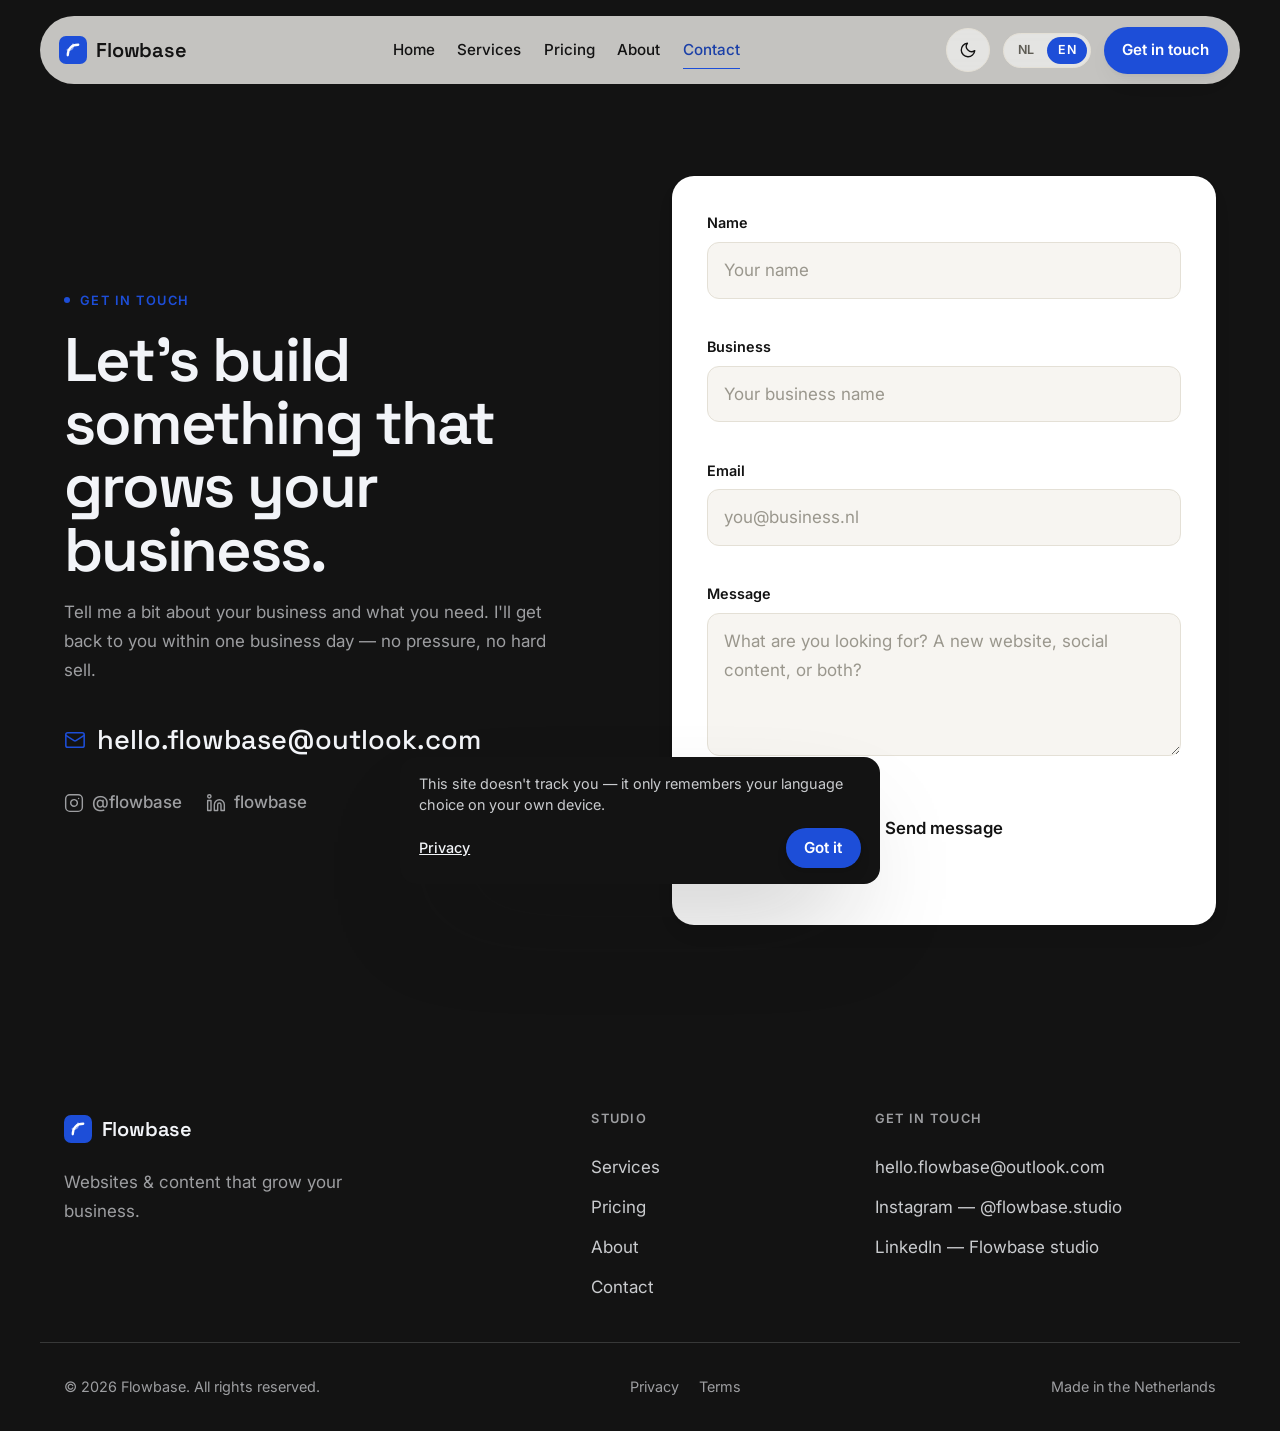
<file: contact.html>
<!DOCTYPE html>
<html lang="en" data-page="contact">
<head>
  <meta charset="UTF-8" />
  <meta name="viewport" content="width=device-width, initial-scale=1.0" />
  <title>Contact — Flowbase</title>
  <meta name="description" content="Get in touch with Flowbase — tell me about your business and hear back within one business day. hello.flowbase@outlook.com." />
  <meta name="theme-color" content="#F7F5F1" />

  <meta property="og:type" content="website" />
  <meta property="og:site_name" content="Flowbase" />
  <meta property="og:title" content="Contact — Flowbase" />
  <meta property="og:description" content="Tell me about your business and hear back within one business day. hello.flowbase@outlook.com." />
  <meta property="og:url" content="https://flowbase.nl/contact.html" />
  <meta property="og:image" content="https://flowbase.nl/assets/img/og-image.jpg" />
  <meta name="twitter:card" content="summary_large_image" />
  <meta name="twitter:image" content="https://flowbase.nl/assets/img/og-image.jpg" />

  <link rel="icon" href="assets/img/favicon.svg" type="image/svg+xml" />
  <link rel="apple-touch-icon" href="assets/img/favicon.svg" />
  <link rel="manifest" href="site.webmanifest" />
  <meta name="apple-mobile-web-app-title" content="Flowbase" />
  <meta name="mobile-web-app-capable" content="yes" />

  <script type="speculationrules">
  { "prefetch": [ { "source": "document", "where": { "href_matches": "/*" }, "eagerness": "moderate" } ] }
  </script>

  <link rel="preconnect" href="https://fonts.googleapis.com" />
  <link rel="preconnect" href="https://fonts.gstatic.com" crossorigin />
  <link href="https://fonts.googleapis.com/css2?family=Space+Grotesk:wght@400;500;600;700&family=Inter:wght@400;500;600;700&display=swap" rel="stylesheet" />

  <script>
    (function () {
      try {
        var t = localStorage.getItem('flowbase-theme');
        if (t !== 'dark' && t !== 'light') { t = window.matchMedia && window.matchMedia('(prefers-color-scheme: dark)').matches ? 'dark' : 'light'; }
        if (t === 'dark') document.documentElement.setAttribute('data-theme', 'dark');
      } catch (e) {}
    })();
  </script>

  <link rel="stylesheet" href="assets/css/styles.css" />
</head>
<body>
  <a class="skip-link" href="#main" data-i18n="skip">Skip to content</a>

  <header class="nav" id="nav">
    <div class="nav__inner">
      <a href="index.html" class="brand" aria-label="Flowbase home">
        <span class="brand__mark" aria-hidden="true">
          <svg viewBox="0 0 32 32" width="28" height="28" fill="none">
            <rect width="32" height="32" rx="8" fill="#C2613D"/>
            <path d="M10 22c0-7 4-12 12-12" stroke="#FFFFFF" stroke-width="2.6" stroke-linecap="round"/>
            <path d="M10 16c4 0 6-2 6-6" stroke="#FFFFFF" stroke-width="2.6" stroke-linecap="round" opacity="0.5"/>
          </svg>
        </span>
        <span class="brand__name">Flowbase</span>
      </a>

      <nav class="nav__links" aria-label="Primary">
        <a href="index.html" data-i18n="nav.home">Home</a>
        <a href="services.html" data-i18n="nav.services">Services</a>
        <a href="pricing.html" data-i18n="nav.pricing">Pricing</a>
        <a href="about.html" data-i18n="nav.about">About</a>
        <a href="contact.html" class="is-active" aria-current="page" data-i18n="nav.contact">Contact</a>
      </nav>

      <div class="nav__cta">
        <button type="button" class="theme-toggle" aria-label="Toggle dark mode" aria-pressed="false">
          <svg class="i-moon" viewBox="0 0 24 24" width="18" height="18" fill="none" stroke="currentColor" stroke-width="1.8" stroke-linecap="round" stroke-linejoin="round" aria-hidden="true"><path d="M21 12.79A9 9 0 1 1 11.21 3 7 7 0 0 0 21 12.79z"/></svg>
          <svg class="i-sun" viewBox="0 0 24 24" width="18" height="18" fill="none" stroke="currentColor" stroke-width="1.8" stroke-linecap="round" stroke-linejoin="round" aria-hidden="true"><circle cx="12" cy="12" r="4"/><path d="M12 2v2M12 20v2M4.93 4.93l1.41 1.41M17.66 17.66l1.41 1.41M2 12h2M20 12h2M6.34 17.66l-1.41 1.41M19.07 4.93l-1.41 1.41"/></svg>
        </button>
        <div class="lang-switch" role="group" aria-label="Language / Taal">
          <button type="button" class="lang-switch__btn" data-lang="nl" aria-label="Nederlands" aria-pressed="false">NL</button>
          <button type="button" class="lang-switch__btn" data-lang="en" aria-label="English" aria-pressed="true">EN</button>
        </div>
        <a href="contact.html" class="btn btn--accent btn--sm" data-i18n="nav.cta">Get in touch</a>
      </div>

      <button class="nav__toggle" id="navToggle" aria-label="Open menu" aria-expanded="false" aria-controls="mobileMenu">
        <svg viewBox="0 0 24 24" width="24" height="24" fill="none" stroke="currentColor" stroke-width="1.8" stroke-linecap="round"><path d="M3 12h18M3 6h18M3 18h18"/></svg>
      </button>
    </div>

    <div class="mobile-menu" id="mobileMenu" hidden>
      <nav aria-label="Mobile">
        <a href="index.html" data-i18n="nav.home">Home</a>
        <a href="services.html" data-i18n="nav.services">Services</a>
        <a href="pricing.html" data-i18n="nav.pricing">Pricing</a>
        <a href="about.html" data-i18n="nav.about">About</a>
        <a href="contact.html" class="is-active" aria-current="page" data-i18n="nav.contact">Contact</a>
      </nav>
      <div class="mobile-menu__lang">
        <span data-i18n="nav.language">Language</span>
        <div class="lang-switch" role="group" aria-label="Language / Taal">
          <button type="button" class="lang-switch__btn" data-lang="nl" aria-label="Nederlands" aria-pressed="false">NL</button>
          <button type="button" class="lang-switch__btn" data-lang="en" aria-label="English" aria-pressed="true">EN</button>
        </div>
      </div>
      <div class="mobile-menu__lang">
        <span data-i18n="nav.theme">Theme</span>
        <button type="button" class="theme-toggle" aria-label="Toggle dark mode" aria-pressed="false">
          <svg class="i-moon" viewBox="0 0 24 24" width="18" height="18" fill="none" stroke="currentColor" stroke-width="1.8" stroke-linecap="round" stroke-linejoin="round" aria-hidden="true"><path d="M21 12.79A9 9 0 1 1 11.21 3 7 7 0 0 0 21 12.79z"/></svg>
          <svg class="i-sun" viewBox="0 0 24 24" width="18" height="18" fill="none" stroke="currentColor" stroke-width="1.8" stroke-linecap="round" stroke-linejoin="round" aria-hidden="true"><circle cx="12" cy="12" r="4"/><path d="M12 2v2M12 20v2M4.93 4.93l1.41 1.41M17.66 17.66l1.41 1.41M2 12h2M20 12h2M6.34 17.66l-1.41 1.41M19.07 4.93l-1.41 1.41"/></svg>
        </button>
      </div>
      <a href="contact.html" class="btn btn--accent btn--block" data-i18n="nav.cta">Get in touch</a>
    </div>
  </header>

  <main id="main">
    <section class="section--dark contact contact--page" aria-labelledby="contact-title">
      <div class="container contact__inner">
        <div class="contact__intro">
          <p class="eyebrow eyebrow--light reveal"><span class="eyebrow__dot" aria-hidden="true"></span><span data-i18n="contact.eyebrow">Get in touch</span></p>
          <h1 class="section__title reveal" id="contact-title" data-i18n="contact.title">Let's build something that grows your business.</h1>
          <p class="contact__lead reveal" data-i18n="contact.lead">Tell me a bit about your business and what you need. I'll get back to you within one business day — no pressure, no hard sell.</p>

          <a class="contact__email reveal" href="mailto:hello.flowbase@outlook.com">
            <svg viewBox="0 0 24 24" width="22" height="22" fill="none" stroke="currentColor" stroke-width="1.7" stroke-linecap="round" stroke-linejoin="round" aria-hidden="true"><rect x="2" y="4" width="20" height="16" rx="2"/><path d="m22 7-8.97 5.7a1.94 1.94 0 0 1-2.06 0L2 7"/></svg>
            hello.flowbase@outlook.com
          </a>

          <div class="contact__socials reveal">
            <a href="https://www.instagram.com/flowbase.studio/" target="_blank" rel="noopener" aria-label="Flowbase on Instagram">
              <svg viewBox="0 0 24 24" width="20" height="20" fill="none" stroke="currentColor" stroke-width="1.7" stroke-linecap="round" stroke-linejoin="round" aria-hidden="true"><rect x="2" y="2" width="20" height="20" rx="5"/><path d="M16 11.37A4 4 0 1 1 12.63 8 4 4 0 0 1 16 11.37z"/><line x1="17.5" y1="6.5" x2="17.51" y2="6.5"/></svg>
              @flowbase
            </a>
            <a href="https://www.linkedin.com/in/flowbase-studio-45427a419/" target="_blank" rel="noopener" aria-label="Flowbase on LinkedIn">
              <svg viewBox="0 0 24 24" width="20" height="20" fill="none" stroke="currentColor" stroke-width="1.7" stroke-linecap="round" stroke-linejoin="round" aria-hidden="true"><path d="M16 8a6 6 0 0 1 6 6v7h-4v-7a2 2 0 0 0-2-2 2 2 0 0 0-2 2v7h-4v-7a6 6 0 0 1 6-6z"/><rect x="2" y="9" width="4" height="12"/><circle cx="4" cy="4" r="2"/></svg>
              flowbase
            </a>
          </div>
          <a class="btn btn--light contact__book reveal" id="bookCall" target="_blank" rel="noopener" hidden data-i18n="contact.book">Book a free 30-min call</a>
        </div>

        <form class="contact__form card" id="contactForm" novalidate>
          <!-- spam honeypot: real users never fill this -->
          <input type="checkbox" name="botcheck" class="visually-hidden" tabindex="-1" autocomplete="off" aria-hidden="true" />
          <div class="field">
            <label for="name" data-i18n="contact.fname">Name</label>
            <input type="text" id="name" name="name" autocomplete="name" required placeholder="Your name" data-i18n-placeholder="ph.name" />
            <span class="field__error" data-for="name"></span>
          </div>
          <div class="field">
            <label for="business" data-i18n="contact.fbusiness">Business</label>
            <input type="text" id="business" name="business" autocomplete="organization" required placeholder="Your business name" data-i18n-placeholder="ph.business" />
            <span class="field__error" data-for="business"></span>
          </div>
          <div class="field">
            <label for="email" data-i18n="contact.femail">Email</label>
            <input type="email" id="email" name="email" autocomplete="email" required placeholder="you@business.nl" data-i18n-placeholder="ph.email" />
            <span class="field__error" data-for="email"></span>
          </div>
          <div class="field">
            <label for="message" data-i18n="contact.fmessage">Message</label>
            <textarea id="message" name="message" rows="4" required placeholder="What are you looking for? A new website, social content, or both?" data-i18n-placeholder="ph.message"></textarea>
            <span class="field__error" data-for="message"></span>
          </div>
          <button type="submit" class="btn btn--light btn--block btn--lg" data-i18n="contact.send">Send message</button>
          <p class="form__note" id="formNote" role="status" aria-live="polite"></p>
          <div class="form__sent" id="formSent" role="status" aria-live="polite" hidden>
            <span class="form__sent-icon" aria-hidden="true">
              <svg viewBox="0 0 24 24" width="30" height="30" fill="none" stroke="currentColor" stroke-width="2.4" stroke-linecap="round" stroke-linejoin="round"><path d="M20 6 9 17l-5-5"/></svg>
            </span>
            <h3 data-i18n="form.sentTitle">Message sent!</h3>
            <p id="formSentMsg"></p>
          </div>
        </form>
      </div>
    </section>
  </main>

  <footer class="footer section--dark">
    <div class="container footer__inner">
      <div class="footer__brand">
        <a href="index.html" class="brand brand--light" aria-label="Flowbase home">
          <span class="brand__mark" aria-hidden="true">
            <svg viewBox="0 0 32 32" width="28" height="28" fill="none">
              <rect width="32" height="32" rx="8" fill="#C2613D"/>
              <path d="M10 22c0-7 4-12 12-12" stroke="#FFFFFF" stroke-width="2.6" stroke-linecap="round"/>
              <path d="M10 16c4 0 6-2 6-6" stroke="#FFFFFF" stroke-width="2.6" stroke-linecap="round" opacity="0.5"/>
            </svg>
          </span>
          <span class="brand__name">Flowbase</span>
        </a>
        <p class="footer__tag" data-i18n="footer.tag">Websites &amp; content that grow your business.</p>
      </div>
      <nav class="footer__nav" aria-label="Footer">
        <h4 data-i18n="footer.studio">Studio</h4>
        <a href="services.html" data-i18n="nav.services">Services</a>
        <a href="pricing.html" data-i18n="nav.pricing">Pricing</a>
        <a href="about.html" data-i18n="nav.about">About</a>
        <a href="contact.html" data-i18n="nav.contact">Contact</a>
      </nav>
      <div class="footer__contact">
        <h4 data-i18n="footer.getintouch">Get in touch</h4>
        <a href="mailto:hello.flowbase@outlook.com">hello.flowbase@outlook.com</a>
        <a href="https://www.instagram.com/flowbase.studio/" target="_blank" rel="noopener">Instagram — @flowbase.studio</a>
        <a href="https://www.linkedin.com/in/flowbase-studio-45427a419/" target="_blank" rel="noopener">LinkedIn — Flowbase studio</a>
      </div>
    </div>
    <div class="container footer__bottom">
      <p>© <span id="year">2026</span> Flowbase. <span data-i18n="footer.rights">All rights reserved.</span></p>
      <nav class="footer__legal" aria-label="Legal">
        <a href="privacy.html" data-i18n="footer.privacy">Privacy</a>
        <a href="terms.html" data-i18n="footer.terms">Terms</a>
      </nav>
      <p data-i18n="footer.madein">Made in the Netherlands</p>
    </div>
  </footer>

  <a class="wa-float" id="waFloat" target="_blank" rel="noopener" aria-label="Chat on WhatsApp" hidden>
    <svg viewBox="0 0 24 24" width="26" height="26" fill="currentColor" aria-hidden="true"><path d="M17.5 14.38c-.3-.15-1.76-.87-2.03-.97-.27-.1-.47-.15-.67.15s-.77.97-.94 1.17c-.17.2-.35.22-.65.07-.3-.15-1.26-.46-2.4-1.48-.89-.79-1.49-1.77-1.66-2.07-.17-.3-.02-.46.13-.61.13-.13.3-.35.45-.52.15-.17.2-.3.3-.5.1-.2.05-.37-.02-.52-.08-.15-.67-1.61-.92-2.21-.24-.58-.49-.5-.67-.51h-.57c-.2 0-.52.07-.79.37-.27.3-1.04 1.01-1.04 2.47 0 1.46 1.06 2.87 1.21 3.07.15.2 2.09 3.2 5.07 4.49.71.3 1.26.49 1.69.62.71.23 1.36.2 1.87.12.57-.08 1.76-.72 2-1.41.25-.69.25-1.28.17-1.41-.07-.13-.27-.2-.57-.35z"/><path d="M12 2a10 10 0 0 0-8.6 15.08L2 22l5.05-1.32A10 10 0 1 0 12 2zm0 18.2c-1.5 0-2.97-.4-4.25-1.16l-.3-.18-3 .79.8-2.93-.2-.3A8.2 8.2 0 1 1 12 20.2z"/></svg>
  </a>

  <div class="mobile-bar" id="mobileBar">
    <a href="contact.html" class="btn btn--accent mobile-bar__cta" data-i18n="nav.cta">Get in touch</a>
    <a class="mobile-bar__wa" id="waBar" target="_blank" rel="noopener" aria-label="WhatsApp" hidden>
      <svg viewBox="0 0 24 24" width="24" height="24" fill="currentColor" aria-hidden="true"><path d="M17.5 14.38c-.3-.15-1.76-.87-2.03-.97-.27-.1-.47-.15-.67.15s-.77.97-.94 1.17c-.17.2-.35.22-.65.07-.3-.15-1.26-.46-2.4-1.48-.89-.79-1.49-1.77-1.66-2.07-.17-.3-.02-.46.13-.61.13-.13.3-.35.45-.52.15-.17.2-.3.3-.5.1-.2.05-.37-.02-.52-.08-.15-.67-1.61-.92-2.21-.24-.58-.49-.5-.67-.51h-.57c-.2 0-.52.07-.79.37-.27.3-1.04 1.01-1.04 2.47 0 1.46 1.06 2.87 1.21 3.07.15.2 2.09 3.2 5.07 4.49.71.3 1.26.49 1.69.62.71.23 1.36.2 1.87.12.57-.08 1.76-.72 2-1.41.25-.69.25-1.28.17-1.41-.07-.13-.27-.2-.57-.35z"/><path d="M12 2a10 10 0 0 0-8.6 15.08L2 22l5.05-1.32A10 10 0 1 0 12 2zm0 18.2c-1.5 0-2.97-.4-4.25-1.16l-.3-.18-3 .79.8-2.93-.2-.3A8.2 8.2 0 1 1 12 20.2z"/></svg>
    </a>
  </div>

  <button class="to-top" id="toTop" type="button" aria-label="Back to top" hidden>
    <svg viewBox="0 0 24 24" width="22" height="22" fill="none" stroke="currentColor" stroke-width="2" stroke-linecap="round" stroke-linejoin="round" aria-hidden="true"><path d="M12 19V5M5 12l7-7 7 7"/></svg>
  </button>

  <div class="cookie" id="cookieNote" role="region" aria-label="Privacy notice" hidden>
    <p data-i18n="cookie.text">This site doesn't track you — it only remembers your language choice on your own device.</p>
    <div class="cookie__actions">
      <a href="privacy.html" class="cookie__link" data-i18n="cookie.link">Privacy</a>
      <button class="btn btn--accent btn--sm" id="cookieOk" type="button" data-i18n="cookie.ok">Got it</button>
    </div>
  </div>

  <script src="assets/js/script.js"></script>
</body>
</html>
</file>
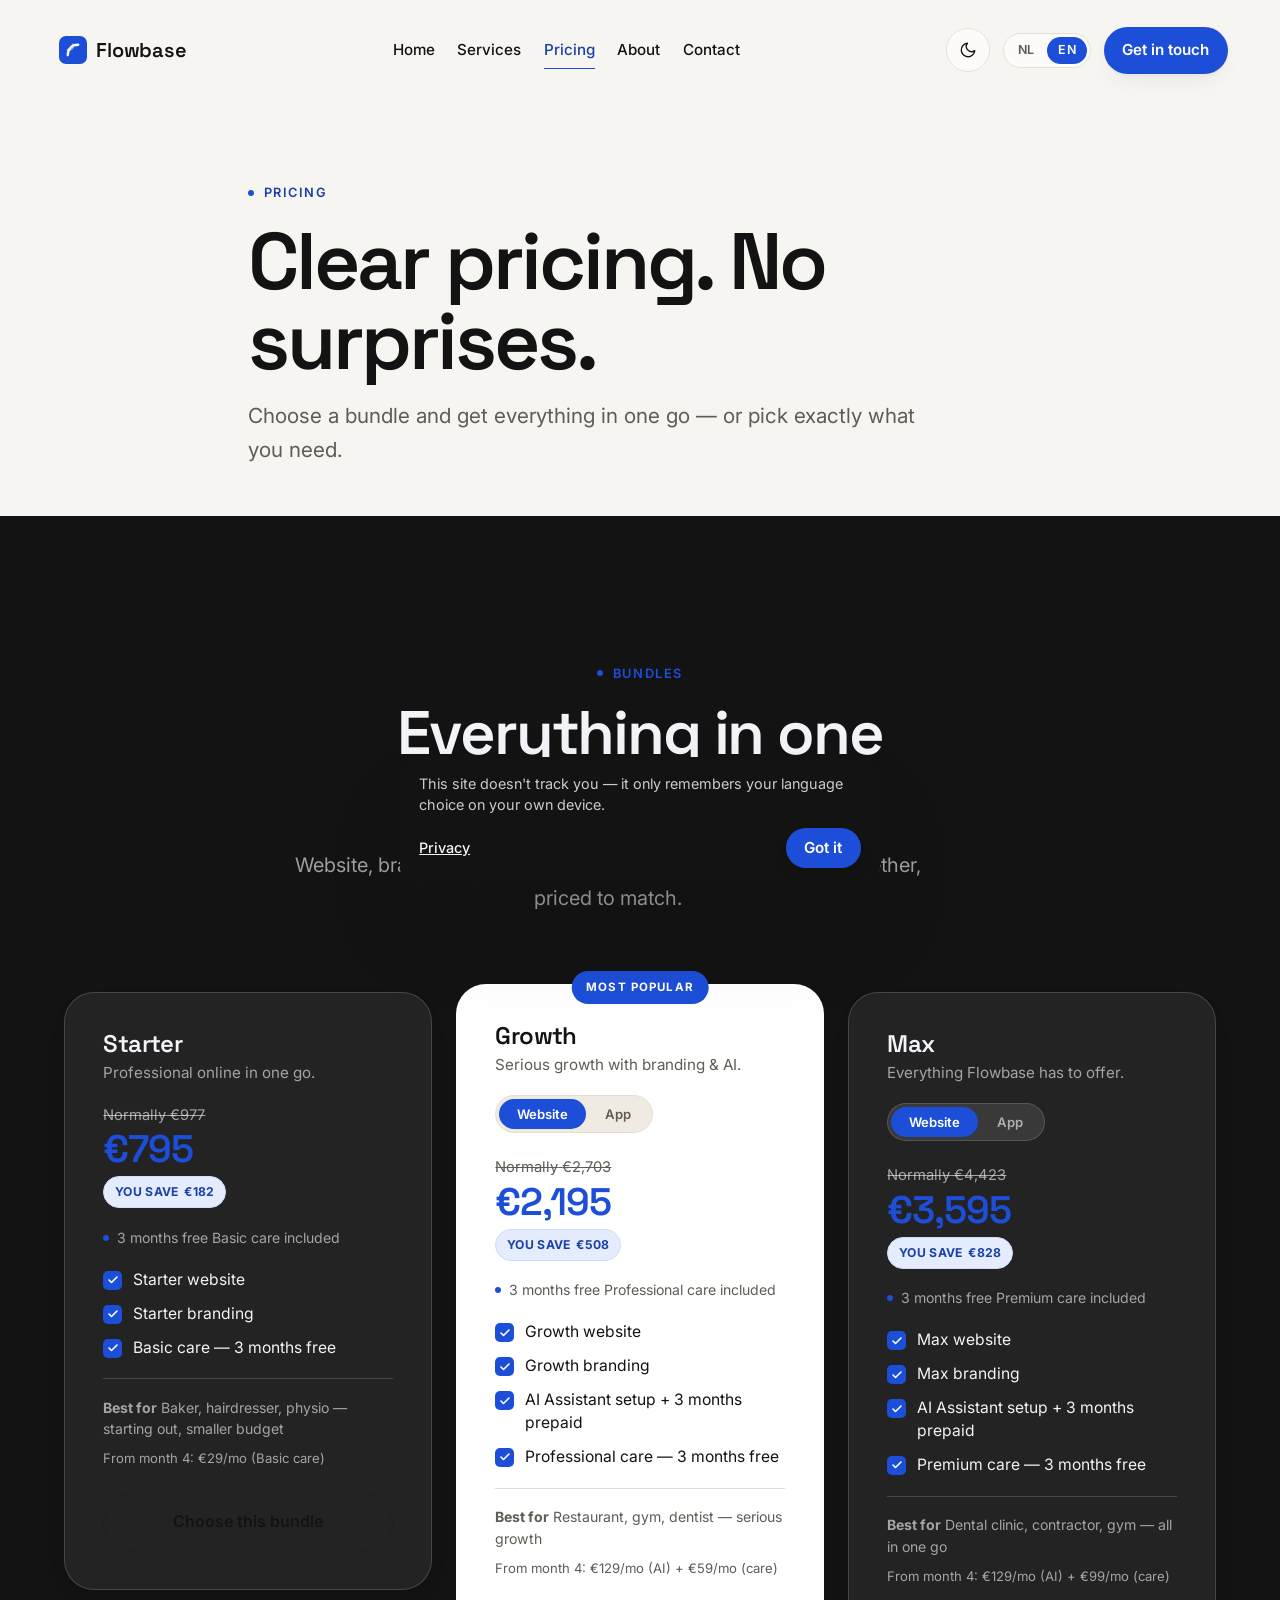
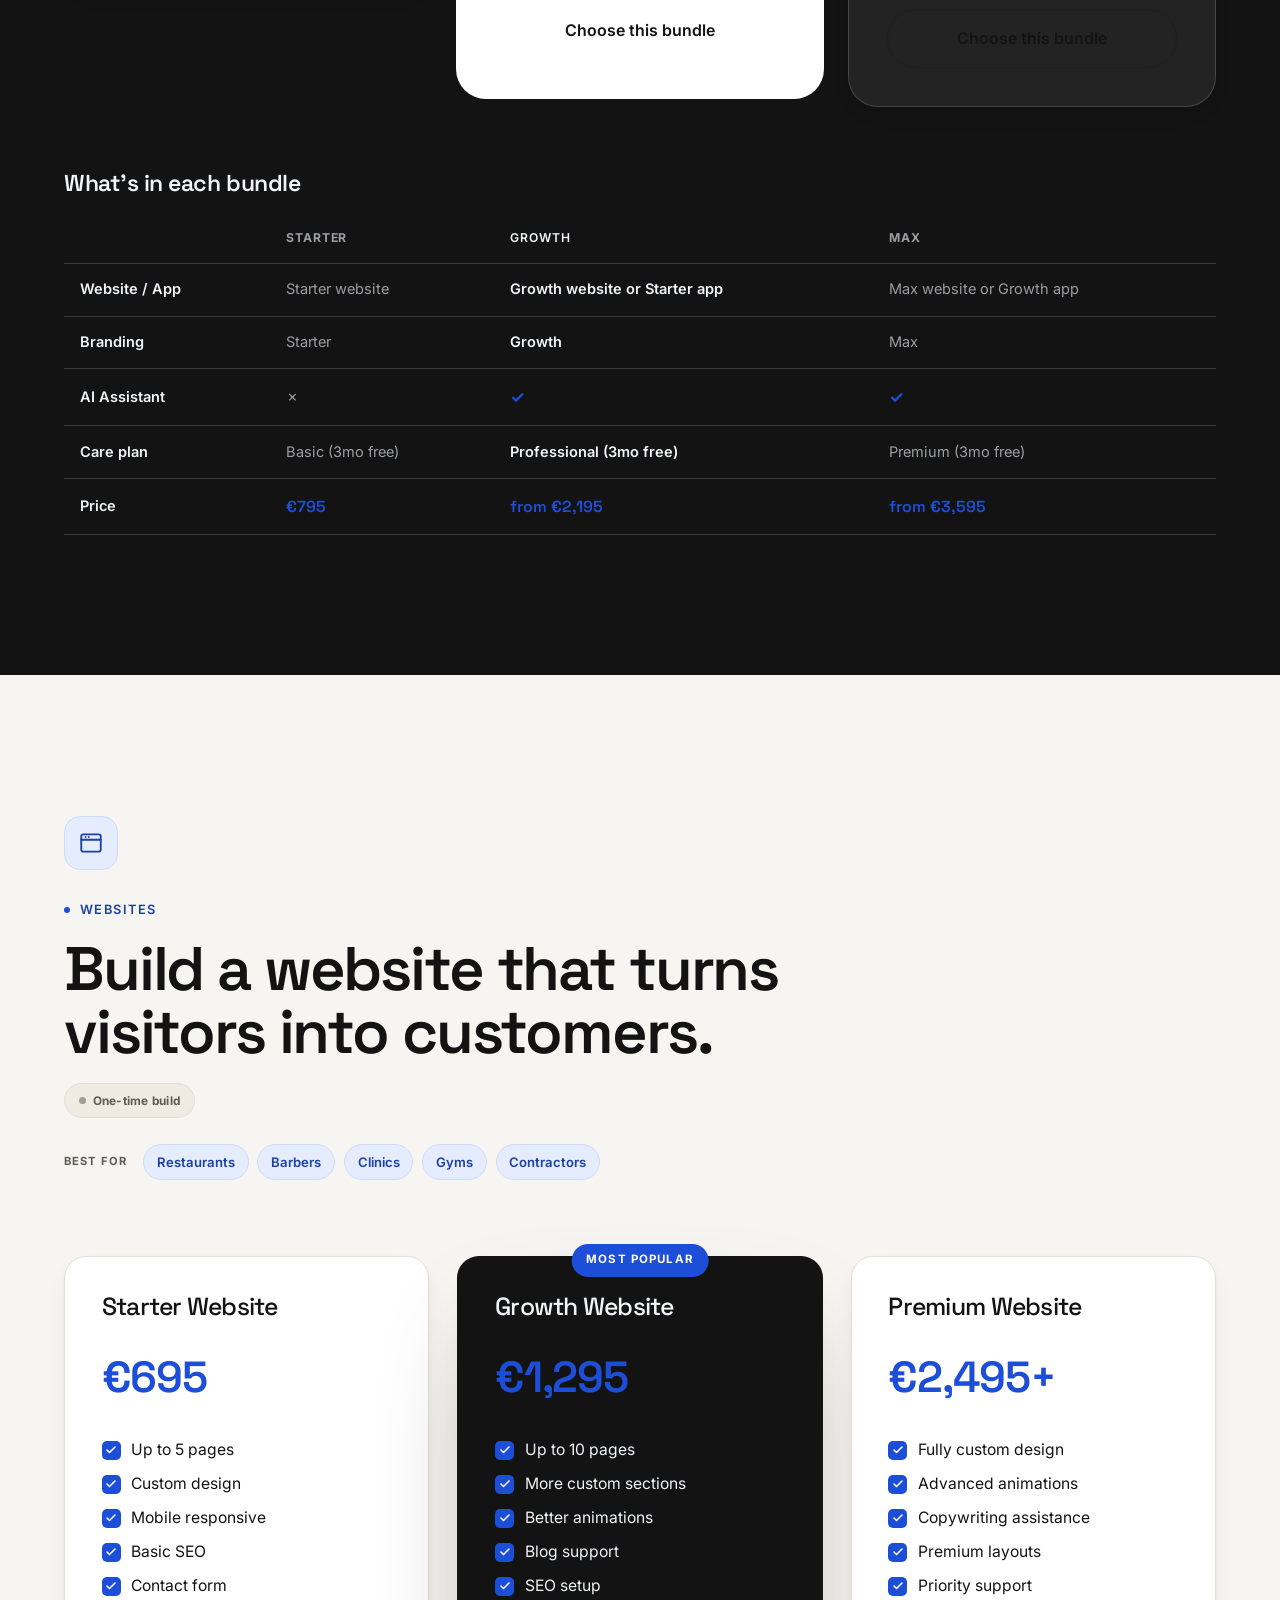
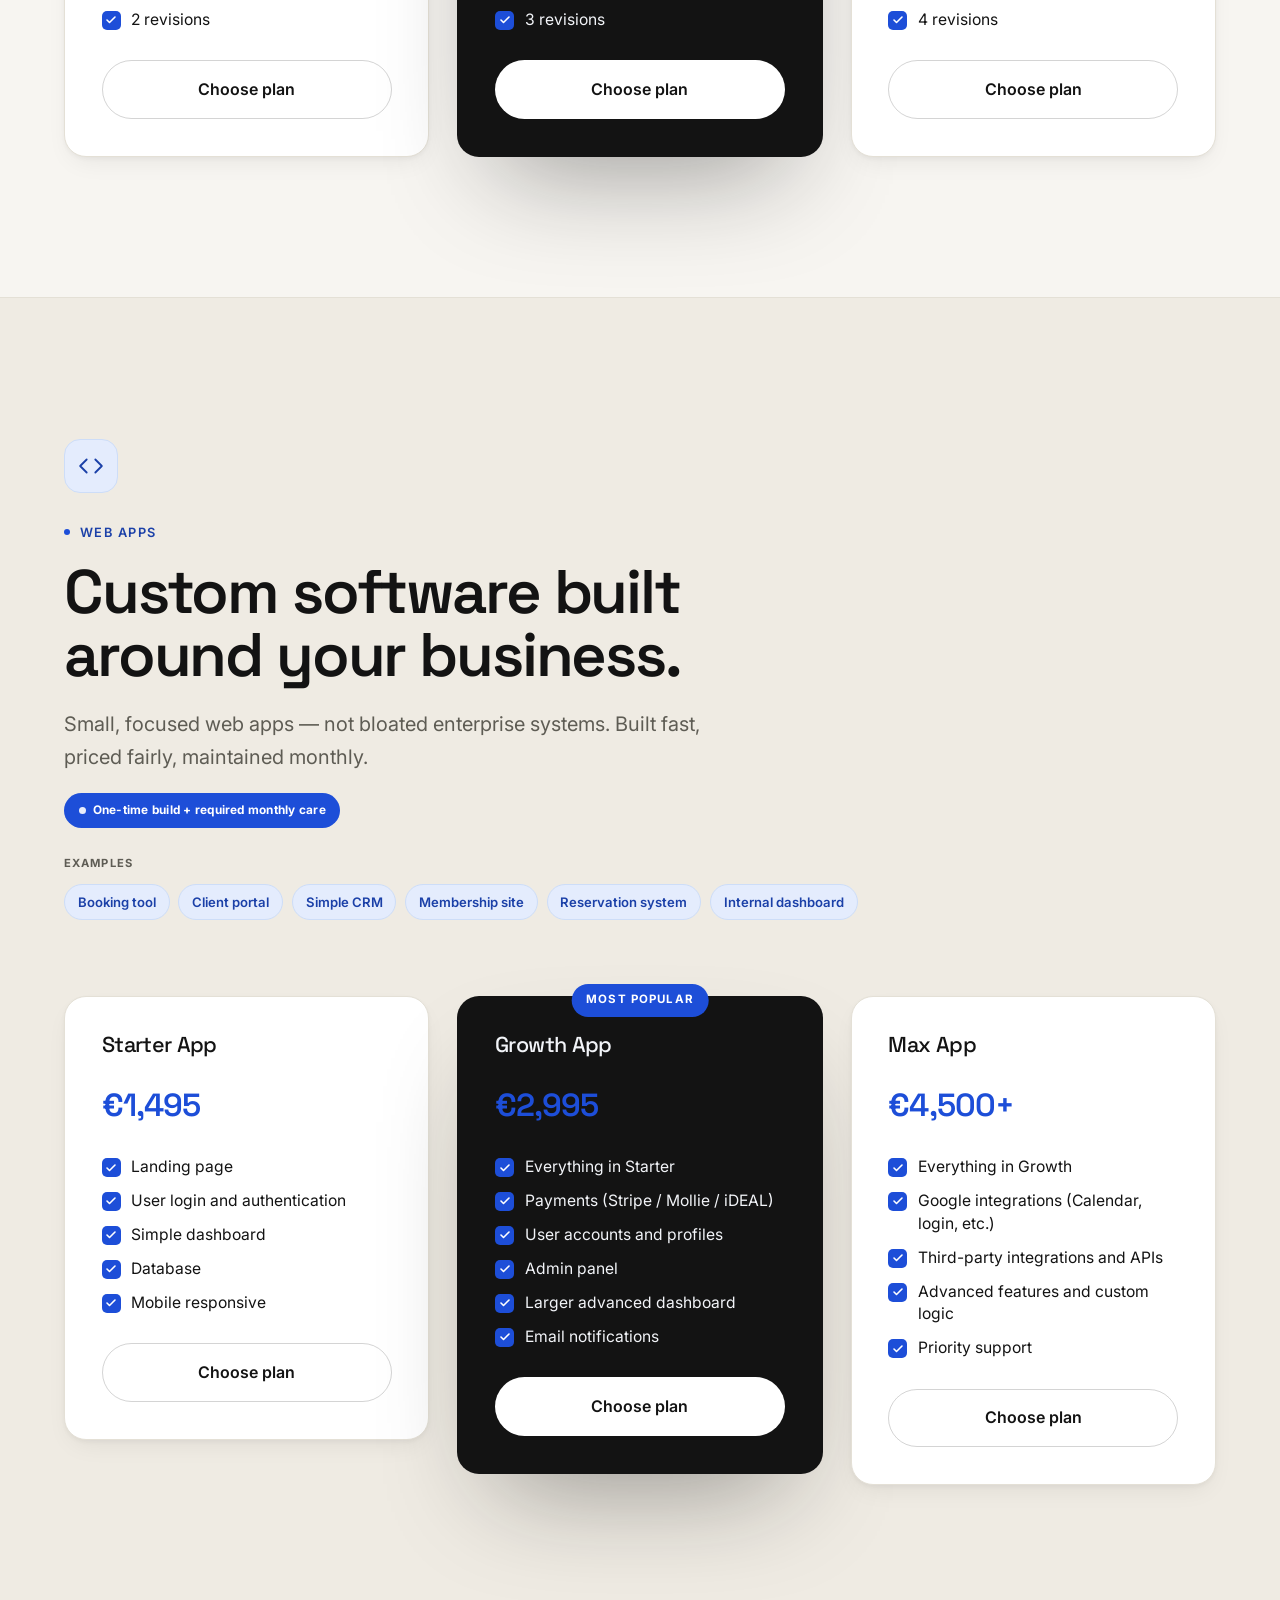
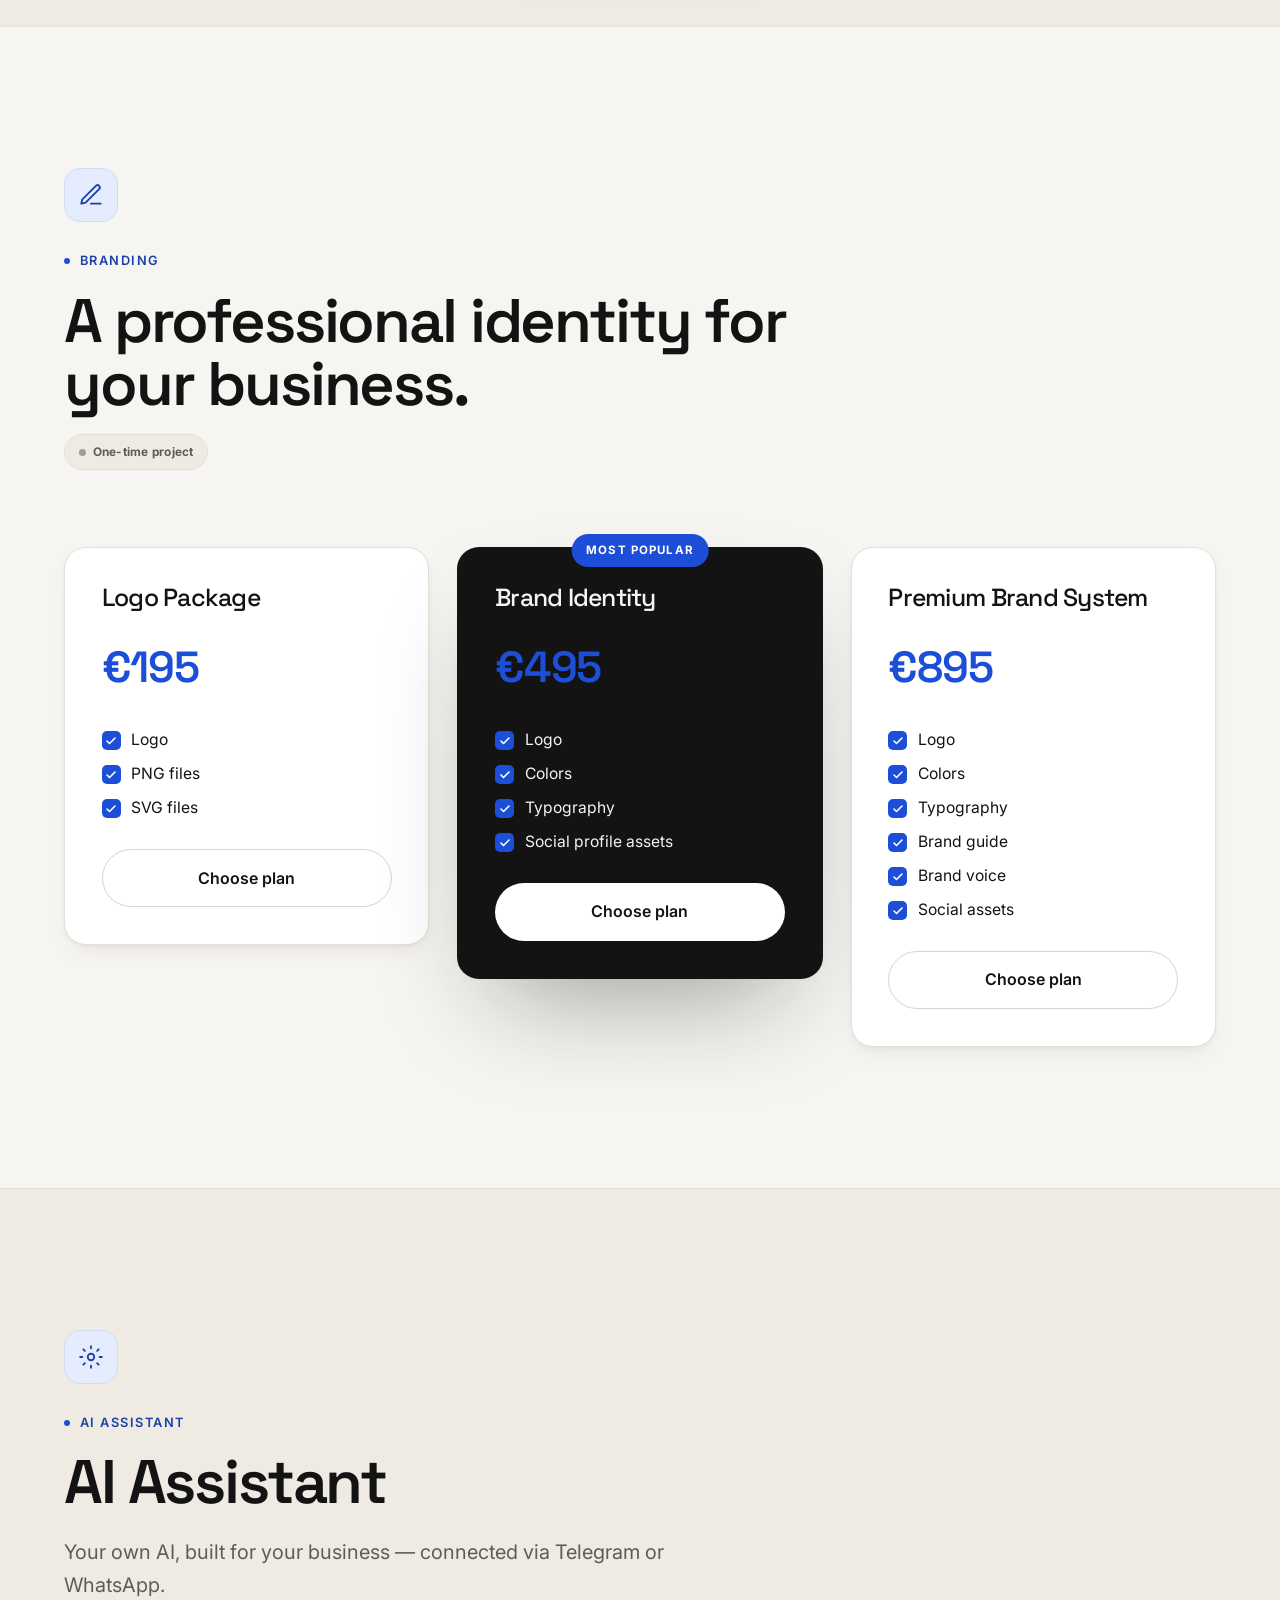
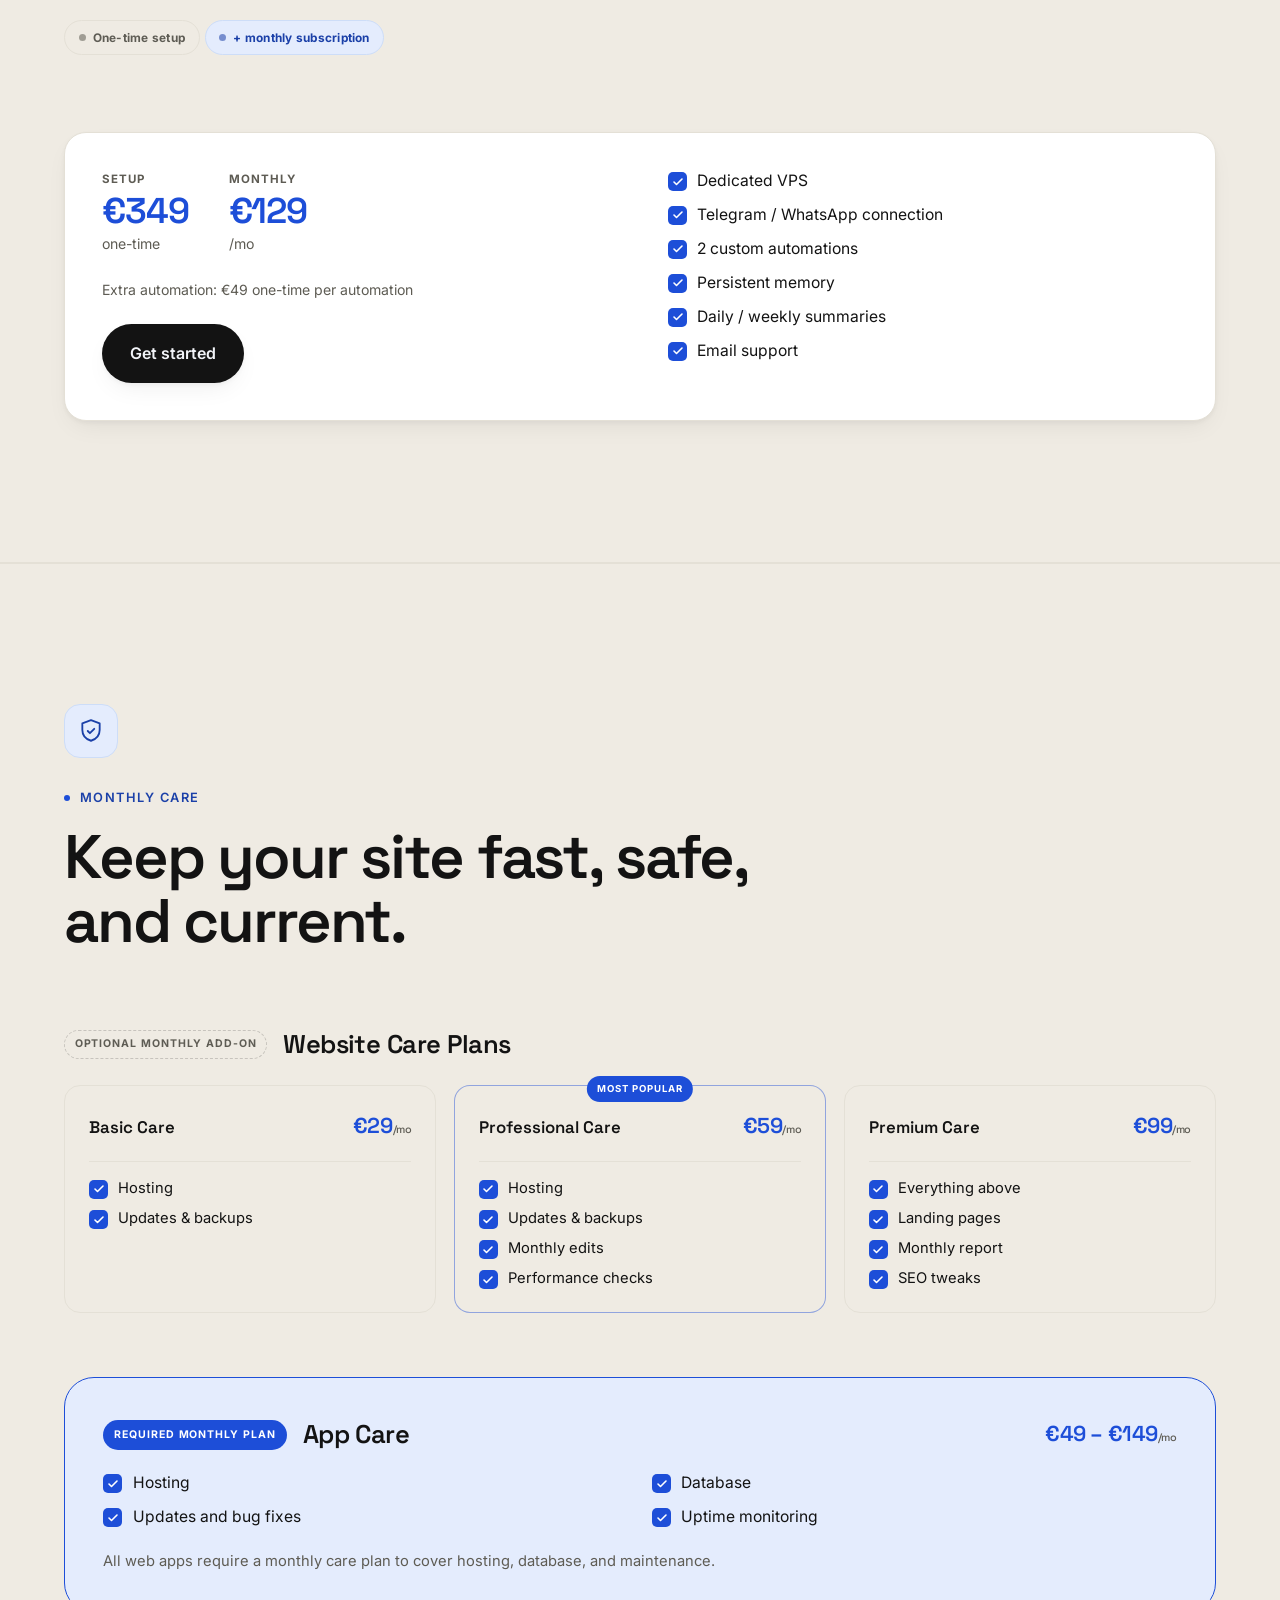
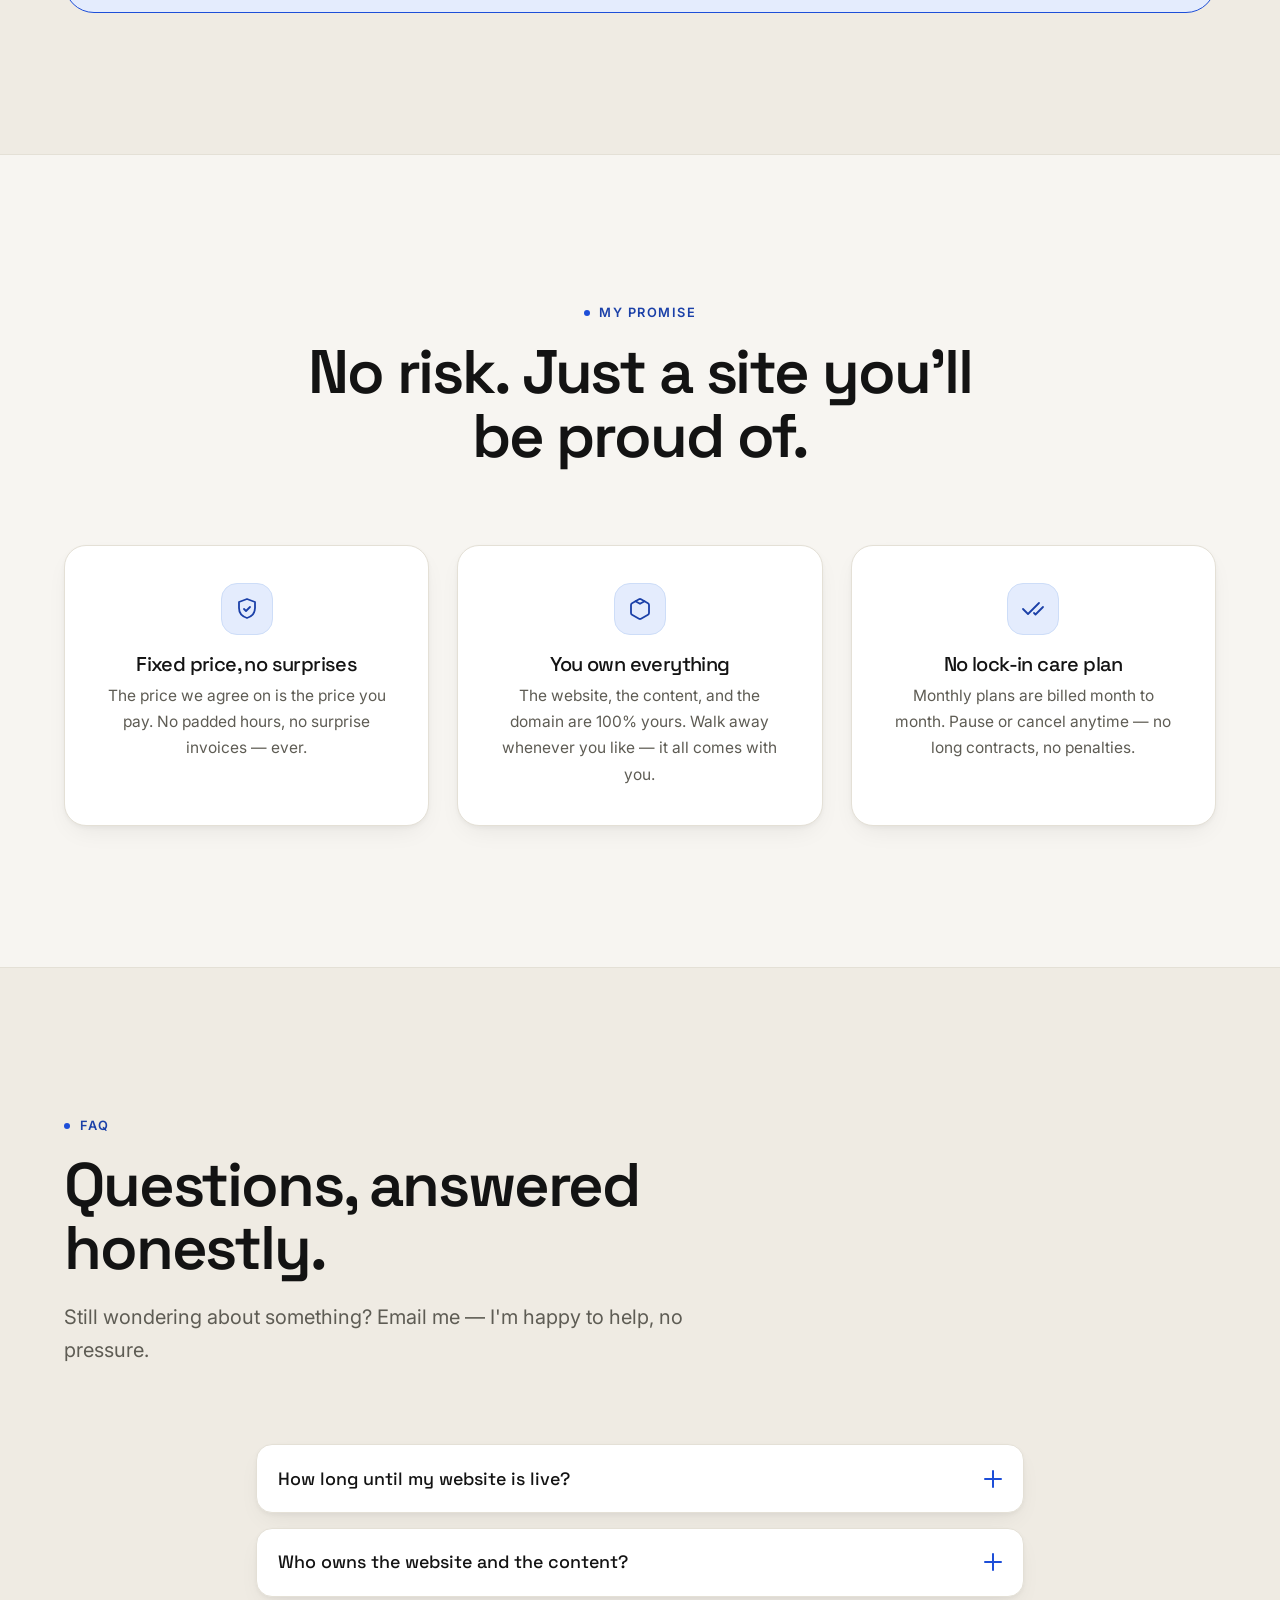
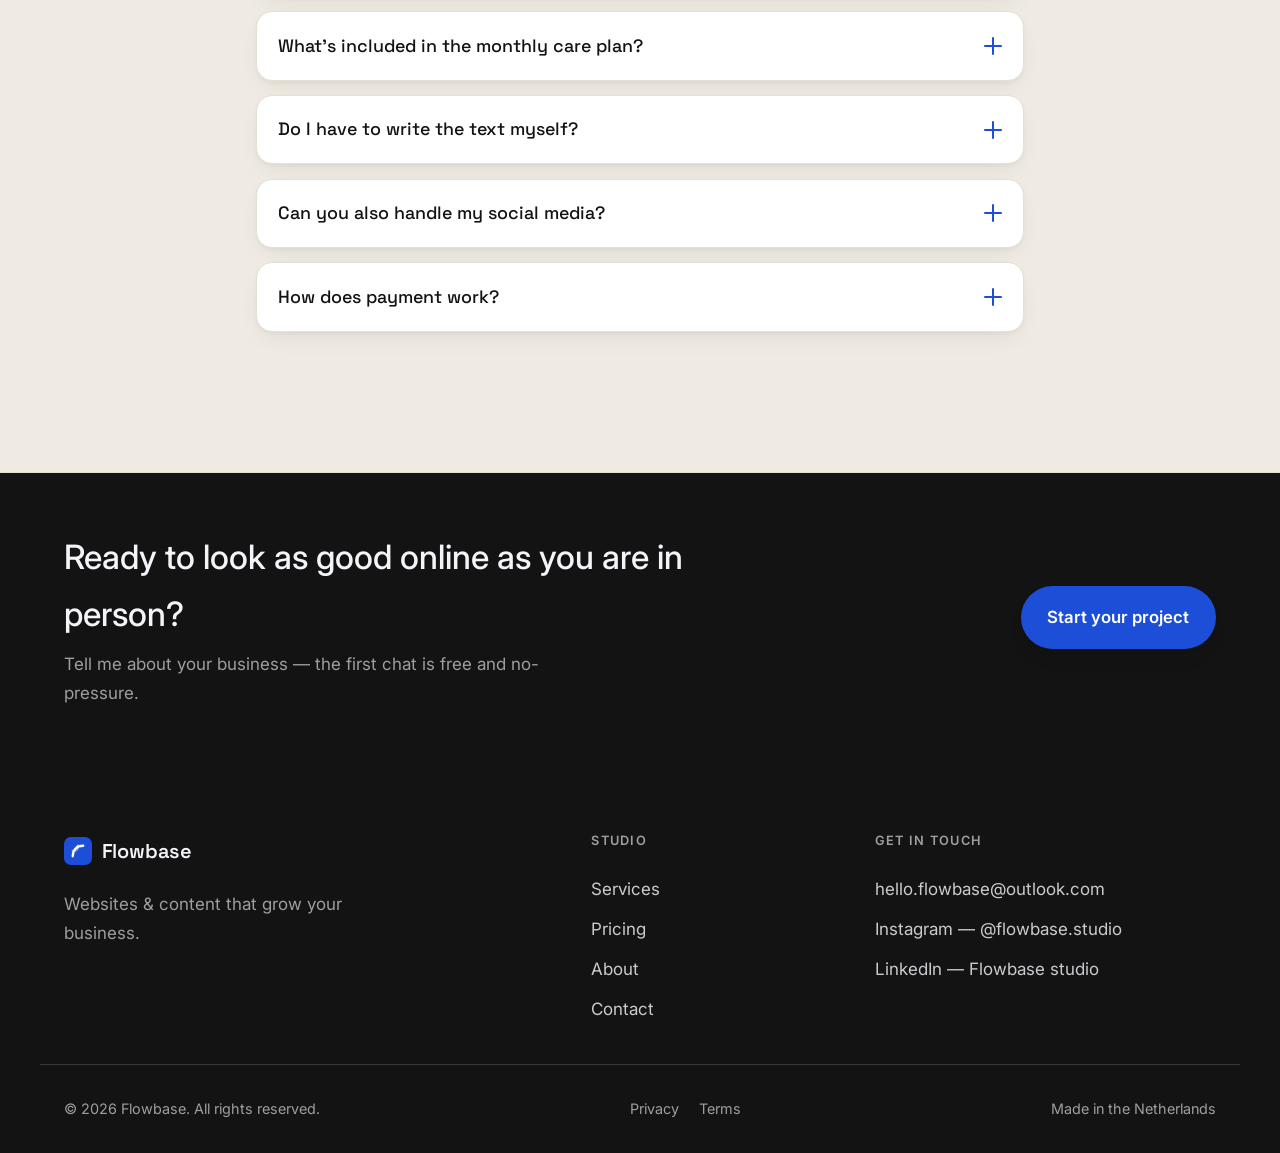
<file: pricing.html>
<!DOCTYPE html>
<html lang="en" data-page="pricing">
<head>
  <meta charset="UTF-8" />
  <meta name="viewport" content="width=device-width, initial-scale=1.0" />
  <title>Pricing — Flowbase</title>
  <meta name="description" content="Clear, honest pricing for websites, branding, social content, and custom web apps — for local businesses in the Netherlands. No surprises." />
  <meta name="theme-color" content="#F7F5F1" />

  <meta property="og:type" content="website" />
  <meta property="og:site_name" content="Flowbase" />
  <meta property="og:title" content="Pricing — Flowbase" />
  <meta property="og:description" content="Websites, branding, social content, and custom web apps — clear pricing, no surprises." />
  <meta property="og:url" content="https://flowbase.nl/pricing.html" />
  <meta property="og:image" content="https://flowbase.nl/assets/img/og-image.jpg" />
  <meta name="twitter:card" content="summary_large_image" />
  <meta name="twitter:image" content="https://flowbase.nl/assets/img/og-image.jpg" />

  <link rel="icon" href="assets/img/favicon.svg" type="image/svg+xml" />
  <link rel="apple-touch-icon" href="assets/img/favicon.svg" />
  <link rel="manifest" href="site.webmanifest" />
  <meta name="apple-mobile-web-app-title" content="Flowbase" />
  <meta name="mobile-web-app-capable" content="yes" />

  <!-- FAQ rich results -->
  <script type="application/ld+json">
  {
    "@context": "https://schema.org",
    "@type": "FAQPage",
    "mainEntity": [
      { "@type": "Question", "name": "How long until my website is live?", "acceptedAnswer": { "@type": "Answer", "text": "Most sites go live in around two weeks once I have your content. Bigger builds with booking or logins take a little longer — you'll always get a clear timeline upfront." } },
      { "@type": "Question", "name": "Who owns the website and the content?", "acceptedAnswer": { "@type": "Answer", "text": "You do — completely. The site, the copy, the images, and the domain are yours. There's no lock-in and nothing held hostage." } },
      { "@type": "Question", "name": "What's included in the monthly care plan?", "acceptedAnswer": { "@type": "Answer", "text": "Hosting, security, backups, software updates, and small content tweaks — so your site stays fast, safe, and current without you having to think about it." } },
      { "@type": "Question", "name": "Do I have to write the text myself?", "acceptedAnswer": { "@type": "Answer", "text": "No. I draft the copy and structure based on our chat about your business — you just review and approve. Good writing is part of the job." } },
      { "@type": "Question", "name": "Can you also handle my social media?", "acceptedAnswer": { "@type": "Answer", "text": "Yes — that's the content side of Flowbase. Posts and reels, done for you every month, either on their own or bundled with your care plan." } },
      { "@type": "Question", "name": "How does payment work?", "acceptedAnswer": { "@type": "Answer", "text": "A deposit to get started and the rest on completion for the build. Monthly plans are billed month to month, and you can cancel whenever you like." } }
    ]
  }
  </script>

  <script type="speculationrules">
  { "prefetch": [ { "source": "document", "where": { "href_matches": "/*" }, "eagerness": "moderate" } ] }
  </script>

  <link rel="preconnect" href="https://fonts.googleapis.com" />
  <link rel="preconnect" href="https://fonts.gstatic.com" crossorigin />
  <link href="https://fonts.googleapis.com/css2?family=Space+Grotesk:wght@400;500;600;700&family=Inter:wght@400;500;600;700&display=swap" rel="stylesheet" />

  <script>
    (function () {
      try {
        var t = localStorage.getItem('flowbase-theme');
        if (t !== 'dark' && t !== 'light') { t = window.matchMedia && window.matchMedia('(prefers-color-scheme: dark)').matches ? 'dark' : 'light'; }
        if (t === 'dark') document.documentElement.setAttribute('data-theme', 'dark');
      } catch (e) {}
    })();
  </script>

  <link rel="stylesheet" href="assets/css/styles.css" />
</head>
<body>
  <a class="skip-link" href="#main" data-i18n="skip">Skip to content</a>

  <header class="nav" id="nav">
    <div class="nav__inner">
      <a href="index.html" class="brand" aria-label="Flowbase home">
        <span class="brand__mark" aria-hidden="true">
          <svg viewBox="0 0 32 32" width="28" height="28" fill="none">
            <rect width="32" height="32" rx="8" fill="#C2613D"/>
            <path d="M10 22c0-7 4-12 12-12" stroke="#FFFFFF" stroke-width="2.6" stroke-linecap="round"/>
            <path d="M10 16c4 0 6-2 6-6" stroke="#FFFFFF" stroke-width="2.6" stroke-linecap="round" opacity="0.5"/>
          </svg>
        </span>
        <span class="brand__name">Flowbase</span>
      </a>

      <nav class="nav__links" aria-label="Primary">
        <a href="index.html" data-i18n="nav.home">Home</a>
        <a href="services.html" data-i18n="nav.services">Services</a>
        <a href="pricing.html" class="is-active" aria-current="page" data-i18n="nav.pricing">Pricing</a>
        <a href="about.html" data-i18n="nav.about">About</a>
        <a href="contact.html" data-i18n="nav.contact">Contact</a>
      </nav>

      <div class="nav__cta">
        <button type="button" class="theme-toggle" aria-label="Toggle dark mode" aria-pressed="false">
          <svg class="i-moon" viewBox="0 0 24 24" width="18" height="18" fill="none" stroke="currentColor" stroke-width="1.8" stroke-linecap="round" stroke-linejoin="round" aria-hidden="true"><path d="M21 12.79A9 9 0 1 1 11.21 3 7 7 0 0 0 21 12.79z"/></svg>
          <svg class="i-sun" viewBox="0 0 24 24" width="18" height="18" fill="none" stroke="currentColor" stroke-width="1.8" stroke-linecap="round" stroke-linejoin="round" aria-hidden="true"><circle cx="12" cy="12" r="4"/><path d="M12 2v2M12 20v2M4.93 4.93l1.41 1.41M17.66 17.66l1.41 1.41M2 12h2M20 12h2M6.34 17.66l-1.41 1.41M19.07 4.93l-1.41 1.41"/></svg>
        </button>
        <div class="lang-switch" role="group" aria-label="Language / Taal">
          <button type="button" class="lang-switch__btn" data-lang="nl" aria-label="Nederlands" aria-pressed="false">NL</button>
          <button type="button" class="lang-switch__btn" data-lang="en" aria-label="English" aria-pressed="true">EN</button>
        </div>
        <a href="contact.html" class="btn btn--accent btn--sm" data-i18n="nav.cta">Get in touch</a>
      </div>

      <button class="nav__toggle" id="navToggle" aria-label="Open menu" aria-expanded="false" aria-controls="mobileMenu">
        <svg viewBox="0 0 24 24" width="24" height="24" fill="none" stroke="currentColor" stroke-width="1.8" stroke-linecap="round"><path d="M3 12h18M3 6h18M3 18h18"/></svg>
      </button>
    </div>

    <div class="mobile-menu" id="mobileMenu" hidden>
      <nav aria-label="Mobile">
        <a href="index.html" data-i18n="nav.home">Home</a>
        <a href="services.html" data-i18n="nav.services">Services</a>
        <a href="pricing.html" class="is-active" aria-current="page" data-i18n="nav.pricing">Pricing</a>
        <a href="about.html" data-i18n="nav.about">About</a>
        <a href="contact.html" data-i18n="nav.contact">Contact</a>
      </nav>
      <div class="mobile-menu__lang">
        <span data-i18n="nav.language">Language</span>
        <div class="lang-switch" role="group" aria-label="Language / Taal">
          <button type="button" class="lang-switch__btn" data-lang="nl" aria-label="Nederlands" aria-pressed="false">NL</button>
          <button type="button" class="lang-switch__btn" data-lang="en" aria-label="English" aria-pressed="true">EN</button>
        </div>
      </div>
      <div class="mobile-menu__lang">
        <span data-i18n="nav.theme">Theme</span>
        <button type="button" class="theme-toggle" aria-label="Toggle dark mode" aria-pressed="false">
          <svg class="i-moon" viewBox="0 0 24 24" width="18" height="18" fill="none" stroke="currentColor" stroke-width="1.8" stroke-linecap="round" stroke-linejoin="round" aria-hidden="true"><path d="M21 12.79A9 9 0 1 1 11.21 3 7 7 0 0 0 21 12.79z"/></svg>
          <svg class="i-sun" viewBox="0 0 24 24" width="18" height="18" fill="none" stroke="currentColor" stroke-width="1.8" stroke-linecap="round" stroke-linejoin="round" aria-hidden="true"><circle cx="12" cy="12" r="4"/><path d="M12 2v2M12 20v2M4.93 4.93l1.41 1.41M17.66 17.66l1.41 1.41M2 12h2M20 12h2M6.34 17.66l-1.41 1.41M19.07 4.93l-1.41 1.41"/></svg>
        </button>
      </div>
      <a href="contact.html" class="btn btn--accent btn--block" data-i18n="nav.cta">Get in touch</a>
    </div>
  </header>

  <main id="main">
    <!-- HERO -->
    <section class="page-header">
      <div class="container page-header__inner reveal">
        <p class="eyebrow"><span class="eyebrow__dot" aria-hidden="true"></span><span data-i18n="pricing.eyebrow">Pricing</span></p>
        <h1 data-i18n="pricing.title">Clear pricing. No surprises.</h1>
        <p class="lead" data-i18n="pricing.lead">Choose a bundle and get everything in one go — or pick exactly what you need.</p>
      </div>
    </section>

    <!-- ========== 1 · BUNDLES (hero of the page) ========== -->
    <section class="section section--dark" id="bundles" aria-labelledby="bun-title">
      <div class="container">
        <div class="section__head section__head--center reveal">
          <p class="eyebrow eyebrow--light"><span class="eyebrow__dot" aria-hidden="true"></span><span data-i18n="pr.bun.eyebrow">Bundles</span></p>
          <h2 class="section__title" id="bun-title" data-i18n="pr.bun.title">Everything in one package.</h2>
          <p class="section__lead" data-i18n="pr.bun.lead">Website, branding and AI — with 3 months free care. Better together, priced to match.</p>
        </div>

        <div class="bun-grid reveal">

          <!-- STARTER BUNDLE -->
          <article class="card bun-card">
            <div class="bun-card__head">
              <h3 class="bun-card__name" data-i18n="pr.bun1.name">Starter</h3>
              <p class="bun-card__tag" data-i18n="pr.bun1.tag">Professional online in one go.</p>
            </div>
            <div class="bun-price">
              <span class="bun-price__was"><span data-i18n="pr.bun.was">Normally</span> &euro;977</span>
              <span class="bun-price__now">&euro;795</span>
              <span class="bun-price__save"><span data-i18n="pr.bun.saving">You save</span> &euro;182</span>
            </div>
            <p class="bun-card__free" data-i18n="pr.bun1.free">3 months free Basic care included</p>
            <ul class="ticks">
              <li data-i18n="pr.bun1.i1">Starter website</li>
              <li data-i18n="pr.bun1.i2">Starter branding</li>
              <li data-i18n="pr.bun1.i4">Basic care &mdash; 3 months free</li>
            </ul>
            <p class="bun-card__for"><strong data-i18n="pr.bestforLabel">Best for</strong> <span data-i18n="pr.bun1.for">Baker, hairdresser, physio &mdash; starting out, smaller budget</span></p>
            <p class="bun-card__after"><span data-i18n="pr.bun.after">From month 4:</span> <span data-i18n="pr.bun1.after">&euro;29/mo (Basic care)</span></p>
            <a href="contact.html" class="btn btn--outline btn--block" data-i18n="pr.bun.cta">Choose this bundle</a>
          </article>

          <!-- GROWTH BUNDLE (featured, toggle) -->
          <article class="card bun-card bun-card--pop" data-bun="growth" data-choice="web">
            <span class="badge" data-i18n="bundle.badge">Most popular</span>
            <div class="bun-card__head">
              <h3 class="bun-card__name" data-i18n="pr.bun2.name">Growth</h3>
              <p class="bun-card__tag" data-i18n="pr.bun2.tag">Serious growth with branding &amp; AI.</p>
            </div>
            <div class="bun-toggle" role="group" aria-label="Choose type">
              <button type="button" class="bun-toggle__btn is-active" data-choice="web" data-i18n="pr.bun.toggle.web">Website</button>
              <button type="button" class="bun-toggle__btn" data-choice="app" data-i18n="pr.bun.toggle.app">App</button>
            </div>
            <div class="bun-price">
              <span class="bun-price__was"><span data-i18n="pr.bun.was">Normally</span> <span class="js-bun-was" data-web="&euro;2,703" data-app="&euro;2,903">&euro;2,703</span></span>
              <span class="bun-price__now js-bun-now" data-web="&euro;2,195" data-app="&euro;2,395">&euro;2,195</span>
              <span class="bun-price__save"><span data-i18n="pr.bun.saving">You save</span> <span class="js-bun-save" data-web="&euro;508" data-app="&euro;508">&euro;508</span></span>
            </div>
            <p class="bun-card__free" data-i18n="pr.bun2.free">3 months free Professional care included</p>
            <ul class="ticks">
              <li class="js-web" data-i18n="pr.bun2.iweb">Growth website</li>
              <li class="js-app" hidden data-i18n="pr.bun2.iapp">Starter app</li>
              <li data-i18n="pr.bun2.i2">Growth branding</li>
              <li data-i18n="pr.bun2.i4">AI Assistant setup + 3 months prepaid</li>
              <li data-i18n="pr.bun2.i5">Professional care &mdash; 3 months free</li>
            </ul>
            <p class="bun-card__for"><strong data-i18n="pr.bestforLabel">Best for</strong> <span data-i18n="pr.bun2.for">Restaurant, gym, dentist &mdash; serious growth</span></p>
            <p class="bun-card__after"><span data-i18n="pr.bun.after">From month 4:</span> <span data-i18n="pr.bun2.after">&euro;129/mo (AI) + &euro;59/mo (care)</span></p>
            <a href="contact.html" class="btn btn--light btn--block" data-i18n="pr.bun.cta">Choose this bundle</a>
          </article>

          <!-- MAX BUNDLE (toggle) -->
          <article class="card bun-card" data-bun="max" data-choice="web">
            <div class="bun-card__head">
              <h3 class="bun-card__name" data-i18n="pr.bun3.name">Max</h3>
              <p class="bun-card__tag" data-i18n="pr.bun3.tag">Everything Flowbase has to offer.</p>
            </div>
            <div class="bun-toggle" role="group" aria-label="Choose type">
              <button type="button" class="bun-toggle__btn is-active" data-choice="web" data-i18n="pr.bun.toggle.web">Website</button>
              <button type="button" class="bun-toggle__btn" data-choice="app" data-i18n="pr.bun.toggle.app">App</button>
            </div>
            <div class="bun-price">
              <span class="bun-price__was"><span data-i18n="pr.bun.was">Normally</span> <span class="js-bun-was" data-web="&euro;4,423" data-app="&euro;4,923">&euro;4,423</span></span>
              <span class="bun-price__now js-bun-now" data-web="&euro;3,595" data-app="&euro;3,995">&euro;3,595</span>
              <span class="bun-price__save"><span data-i18n="pr.bun.saving">You save</span> <span class="js-bun-save" data-web="&euro;828" data-app="&euro;928">&euro;828</span></span>
            </div>
            <p class="bun-card__free" data-i18n="pr.bun3.free">3 months free Premium care included</p>
            <ul class="ticks">
              <li class="js-web" data-i18n="pr.bun3.iweb">Max website</li>
              <li class="js-app" hidden data-i18n="pr.bun3.iapp">Growth app</li>
              <li data-i18n="pr.bun3.i2">Max branding</li>
              <li data-i18n="pr.bun3.i4">AI Assistant setup + 3 months prepaid</li>
              <li data-i18n="pr.bun3.i5">Premium care &mdash; 3 months free</li>
            </ul>
            <p class="bun-card__for"><strong data-i18n="pr.bestforLabel">Best for</strong> <span data-i18n="pr.bun3.for">Dental clinic, contractor, gym &mdash; all in one go</span></p>
            <p class="bun-card__after"><span data-i18n="pr.bun.after">From month 4:</span> <span data-i18n="pr.bun3.after">&euro;129/mo (AI) + &euro;99/mo (care)</span></p>
            <a href="contact.html" class="btn btn--outline btn--block" data-i18n="pr.bun.cta">Choose this bundle</a>
          </article>
        </div>

        <!-- Bundle comparison table -->
        <div class="bun-compare__wrap reveal">
          <h3 class="bun-compare__title" data-i18n="pr.bun.cmp.title">What&rsquo;s in each bundle</h3>
          <table class="bun-compare">
            <thead>
              <tr>
                <th></th>
                <th data-i18n="pr.bun1.name">Starter</th>
                <th class="bun-compare__pop" data-i18n="pr.bun2.name">Growth</th>
                <th data-i18n="pr.bun3.name">Max</th>
              </tr>
            </thead>
            <tbody>
              <tr>
                <th data-i18n="pr.bun.cmp.site">Website / App</th>
                <td data-i18n="pr.bun.cmp.b1site">Starter website</td>
                <td class="bun-compare__pop" data-i18n="pr.bun.cmp.b2site">Growth website or Starter app</td>
                <td data-i18n="pr.bun.cmp.b3site">Max website or Growth app</td>
              </tr>
              <tr>
                <th data-i18n="pr.bun.cmp.brand">Branding</th>
                <td data-i18n="pr.bun.cmp.b1brand">Starter</td>
                <td class="bun-compare__pop" data-i18n="pr.bun.cmp.b2brand">Growth</td>
                <td data-i18n="pr.bun.cmp.b3brand">Max</td>
              </tr>
              <tr>
                <th data-i18n="pr.bun.cmp.ai">AI Assistant</th>
                <td class="bun-compare__no">&#10007;</td>
                <td class="bun-compare__pop bun-compare__yes">&#10003;</td>
                <td class="bun-compare__yes">&#10003;</td>
              </tr>
              <tr>
                <th data-i18n="pr.bun.cmp.care">Care plan</th>
                <td data-i18n="pr.bun.cmp.b1care">Basic (3mo free)</td>
                <td class="bun-compare__pop" data-i18n="pr.bun.cmp.b2care">Professional (3mo free)</td>
                <td data-i18n="pr.bun.cmp.b3care">Premium (3mo free)</td>
              </tr>
              <tr>
                <th data-i18n="pr.bun.cmp.price">Price</th>
                <td class="bun-compare__price">&euro;795</td>
                <td class="bun-compare__pop bun-compare__price" data-i18n="pr.bun.cmp.b2price">from &euro;2,195</td>
                <td class="bun-compare__price" data-i18n="pr.bun.cmp.b3price">from &euro;3,595</td>
              </tr>
            </tbody>
          </table>
        </div>
      </div>
    </section>

    <!-- ========== 2 · INDIVIDUAL SERVICES (tabbed) ========== -->
    <!-- ========== 2 · WEBSITES ========== -->
    <section class="section" id="websites" aria-labelledby="web-ind-title">
      <div class="container">
        <div class="section__head reveal">
          <span class="cat-icon" aria-hidden="true">
            <svg viewBox="0 0 24 24" width="26" height="26" fill="none" stroke="currentColor" stroke-width="1.7" stroke-linecap="round" stroke-linejoin="round"><rect x="3" y="4" width="18" height="16" rx="2"/><path d="M3 9h18M7 6.5h.01M10 6.5h.01"/></svg>
          </span>
          <p class="eyebrow"><span class="eyebrow__dot" aria-hidden="true"></span><span data-i18n="pr.cat.web">Websites</span></p>
          <h2 class="section__title" id="web-ind-title" data-i18n="pr.web.title">Build a website that turns visitors into customers.</h2>
          <div class="billing-row"><span class="bill bill--once" data-i18n="pr.bill.web">One-time build</span></div>
          <div class="bestfor-row">
            <span class="bestfor-row__label" data-i18n="pr.bestforLabel">Best for</span>
            <div class="tags">
              <span class="tag" data-i18n="aud.restaurants">Restaurants</span>
              <span class="tag" data-i18n="tag.barbers">Barbers</span>
              <span class="tag" data-i18n="tag.clinics">Clinics</span>
              <span class="tag" data-i18n="aud.gyms">Gyms</span>
              <span class="tag" data-i18n="aud.contractors">Contractors</span>
            </div>
          </div>
        </div>
        <div class="grid grid--3 pricing-grid">
          <article class="card price-card reveal">
            <header class="price-card__head"><h3 data-i18n="pr.w1.name">Starter Website</h3></header>
            <div class="price"><span class="price__amount">&euro;695</span></div>
            <ul class="ticks">
              <li data-i18n="pr.w1.t1">Up to 5 pages</li>
              <li data-i18n="pr.w1.t2">Custom design</li>
              <li data-i18n="pr.w1.t3">Mobile responsive</li>
              <li data-i18n="pr.w1.t4">Basic SEO</li>
              <li data-i18n="pr.w1.t5">Contact form</li>
              <li data-i18n="pr.w1.t6">2 revisions</li>
            </ul>
            <a href="contact.html" class="btn btn--outline btn--block" data-i18n="pr.choose">Choose plan</a>
          </article>
          <article class="card price-card price-card--featured reveal">
            <span class="badge" data-i18n="bundle.badge">Most popular</span>
            <header class="price-card__head"><h3 data-i18n="pr.w2.name">Growth Website</h3></header>
            <div class="price"><span class="price__amount">&euro;1,295</span></div>
            <ul class="ticks">
              <li data-i18n="pr.w2.t1">Up to 10 pages</li>
              <li data-i18n="pr.w2.t2">More custom sections</li>
              <li data-i18n="pr.w2.t3">Better animations</li>
              <li data-i18n="pr.w2.t4">Blog support</li>
              <li data-i18n="pr.w2.t5">SEO setup</li>
              <li data-i18n="pr.w2.t6">3 revisions</li>
            </ul>
            <a href="contact.html" class="btn btn--light btn--block" data-i18n="pr.choose">Choose plan</a>
          </article>
          <article class="card price-card reveal">
            <header class="price-card__head"><h3 data-i18n="pr.w3.name">Max Website</h3></header>
            <div class="price"><span class="price__amount">&euro;2,495+</span></div>
            <ul class="ticks">
              <li data-i18n="pr.w3.t1">Fully custom design</li>
              <li data-i18n="pr.w3.t2">Advanced animations</li>
              <li data-i18n="pr.w3.t3">Copywriting assistance</li>
              <li data-i18n="pr.w3.t4">Premium layouts</li>
              <li data-i18n="pr.w3.t5">Priority support</li>
              <li data-i18n="pr.w3.t6">4 revisions</li>
            </ul>
            <a href="contact.html" class="btn btn--outline btn--block" data-i18n="pr.choose">Choose plan</a>
          </article>
        </div>
      </div>
    </section>

    <!-- ========== 3 · APPS ========== -->
    <section class="section section--alt" id="apps" aria-labelledby="app-ind-title">
      <div class="container">
        <div class="section__head reveal">
          <span class="cat-icon" aria-hidden="true">
            <svg viewBox="0 0 24 24" width="26" height="26" fill="none" stroke="currentColor" stroke-width="1.7" stroke-linecap="round" stroke-linejoin="round"><polyline points="16 18 22 12 16 6"/><polyline points="8 6 2 12 8 18"/></svg>
          </span>
          <p class="eyebrow"><span class="eyebrow__dot" aria-hidden="true"></span><span data-i18n="pr.cat.webapp">Web apps</span></p>
          <h2 class="section__title" id="app-ind-title" data-i18n="pr.webapp.title">Custom software built around your business.</h2>
          <p class="section__lead" data-i18n="pr.webapp.lead">Small, focused web apps &mdash; not bloated enterprise systems. Built fast, priced fairly, maintained monthly.</p>
          <div class="billing-row"><span class="bill bill--req" data-i18n="pr.bill.webapp">One-time build + required monthly care</span></div>
          <div class="bestfor-row">
            <span class="bestfor-row__label" data-i18n="pr.wa.label">Examples</span>
            <div class="tags">
              <span class="tag" data-i18n="pr.wa.ex1">Booking tool</span>
              <span class="tag" data-i18n="pr.wa.ex2">Client portal</span>
              <span class="tag" data-i18n="pr.wa.ex3">Simple CRM</span>
              <span class="tag" data-i18n="pr.wa.ex4">Membership site</span>
              <span class="tag" data-i18n="pr.wa.ex5">Reservation system</span>
              <span class="tag" data-i18n="pr.wa.ex6">Internal dashboard</span>
            </div>
          </div>
        </div>
        <div class="grid grid--3 pricing-grid">
          <article class="card price-card price-card--quiet reveal">
            <header class="price-card__head"><h3 data-i18n="pr.wa1.name">Starter App</h3></header>
            <div class="price"><span class="price__amount">&euro;1,495</span></div>
            <ul class="ticks">
              <li data-i18n="pr.wa1.t1">Landing page</li>
              <li data-i18n="pr.wa1.t2">User login and authentication</li>
              <li data-i18n="pr.wa1.t3">Simple dashboard</li>
              <li data-i18n="pr.wa1.t4">Database</li>
              <li data-i18n="pr.wa1.t5">Mobile responsive</li>
            </ul>
            <a href="contact.html" class="btn btn--outline btn--block" data-i18n="pr.choose">Choose plan</a>
          </article>
          <article class="card price-card price-card--quiet price-card--featured reveal">
            <span class="badge" data-i18n="bundle.badge">Most popular</span>
            <header class="price-card__head"><h3 data-i18n="pr.wa2.name">Growth App</h3></header>
            <div class="price"><span class="price__amount">&euro;2,995</span></div>
            <ul class="ticks">
              <li data-i18n="pr.wa2.t1">Everything in Starter</li>
              <li data-i18n="pr.wa2.t2">Payments (Stripe / Mollie / iDEAL)</li>
              <li data-i18n="pr.wa2.t3">User accounts and profiles</li>
              <li data-i18n="pr.wa2.t4">Admin panel</li>
              <li data-i18n="pr.wa2.t5">Larger advanced dashboard</li>
              <li data-i18n="pr.wa2.t6">Email notifications</li>
            </ul>
            <a href="contact.html" class="btn btn--light btn--block" data-i18n="pr.choose">Choose plan</a>
          </article>
          <article class="card price-card price-card--quiet reveal">
            <header class="price-card__head"><h3 data-i18n="pr.wa3.name">Max App</h3></header>
            <div class="price"><span class="price__amount">&euro;4,500+</span></div>
            <ul class="ticks">
              <li data-i18n="pr.wa3.t1">Everything in Growth</li>
              <li data-i18n="pr.wa3.t2">Google integrations (Calendar, login, etc.)</li>
              <li data-i18n="pr.wa3.t3">Third-party integrations and APIs</li>
              <li data-i18n="pr.wa3.t4">Advanced features and custom logic</li>
              <li data-i18n="pr.wa3.t5">Priority support</li>
            </ul>
            <a href="contact.html" class="btn btn--outline btn--block" data-i18n="pr.choose">Choose plan</a>
          </article>
        </div>
      </div>
    </section>

    <!-- ========== 4 · BRANDING ========== -->
    <section class="section" id="branding" aria-labelledby="brand-ind-title">
      <div class="container">
        <div class="section__head reveal">
          <span class="cat-icon" aria-hidden="true">
            <svg viewBox="0 0 24 24" width="26" height="26" fill="none" stroke="currentColor" stroke-width="1.7" stroke-linecap="round" stroke-linejoin="round"><path d="M12 20h9"/><path d="M16.5 3.5a2.12 2.12 0 0 1 3 3L7 19l-4 1 1-4 12.5-12.5z"/></svg>
          </span>
          <p class="eyebrow"><span class="eyebrow__dot" aria-hidden="true"></span><span data-i18n="pr.cat.brand">Branding</span></p>
          <h2 class="section__title" id="brand-ind-title" data-i18n="pr.brand.title">A professional identity for your business.</h2>
          <div class="billing-row"><span class="bill bill--once" data-i18n="pr.bill.brand">One-time project</span></div>
        </div>
        <div class="grid grid--3 pricing-grid">
          <article class="card price-card reveal">
            <header class="price-card__head"><h3 data-i18n="pr.b1.name">Logo Package</h3></header>
            <div class="price"><span class="price__amount">&euro;195</span></div>
            <ul class="ticks">
              <li data-i18n="pr.b1.t1">Logo</li>
              <li data-i18n="pr.b1.t2">PNG files</li>
              <li data-i18n="pr.b1.t3">SVG files</li>
            </ul>
            <a href="contact.html" class="btn btn--outline btn--block" data-i18n="pr.choose">Choose plan</a>
          </article>
          <article class="card price-card price-card--featured reveal">
            <span class="badge" data-i18n="bundle.badge">Most popular</span>
            <header class="price-card__head"><h3 data-i18n="pr.b2.name">Brand Identity</h3></header>
            <div class="price"><span class="price__amount">&euro;495</span></div>
            <ul class="ticks">
              <li data-i18n="pr.b2.t1">Logo</li>
              <li data-i18n="pr.b2.t2">Colors</li>
              <li data-i18n="pr.b2.t3">Typography</li>
              <li data-i18n="pr.b2.t4">Social profile assets</li>
            </ul>
            <a href="contact.html" class="btn btn--light btn--block" data-i18n="pr.choose">Choose plan</a>
          </article>
          <article class="card price-card reveal">
            <header class="price-card__head"><h3 data-i18n="pr.b3.name">Premium Brand System</h3></header>
            <div class="price"><span class="price__amount">&euro;895</span></div>
            <ul class="ticks">
              <li data-i18n="pr.b3.t1">Logo</li>
              <li data-i18n="pr.b3.t2">Colors</li>
              <li data-i18n="pr.b3.t3">Typography</li>
              <li data-i18n="pr.b3.t4">Brand guide</li>
              <li data-i18n="pr.b3.t5">Brand voice</li>
              <li data-i18n="pr.b3.t6">Social assets</li>
            </ul>
            <a href="contact.html" class="btn btn--outline btn--block" data-i18n="pr.choose">Choose plan</a>
          </article>
        </div>
      </div>
    </section>

    <!-- ========== 5 · AI ASSISTANT ========== -->
    <section class="section section--alt" id="ai-assistant" aria-labelledby="ai-ind-title">
      <div class="container">
        <div class="section__head reveal">
          <span class="cat-icon" aria-hidden="true">
            <svg viewBox="0 0 24 24" width="26" height="26" fill="none" stroke="currentColor" stroke-width="1.7" stroke-linecap="round" stroke-linejoin="round"><circle cx="12" cy="12" r="3"/><path d="M12 2v2M12 20v2M4.93 4.93l1.41 1.41M17.66 17.66l1.41 1.41M2 12h2M20 12h2M6.34 17.66l-1.41 1.41M19.07 4.93l-1.41 1.41"/></svg>
          </span>
          <p class="eyebrow"><span class="eyebrow__dot" aria-hidden="true"></span><span data-i18n="pr.stab.ai">AI Assistant</span></p>
          <h2 class="section__title" id="ai-ind-title" data-i18n="pr.ai.name">AI Assistant</h2>
          <p class="section__lead" data-i18n="pr.ai.tag">Your own AI, built for your business &mdash; connected via Telegram or WhatsApp.</p>
          <div class="billing-row">
            <span class="bill bill--once" data-i18n="pr.ai.billOnce">One-time setup</span>
            <span class="bill bill--monthly" data-i18n="pr.ai.billMo">+ monthly subscription</span>
          </div>
        </div>
        <div class="card ai-card reveal">
          <div>
            <div class="ai-card__prices">
              <div class="ai-price">
                <span class="ai-price__label" data-i18n="pr.ai.setupLabel">Setup</span>
                <span class="ai-price__amount">&euro;349</span>
                <span class="ai-price__unit" data-i18n="pr.ai.setupUnit">one-time</span>
              </div>
              <div class="ai-price">
                <span class="ai-price__label" data-i18n="pr.ai.moLabel">Monthly</span>
                <span class="ai-price__amount">&euro;129</span>
                <span class="ai-price__unit" data-i18n="unit.permo">/mo</span>
              </div>
            </div>
            <p class="ai-card__extra" data-i18n="pr.ai.extra">Extra automation: &euro;49 one-time per automation</p>
            <a href="contact.html" class="btn btn--primary" style="margin-top:1.4rem" data-i18n="pr.ai.cta">Get started</a>
          </div>
          <div>
            <ul class="ticks">
              <li data-i18n="pr.ai.t1">Dedicated VPS</li>
              <li data-i18n="pr.ai.t2">Telegram / WhatsApp connection</li>
              <li data-i18n="pr.ai.t3">2 custom automations</li>
              <li data-i18n="pr.ai.t4">Persistent memory</li>
              <li data-i18n="pr.ai.t5">Daily / weekly summaries</li>
              <li data-i18n="pr.ai.t6">Email support</li>
            </ul>
          </div>
        </div>
      </div>
    </section>


    <!-- ========== 3 · CARE PLANS ========== -->
    <section class="section section--alt" id="care-plans" aria-labelledby="care-title">
      <div class="container">
        <div class="section__head reveal">
          <span class="cat-icon" aria-hidden="true">
            <svg viewBox="0 0 24 24" width="26" height="26" fill="none" stroke="currentColor" stroke-width="1.7" stroke-linecap="round" stroke-linejoin="round"><path d="M12 2 4 5v6c0 5 3.4 8.5 8 10 4.6-1.5 8-5 8-10V5z"/><path d="m9 12 2 2 4-4"/></svg>
          </span>
          <p class="eyebrow"><span class="eyebrow__dot" aria-hidden="true"></span><span data-i18n="pr.care.eyebrow">Monthly care</span></p>
          <h2 class="section__title" id="care-title" data-i18n="pr.care.title">Keep your site fast, safe, and current.</h2>
        </div>

        <div class="care reveal">
          <div class="care__head">
            <span class="care__tag care__tag--opt" data-i18n="pr.care.tag">Optional monthly add-on</span>
            <h3 class="care__title" data-i18n="pr.care.web.title">Website Care Plans</h3>
          </div>
          <div class="care-grid">
            <div class="care-card">
              <div class="care-card__top">
                <span class="care-card__name" data-i18n="pr.care1.name">Basic Care</span>
                <span class="care-card__price">&euro;29<small data-i18n="unit.permo">/mo</small></span>
              </div>
              <ul class="ticks">
                <li data-i18n="pr.care1.t1">Hosting</li>
                <li data-i18n="pr.caren.updates">Updates &amp; backups</li>
              </ul>
            </div>
            <div class="care-card care-card--pop">
              <span class="badge" data-i18n="bundle.badge">Most popular</span>
              <div class="care-card__top">
                <span class="care-card__name" data-i18n="pr.care2.name">Professional Care</span>
                <span class="care-card__price">&euro;59<small data-i18n="unit.permo">/mo</small></span>
              </div>
              <ul class="ticks">
                <li data-i18n="pr.care1.t1">Hosting</li>
                <li data-i18n="pr.caren.updates">Updates &amp; backups</li>
                <li data-i18n="pr.care2.t2">Monthly edits</li>
                <li data-i18n="pr.care2.t3">Performance checks</li>
              </ul>
            </div>
            <div class="care-card">
              <div class="care-card__top">
                <span class="care-card__name" data-i18n="pr.care3.name">Premium Care</span>
                <span class="care-card__price">&euro;99<small data-i18n="unit.permo">/mo</small></span>
              </div>
              <ul class="ticks">
                <li data-i18n="pr.care3.t1">Everything above</li>
                <li data-i18n="pr.care3.t2">Priority support</li>
                <li data-i18n="pr.caren.report">Monthly report</li>
                <li data-i18n="pr.caren.seo">SEO tweaks</li>
              </ul>
            </div>
          </div>
        </div>

        <div class="care care--req reveal">
          <div class="care__head">
            <span class="care__tag care__tag--req" data-i18n="pr.appcare.tag">Required monthly plan</span>
            <h3 class="care__title" data-i18n="pr.appcare.title">App Care</h3>
            <span class="care-card__price care__price">&euro;49 &ndash; &euro;149<small data-i18n="unit.permo">/mo</small></span>
          </div>
          <ul class="ticks care__ticks">
            <li data-i18n="pr.appcare.t1">Hosting</li>
            <li data-i18n="pr.appcare.t2">Database</li>
            <li data-i18n="pr.appcare.t3">Updates and bug fixes</li>
            <li data-i18n="pr.appcare.t4">Uptime monitoring</li>
          </ul>
          <p class="care__note" data-i18n="pr.appcare.note">All web apps require a monthly care plan to cover hosting, database, and maintenance.</p>
        </div>
      </div>
    </section>

    <!-- Guarantee -->
    <section class="section guarantee" aria-labelledby="guarantee-title">
      <div class="container">
        <div class="section__head section__head--center reveal">
          <p class="eyebrow"><span class="eyebrow__dot" aria-hidden="true"></span><span data-i18n="guarantee.eyebrow">My promise</span></p>
          <h2 class="section__title" id="guarantee-title" data-i18n="guarantee.title">No risk. Just a site you'll be proud of.</h2>
        </div>
        <div class="grid grid--3">
          <article class="card guarantee-card reveal">
            <div class="guarantee-card__icon" aria-hidden="true">
              <svg viewBox="0 0 24 24" width="24" height="24" fill="none" stroke="currentColor" stroke-width="1.8" stroke-linecap="round" stroke-linejoin="round"><path d="M12 2 4 5v6c0 5 3.4 8.5 8 10 4.6-1.5 8-5 8-10V5z"/><path d="m9 12 2 2 4-4"/></svg>
            </div>
            <h3 data-i18n="guarantee1.title">Fixed price, no surprises</h3>
            <p data-i18n="guarantee1.body">The price we agree on is the price you pay. No padded hours, no surprise invoices — ever.</p>
          </article>
          <article class="card guarantee-card reveal">
            <div class="guarantee-card__icon" aria-hidden="true">
              <svg viewBox="0 0 24 24" width="24" height="24" fill="none" stroke="currentColor" stroke-width="1.8" stroke-linecap="round" stroke-linejoin="round"><path d="M21 16V8a2 2 0 0 0-1-1.73l-7-4a2 2 0 0 0-2 0l-7 4A2 2 0 0 0 3 8v8a2 2 0 0 0 1 1.73l7 4a2 2 0 0 0 2 0l7-4A2 2 0 0 0 21 16z"/><path d="M7.5 4.27 12 6.81l4.5-2.54"/></svg>
            </div>
            <h3 data-i18n="guarantee2.title">You own everything</h3>
            <p data-i18n="guarantee2.body">The website, the content, and the domain are 100% yours. Walk away whenever you like — it all comes with you.</p>
          </article>
          <article class="card guarantee-card reveal">
            <div class="guarantee-card__icon" aria-hidden="true">
              <svg viewBox="0 0 24 24" width="24" height="24" fill="none" stroke="currentColor" stroke-width="1.8" stroke-linecap="round" stroke-linejoin="round"><path d="M18 6 7 17l-5-5"/><path d="m22 10-7.5 7.5L13 16"/></svg>
            </div>
            <h3 data-i18n="guarantee3.title">No lock-in care plan</h3>
            <p data-i18n="guarantee3.body">Monthly plans are billed month to month. Pause or cancel anytime — no long contracts, no penalties.</p>
          </article>
        </div>
      </div>
    </section>

    <!-- FAQ -->
    <section class="section section--alt" id="faq" aria-labelledby="faq-title">
      <div class="container">
        <div class="section__head reveal">
          <p class="eyebrow"><span class="eyebrow__dot" aria-hidden="true"></span><span data-i18n="faq.eyebrow">FAQ</span></p>
          <h2 class="section__title" id="faq-title" data-i18n="faq.title">Questions, answered honestly.</h2>
          <p class="section__lead" data-i18n="faq.lead">Still wondering about something? Email me — I'm happy to help, no pressure.</p>
        </div>

        <div class="faq reveal">
          <details class="faq__item">
            <summary><span data-i18n="faq.q1">How long until my website is live?</span><span class="faq__icon" aria-hidden="true"></span></summary>
            <div class="faq__a"><p data-i18n="faq.a1">Most sites go live in around two weeks once I have your content. Bigger builds with booking or logins take a little longer — you'll always get a clear timeline upfront.</p></div>
          </details>
          <details class="faq__item">
            <summary><span data-i18n="faq.q2">Who owns the website and the content?</span><span class="faq__icon" aria-hidden="true"></span></summary>
            <div class="faq__a"><p data-i18n="faq.a2">You do — completely. The site, the copy, the images, and the domain are yours. There's no lock-in and nothing held hostage.</p></div>
          </details>
          <details class="faq__item">
            <summary><span data-i18n="faq.q3">What's included in the monthly care plan?</span><span class="faq__icon" aria-hidden="true"></span></summary>
            <div class="faq__a"><p data-i18n="faq.a3">Hosting, security, backups, software updates, and small content tweaks — so your site stays fast, safe, and current without you having to think about it.</p></div>
          </details>
          <details class="faq__item">
            <summary><span data-i18n="faq.q4">Do I have to write the text myself?</span><span class="faq__icon" aria-hidden="true"></span></summary>
            <div class="faq__a"><p data-i18n="faq.a4">No. I draft the copy and structure based on our chat about your business — you just review and approve. Good writing is part of the job.</p></div>
          </details>
          <details class="faq__item">
            <summary><span data-i18n="faq.q5">Can you also handle my social media?</span><span class="faq__icon" aria-hidden="true"></span></summary>
            <div class="faq__a"><p data-i18n="faq.a5">Yes — that's the content side of Flowbase. Posts and reels, done for you every month, either on their own or bundled with your care plan.</p></div>
          </details>
          <details class="faq__item">
            <summary><span data-i18n="faq.q6">How does payment work?</span><span class="faq__icon" aria-hidden="true"></span></summary>
            <div class="faq__a"><p data-i18n="faq.a6">A deposit to get started and the rest on completion for the build. Monthly plans are billed month to month, and you can cancel whenever you like.</p></div>
          </details>
        </div>
      </div>
    </section>

    <section class="cta-band" aria-label="Get started">
      <div class="container cta-band__inner reveal">
        <div>
          <p class="cta-band__title" data-i18n="cta1.title">Ready to look as good online as you are in person?</p>
          <p class="cta-band__sub" data-i18n="cta1.sub">Tell me about your business — the first chat is free and no-pressure.</p>
        </div>
        <a href="contact.html" class="btn btn--accent btn--lg" data-i18n="cta1.btn">Start your project</a>
      </div>
    </section>
  </main>

  <footer class="footer section--dark">
    <div class="container footer__inner">
      <div class="footer__brand">
        <a href="index.html" class="brand brand--light" aria-label="Flowbase home">
          <span class="brand__mark" aria-hidden="true">
            <svg viewBox="0 0 32 32" width="28" height="28" fill="none">
              <rect width="32" height="32" rx="8" fill="#C2613D"/>
              <path d="M10 22c0-7 4-12 12-12" stroke="#FFFFFF" stroke-width="2.6" stroke-linecap="round"/>
              <path d="M10 16c4 0 6-2 6-6" stroke="#FFFFFF" stroke-width="2.6" stroke-linecap="round" opacity="0.5"/>
            </svg>
          </span>
          <span class="brand__name">Flowbase</span>
        </a>
        <p class="footer__tag" data-i18n="footer.tag">Websites &amp; content that grow your business.</p>
      </div>
      <nav class="footer__nav" aria-label="Footer">
        <h4 data-i18n="footer.studio">Studio</h4>
        <a href="services.html" data-i18n="nav.services">Services</a>
        <a href="pricing.html" data-i18n="nav.pricing">Pricing</a>
        <a href="about.html" data-i18n="nav.about">About</a>
        <a href="contact.html" data-i18n="nav.contact">Contact</a>
      </nav>
      <div class="footer__contact">
        <h4 data-i18n="footer.getintouch">Get in touch</h4>
        <a href="mailto:hello.flowbase@outlook.com">hello.flowbase@outlook.com</a>
        <a href="https://www.instagram.com/flowbase.studio/" target="_blank" rel="noopener">Instagram — @flowbase.studio</a>
        <a href="https://www.linkedin.com/in/flowbase-studio-45427a419/" target="_blank" rel="noopener">LinkedIn — Flowbase studio</a>
      </div>
    </div>
    <div class="container footer__bottom">
      <p>© <span id="year">2026</span> Flowbase. <span data-i18n="footer.rights">All rights reserved.</span></p>
      <nav class="footer__legal" aria-label="Legal">
        <a href="privacy.html" data-i18n="footer.privacy">Privacy</a>
        <a href="terms.html" data-i18n="footer.terms">Terms</a>
      </nav>
      <p data-i18n="footer.madein">Made in the Netherlands</p>
    </div>
  </footer>

  <a class="wa-float" id="waFloat" target="_blank" rel="noopener" aria-label="Chat on WhatsApp" hidden>
    <svg viewBox="0 0 24 24" width="26" height="26" fill="currentColor" aria-hidden="true"><path d="M17.5 14.38c-.3-.15-1.76-.87-2.03-.97-.27-.1-.47-.15-.67.15s-.77.97-.94 1.17c-.17.2-.35.22-.65.07-.3-.15-1.26-.46-2.4-1.48-.89-.79-1.49-1.77-1.66-2.07-.17-.3-.02-.46.13-.61.13-.13.3-.35.45-.52.15-.17.2-.3.3-.5.1-.2.05-.37-.02-.52-.08-.15-.67-1.61-.92-2.21-.24-.58-.49-.5-.67-.51h-.57c-.2 0-.52.07-.79.37-.27.3-1.04 1.01-1.04 2.47 0 1.46 1.06 2.87 1.21 3.07.15.2 2.09 3.2 5.07 4.49.71.3 1.26.49 1.69.62.71.23 1.36.2 1.87.12.57-.08 1.76-.72 2-1.41.25-.69.25-1.28.17-1.41-.07-.13-.27-.2-.57-.35z"/><path d="M12 2a10 10 0 0 0-8.6 15.08L2 22l5.05-1.32A10 10 0 1 0 12 2zm0 18.2c-1.5 0-2.97-.4-4.25-1.16l-.3-.18-3 .79.8-2.93-.2-.3A8.2 8.2 0 1 1 12 20.2z"/></svg>
  </a>

  <div class="mobile-bar" id="mobileBar">
    <a href="contact.html" class="btn btn--accent mobile-bar__cta" data-i18n="nav.cta">Get in touch</a>
    <a class="mobile-bar__wa" id="waBar" target="_blank" rel="noopener" aria-label="WhatsApp" hidden>
      <svg viewBox="0 0 24 24" width="24" height="24" fill="currentColor" aria-hidden="true"><path d="M17.5 14.38c-.3-.15-1.76-.87-2.03-.97-.27-.1-.47-.15-.67.15s-.77.97-.94 1.17c-.17.2-.35.22-.65.07-.3-.15-1.26-.46-2.4-1.48-.89-.79-1.49-1.77-1.66-2.07-.17-.3-.02-.46.13-.61.13-.13.3-.35.45-.52.15-.17.2-.3.3-.5.1-.2.05-.37-.02-.52-.08-.15-.67-1.61-.92-2.21-.24-.58-.49-.5-.67-.51h-.57c-.2 0-.52.07-.79.37-.27.3-1.04 1.01-1.04 2.47 0 1.46 1.06 2.87 1.21 3.07.15.2 2.09 3.2 5.07 4.49.71.3 1.26.49 1.69.62.71.23 1.36.2 1.87.12.57-.08 1.76-.72 2-1.41.25-.69.25-1.28.17-1.41-.07-.13-.27-.2-.57-.35z"/><path d="M12 2a10 10 0 0 0-8.6 15.08L2 22l5.05-1.32A10 10 0 1 0 12 2zm0 18.2c-1.5 0-2.97-.4-4.25-1.16l-.3-.18-3 .79.8-2.93-.2-.3A8.2 8.2 0 1 1 12 20.2z"/></svg>
    </a>
  </div>

  <button class="to-top" id="toTop" type="button" aria-label="Back to top" hidden>
    <svg viewBox="0 0 24 24" width="22" height="22" fill="none" stroke="currentColor" stroke-width="2" stroke-linecap="round" stroke-linejoin="round" aria-hidden="true"><path d="M12 19V5M5 12l7-7 7 7"/></svg>
  </button>

  <div class="cookie" id="cookieNote" role="region" aria-label="Privacy notice" hidden>
    <p data-i18n="cookie.text">This site doesn't track you — it only remembers your language choice on your own device.</p>
    <div class="cookie__actions">
      <a href="privacy.html" class="cookie__link" data-i18n="cookie.link">Privacy</a>
      <button class="btn btn--accent btn--sm" id="cookieOk" type="button" data-i18n="cookie.ok">Got it</button>
    </div>
  </div>

  <script src="assets/js/script.js"></script>
</body>
</html>
</file>
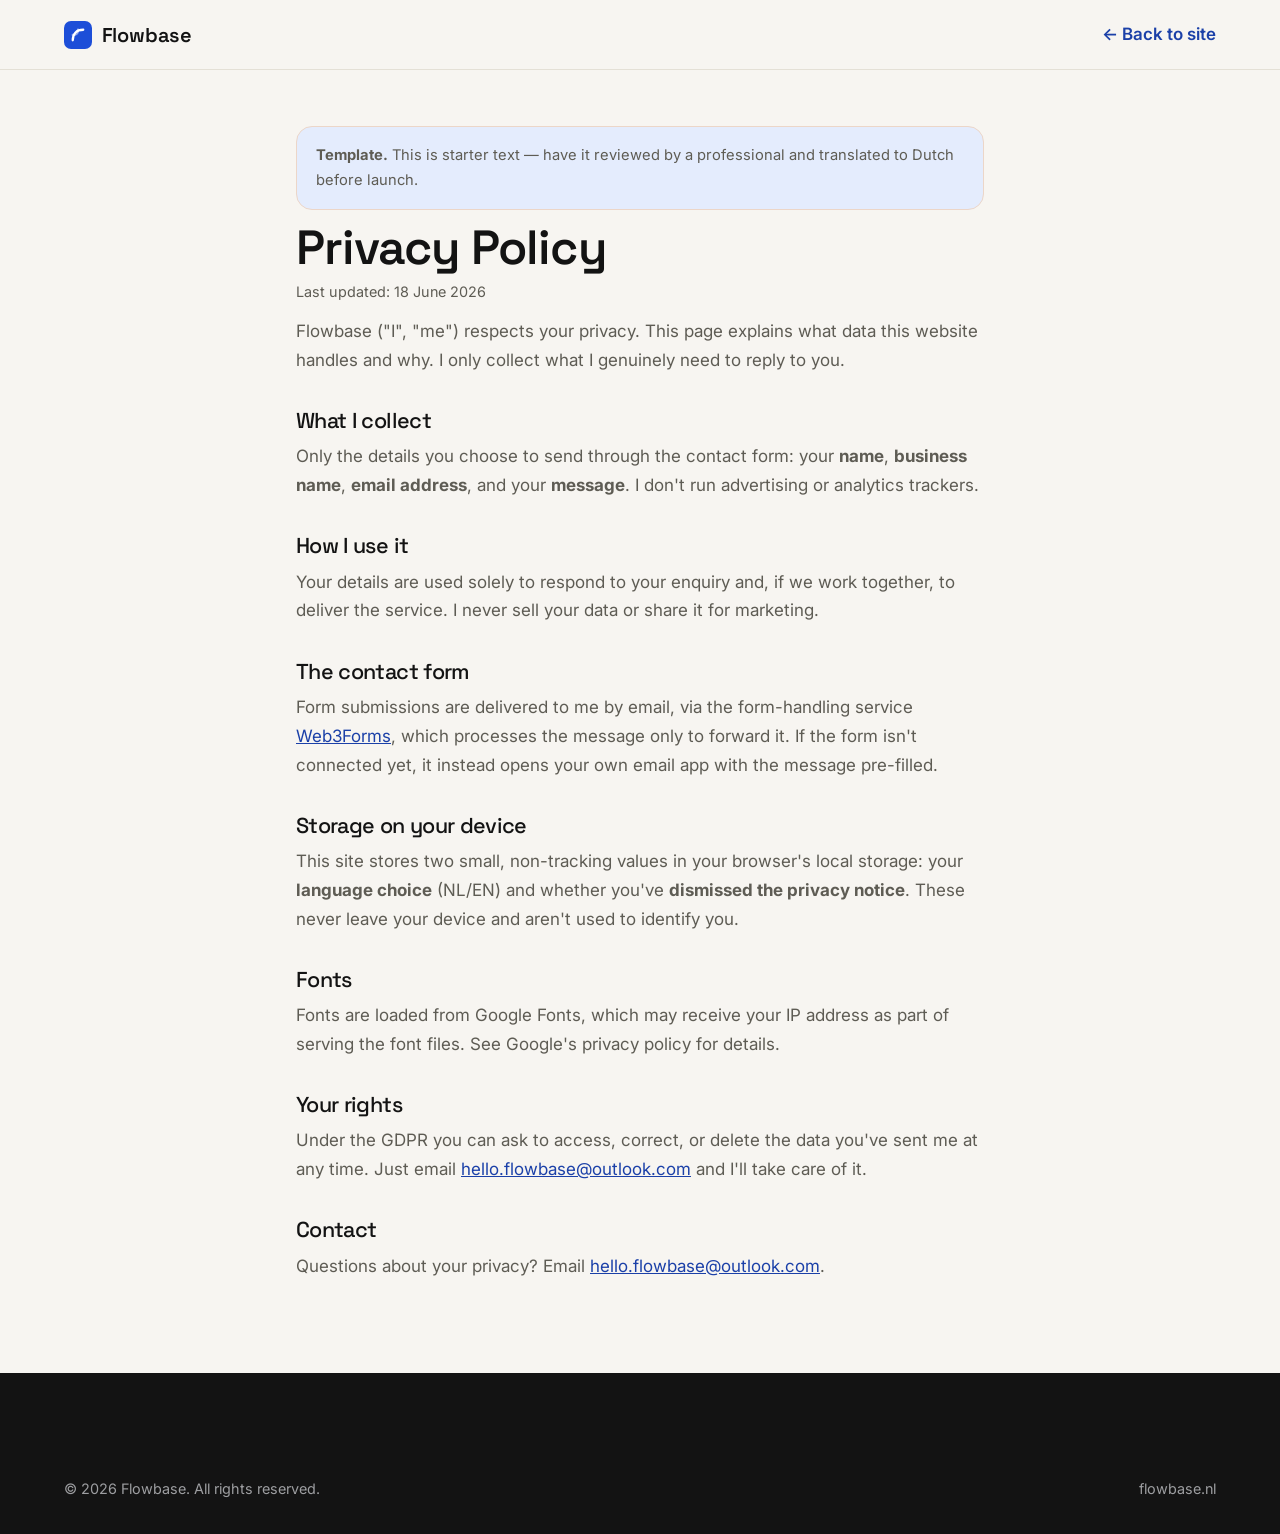
<file: privacy.html>
<!DOCTYPE html>
<html lang="en">
<head>
  <meta charset="UTF-8" />
  <meta name="viewport" content="width=device-width, initial-scale=1.0" />
  <title>Privacy — Flowbase</title>
  <meta name="description" content="How Flowbase handles your data." />
  <meta name="robots" content="noindex" />
  <link rel="icon" href="assets/img/favicon.svg" type="image/svg+xml" />
  <link rel="preconnect" href="https://fonts.googleapis.com" />
  <link rel="preconnect" href="https://fonts.gstatic.com" crossorigin />
  <link href="https://fonts.googleapis.com/css2?family=Space+Grotesk:wght@400;500;600;700&family=Inter:wght@400;500;600;700&display=swap" rel="stylesheet" />
  <link rel="stylesheet" href="assets/css/styles.css" />
  <style>
    .legal__top { border-bottom: 1px solid var(--border); }
    .legal__top .container { display: flex; align-items: center; justify-content: space-between; padding-block: 1.1rem; }
    .legal__back { font-weight: 600; color: var(--accent-deep); }
    .legal__back:hover { text-decoration: underline; }
    .legal { max-width: 46rem; margin: 0 auto; padding: 3.5rem 1.5rem 5rem; }
    .legal h1 { font-size: clamp(2rem, 5vw, 3rem); letter-spacing: -.02em; margin-bottom: .4rem; }
    .legal h2 { font-size: 1.35rem; font-weight: 500; margin: 2.2rem 0 .6rem; }
    .legal p, .legal li { color: var(--muted); margin-bottom: .8rem; line-height: 1.7; }
    .legal ul { padding-left: 1.2rem; list-style: disc; }
    .legal a { color: var(--accent-deep); text-decoration: underline; }
    .legal__updated { color: var(--muted); font-size: .9rem; margin-bottom: 2rem; }
    .legal__notice { background: var(--accent-soft); border: 1px solid #ecd6c8; border-radius: var(--r-md); padding: 1rem 1.2rem; margin-bottom: 2.4rem; color: var(--accent-deep); font-size: .92rem; }
  </style>
</head>
<body>
  <header class="legal__top">
    <div class="container">
      <a href="index.html#home" class="brand" aria-label="Flowbase home">
        <span class="brand__mark" aria-hidden="true">
          <svg viewBox="0 0 32 32" width="28" height="28" fill="none">
            <rect width="32" height="32" rx="8" fill="#C2613D"/>
            <path d="M10 22c0-7 4-12 12-12" stroke="#FFFFFF" stroke-width="2.6" stroke-linecap="round"/>
            <path d="M10 16c4 0 6-2 6-6" stroke="#FFFFFF" stroke-width="2.6" stroke-linecap="round" opacity="0.5"/>
          </svg>
        </span>
        <span class="brand__name">Flowbase</span>
      </a>
      <a href="index.html#home" class="legal__back">← Back to site</a>
    </div>
  </header>

  <main class="legal">
    <p class="legal__notice"><strong>Template.</strong> This is starter text — have it reviewed by a professional and translated to Dutch before launch.</p>

    <h1>Privacy Policy</h1>
    <p class="legal__updated">Last updated: 18 June 2026</p>

    <p>Flowbase ("I", "me") respects your privacy. This page explains what data this website handles and why. I only collect what I genuinely need to reply to you.</p>

    <h2>What I collect</h2>
    <p>Only the details you choose to send through the contact form: your <strong>name</strong>, <strong>business name</strong>, <strong>email address</strong>, and your <strong>message</strong>. I don't run advertising or analytics trackers.</p>

    <h2>How I use it</h2>
    <p>Your details are used solely to respond to your enquiry and, if we work together, to deliver the service. I never sell your data or share it for marketing.</p>

    <h2>The contact form</h2>
    <p>Form submissions are delivered to me by email, via the form-handling service <a href="https://web3forms.com/privacy" target="_blank" rel="noopener">Web3Forms</a>, which processes the message only to forward it. If the form isn't connected yet, it instead opens your own email app with the message pre-filled.</p>

    <h2>Storage on your device</h2>
    <p>This site stores two small, non-tracking values in your browser's local storage: your <strong>language choice</strong> (NL/EN) and whether you've <strong>dismissed the privacy notice</strong>. These never leave your device and aren't used to identify you.</p>

    <h2>Fonts</h2>
    <p>Fonts are loaded from Google Fonts, which may receive your IP address as part of serving the font files. See Google's privacy policy for details.</p>

    <h2>Your rights</h2>
    <p>Under the GDPR you can ask to access, correct, or delete the data you've sent me at any time. Just email <a href="mailto:hello.flowbase@outlook.com">hello.flowbase@outlook.com</a> and I'll take care of it.</p>

    <h2>Contact</h2>
    <p>Questions about your privacy? Email <a href="mailto:hello.flowbase@outlook.com">hello.flowbase@outlook.com</a>.</p>
  </main>

  <footer class="footer section--dark">
    <div class="container footer__bottom">
      <p>© <span id="year">2026</span> Flowbase. All rights reserved.</p>
      <p><a href="index.html#home">flowbase.nl</a></p>
    </div>
  </footer>

  <script>document.getElementById('year').textContent = new Date().getFullYear();</script>
</body>
</html>
</file>
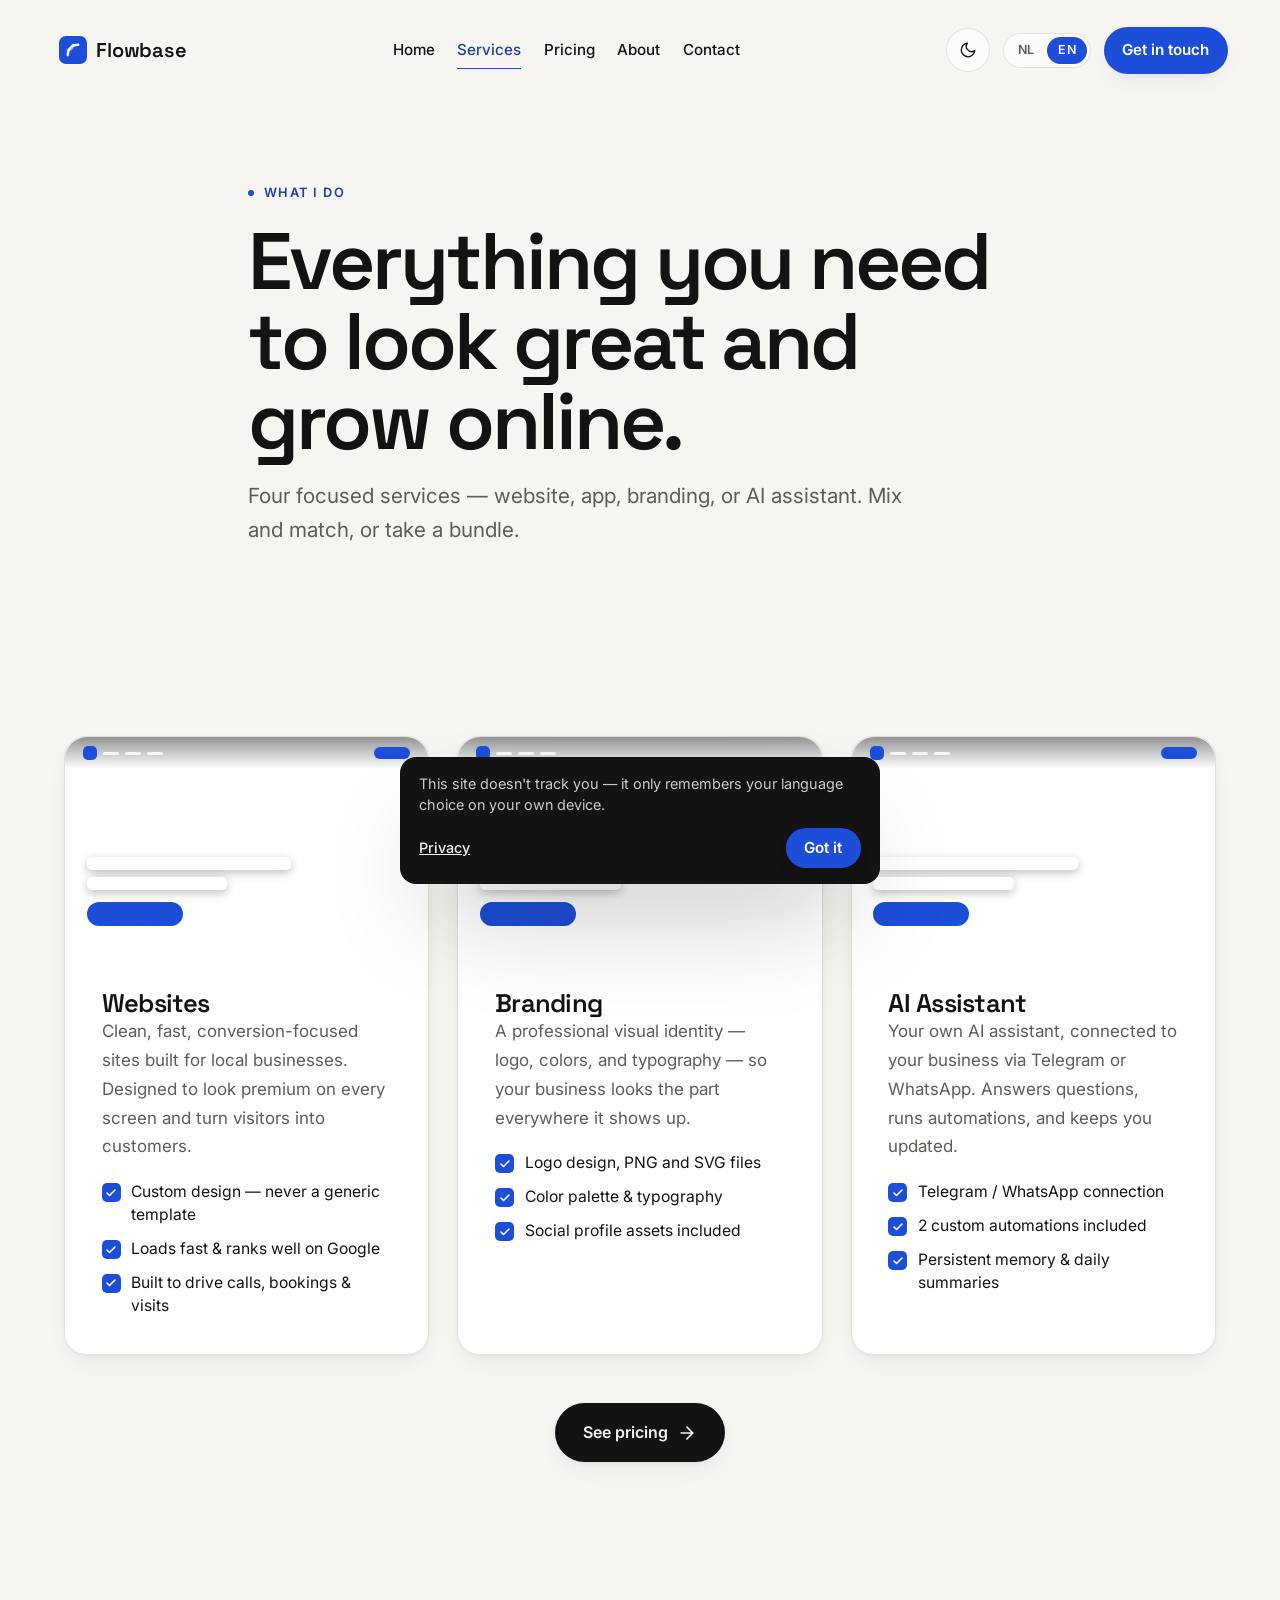
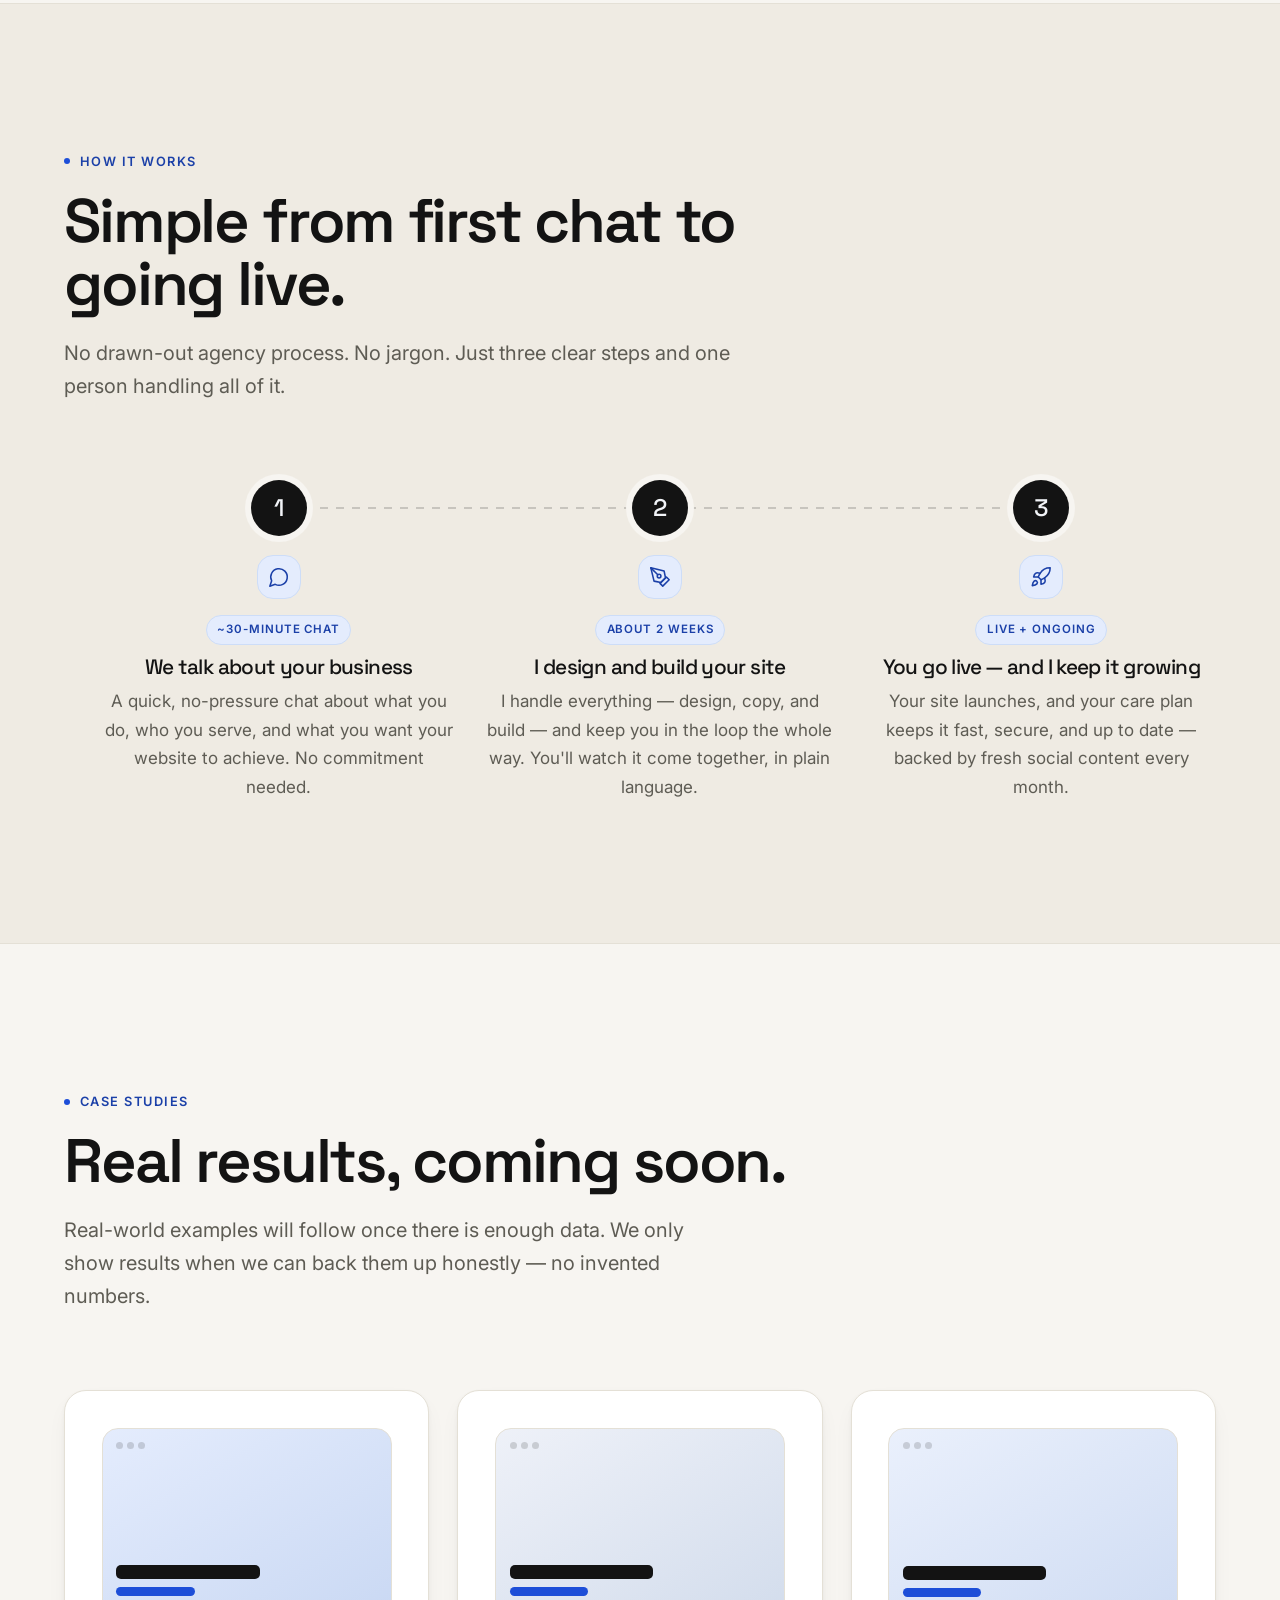
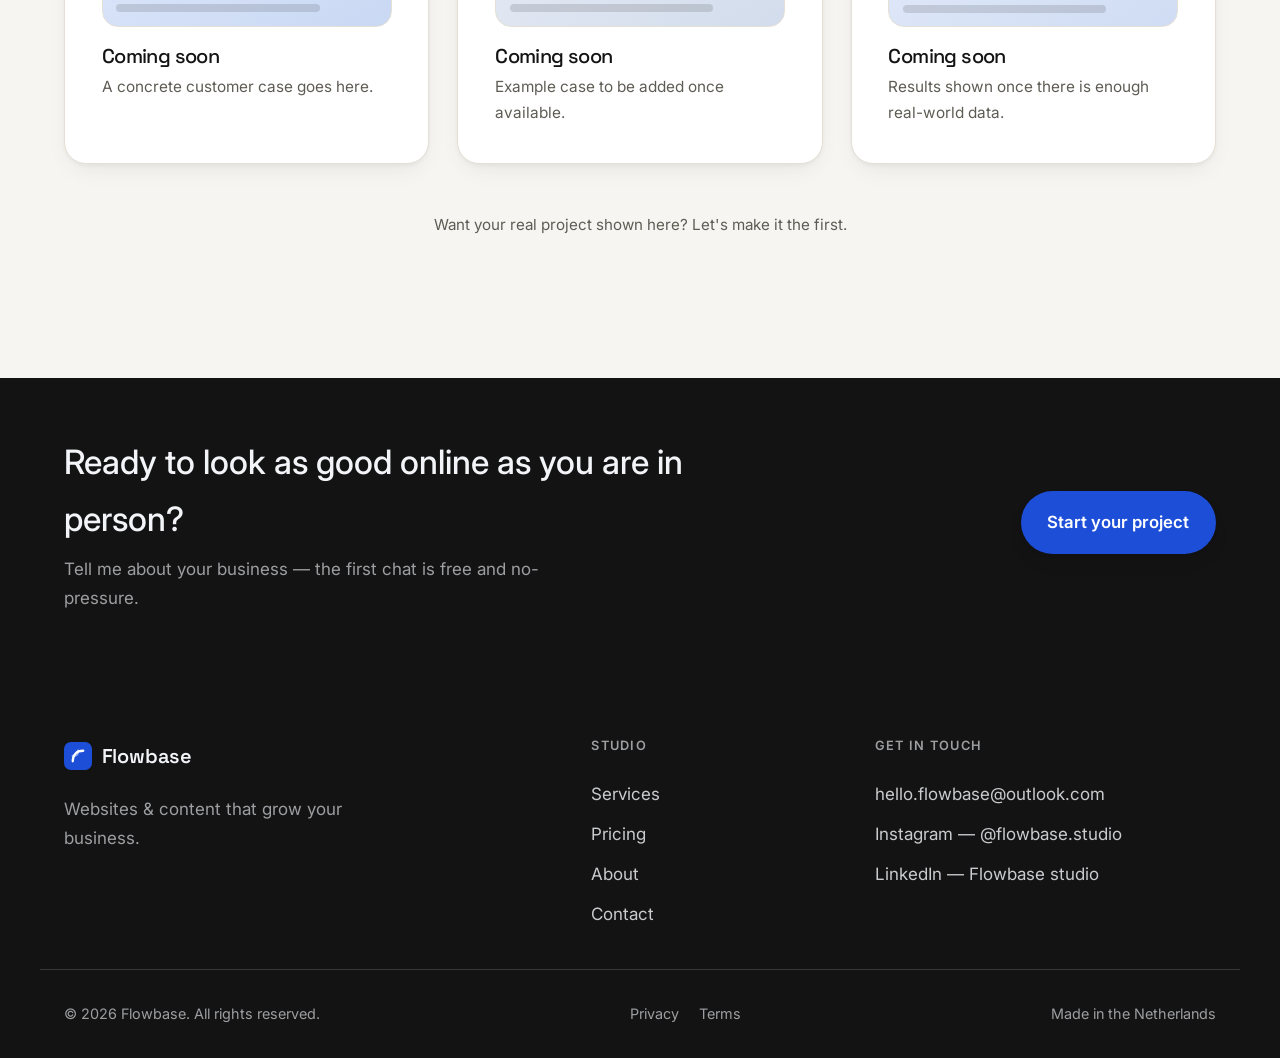
<file: services.html>
<!DOCTYPE html>
<html lang="en" data-page="services">
<head>
  <meta charset="UTF-8" />
  <meta name="viewport" content="width=device-width, initial-scale=1.0" />
  <title>Services — Flowbase</title>
  <meta name="description" content="Websites, apps, branding and AI assistant for local businesses in the Netherlands — clear benefits, done for you by one studio." />
  <meta name="theme-color" content="#F7F5F1" />

  <meta property="og:type" content="website" />
  <meta property="og:site_name" content="Flowbase" />
  <meta property="og:title" content="Services — Flowbase" />
  <meta property="og:description" content="Websites, apps, branding and AI assistant for local businesses in the Netherlands." />
  <meta property="og:url" content="https://flowbase.nl/services.html" />
  <meta property="og:image" content="https://flowbase.nl/assets/img/og-image.jpg" />
  <meta name="twitter:card" content="summary_large_image" />
  <meta name="twitter:image" content="https://flowbase.nl/assets/img/og-image.jpg" />

  <link rel="icon" href="assets/img/favicon.svg" type="image/svg+xml" />
  <link rel="apple-touch-icon" href="assets/img/favicon.svg" />
  <link rel="manifest" href="site.webmanifest" />
  <meta name="apple-mobile-web-app-title" content="Flowbase" />
  <meta name="mobile-web-app-capable" content="yes" />

  <script type="speculationrules">
  { "prefetch": [ { "source": "document", "where": { "href_matches": "/*" }, "eagerness": "moderate" } ] }
  </script>

  <link rel="preconnect" href="https://fonts.googleapis.com" />
  <link rel="preconnect" href="https://fonts.gstatic.com" crossorigin />
  <link href="https://fonts.googleapis.com/css2?family=Space+Grotesk:wght@400;500;600;700&family=Inter:wght@400;500;600;700&display=swap" rel="stylesheet" />

  <script>
    (function () {
      try {
        var t = localStorage.getItem('flowbase-theme');
        if (t !== 'dark' && t !== 'light') { t = window.matchMedia && window.matchMedia('(prefers-color-scheme: dark)').matches ? 'dark' : 'light'; }
        if (t === 'dark') document.documentElement.setAttribute('data-theme', 'dark');
      } catch (e) {}
    })();
  </script>

  <link rel="stylesheet" href="assets/css/styles.css" />
</head>
<body>
  <a class="skip-link" href="#main" data-i18n="skip">Skip to content</a>

  <header class="nav" id="nav">
    <div class="nav__inner">
      <a href="index.html" class="brand" aria-label="Flowbase home">
        <span class="brand__mark" aria-hidden="true">
          <svg viewBox="0 0 32 32" width="28" height="28" fill="none">
            <rect width="32" height="32" rx="8" fill="#C2613D"/>
            <path d="M10 22c0-7 4-12 12-12" stroke="#FFFFFF" stroke-width="2.6" stroke-linecap="round"/>
            <path d="M10 16c4 0 6-2 6-6" stroke="#FFFFFF" stroke-width="2.6" stroke-linecap="round" opacity="0.5"/>
          </svg>
        </span>
        <span class="brand__name">Flowbase</span>
      </a>

      <nav class="nav__links" aria-label="Primary">
        <a href="index.html" data-i18n="nav.home">Home</a>
        <a href="services.html" class="is-active" aria-current="page" data-i18n="nav.services">Services</a>
        <a href="pricing.html" data-i18n="nav.pricing">Pricing</a>
        <a href="about.html" data-i18n="nav.about">About</a>
        <a href="contact.html" data-i18n="nav.contact">Contact</a>
      </nav>

      <div class="nav__cta">
        <button type="button" class="theme-toggle" aria-label="Toggle dark mode" aria-pressed="false">
          <svg class="i-moon" viewBox="0 0 24 24" width="18" height="18" fill="none" stroke="currentColor" stroke-width="1.8" stroke-linecap="round" stroke-linejoin="round" aria-hidden="true"><path d="M21 12.79A9 9 0 1 1 11.21 3 7 7 0 0 0 21 12.79z"/></svg>
          <svg class="i-sun" viewBox="0 0 24 24" width="18" height="18" fill="none" stroke="currentColor" stroke-width="1.8" stroke-linecap="round" stroke-linejoin="round" aria-hidden="true"><circle cx="12" cy="12" r="4"/><path d="M12 2v2M12 20v2M4.93 4.93l1.41 1.41M17.66 17.66l1.41 1.41M2 12h2M20 12h2M6.34 17.66l-1.41 1.41M19.07 4.93l-1.41 1.41"/></svg>
        </button>
        <div class="lang-switch" role="group" aria-label="Language / Taal">
          <button type="button" class="lang-switch__btn" data-lang="nl" aria-label="Nederlands" aria-pressed="false">NL</button>
          <button type="button" class="lang-switch__btn" data-lang="en" aria-label="English" aria-pressed="true">EN</button>
        </div>
        <a href="contact.html" class="btn btn--accent btn--sm" data-i18n="nav.cta">Get in touch</a>
      </div>

      <button class="nav__toggle" id="navToggle" aria-label="Open menu" aria-expanded="false" aria-controls="mobileMenu">
        <svg viewBox="0 0 24 24" width="24" height="24" fill="none" stroke="currentColor" stroke-width="1.8" stroke-linecap="round"><path d="M3 12h18M3 6h18M3 18h18"/></svg>
      </button>
    </div>

    <div class="mobile-menu" id="mobileMenu" hidden>
      <nav aria-label="Mobile">
        <a href="index.html" data-i18n="nav.home">Home</a>
        <a href="services.html" class="is-active" aria-current="page" data-i18n="nav.services">Services</a>
        <a href="pricing.html" data-i18n="nav.pricing">Pricing</a>
        <a href="about.html" data-i18n="nav.about">About</a>
        <a href="contact.html" data-i18n="nav.contact">Contact</a>
      </nav>
      <div class="mobile-menu__lang">
        <span data-i18n="nav.language">Language</span>
        <div class="lang-switch" role="group" aria-label="Language / Taal">
          <button type="button" class="lang-switch__btn" data-lang="nl" aria-label="Nederlands" aria-pressed="false">NL</button>
          <button type="button" class="lang-switch__btn" data-lang="en" aria-label="English" aria-pressed="true">EN</button>
        </div>
      </div>
      <div class="mobile-menu__lang">
        <span data-i18n="nav.theme">Theme</span>
        <button type="button" class="theme-toggle" aria-label="Toggle dark mode" aria-pressed="false">
          <svg class="i-moon" viewBox="0 0 24 24" width="18" height="18" fill="none" stroke="currentColor" stroke-width="1.8" stroke-linecap="round" stroke-linejoin="round" aria-hidden="true"><path d="M21 12.79A9 9 0 1 1 11.21 3 7 7 0 0 0 21 12.79z"/></svg>
          <svg class="i-sun" viewBox="0 0 24 24" width="18" height="18" fill="none" stroke="currentColor" stroke-width="1.8" stroke-linecap="round" stroke-linejoin="round" aria-hidden="true"><circle cx="12" cy="12" r="4"/><path d="M12 2v2M12 20v2M4.93 4.93l1.41 1.41M17.66 17.66l1.41 1.41M2 12h2M20 12h2M6.34 17.66l-1.41 1.41M19.07 4.93l-1.41 1.41"/></svg>
        </button>
      </div>
      <a href="contact.html" class="btn btn--accent btn--block" data-i18n="nav.cta">Get in touch</a>
    </div>
  </header>

  <main id="main">
    <section class="page-header">
      <div class="container page-header__inner reveal">
        <p class="eyebrow"><span class="eyebrow__dot" aria-hidden="true"></span><span data-i18n="services.eyebrow">What I do</span></p>
        <h1 data-i18n="services.title">Everything you need to look great and grow online.</h1>
        <p class="lead" data-i18n="services.lead">Four focused services — website, app, branding, or AI assistant. Mix and match, or take a bundle.</p>
      </div>
    </section>

    <section class="section" aria-label="Services">
      <div class="container">
        <div class="grid grid--3">
          <article class="card service-card reveal">
            <!-- SERVICE: Websites — browser UI showing a clean site. Swap for a real screenshot of your work. Ideal 1280×800 WebP. -->
            <div class="service-card__media" aria-hidden="true">
              <div class="site-mock">
                <img src="https://images.unsplash.com/photo-1559925393-8be0ec4767c8?w=900&q=80&auto=format&fit=crop" alt="" width="1280" height="800" loading="lazy" decoding="async" onerror="this.remove()" />
                <div class="site-mock__bar"><span class="site-mock__logo"></span><i></i><i></i><i></i><i class="is-cta"></i></div>
                <div class="site-mock__cap"><b></b><b></b><em></em></div>
              </div>
            </div>
            <h2 data-i18n="svc1.title">Websites</h2>
            <p data-i18n="svc1.body">Clean, fast, conversion-focused sites built for local businesses. Designed to look premium on every screen and turn visitors into customers.</p>
            <ul class="ticks">
              <li data-i18n="svc1.t1">Custom design — never a generic template</li>
              <li data-i18n="svc1.t2">Loads fast &amp; ranks well on Google</li>
              <li data-i18n="svc1.t3">Built to drive calls, bookings &amp; visits</li>
            </ul>
          </article>

          <article class="card service-card reveal">
            <div class="service-card__media" aria-hidden="true">
              <div class="site-mock">
                <div class="site-mock__bar"><span class="site-mock__logo"></span><i></i><i></i><i></i></div>
                <div class="site-mock__cap"><b></b><b></b><em></em></div>
              </div>
            </div>
            <h2 data-i18n="svc2.title">Branding</h2>
            <p data-i18n="svc2.body">A professional visual identity — logo, colors, and typography — so your business looks the part everywhere it shows up.</p>
            <ul class="ticks">
              <li data-i18n="svc2.t1">Logo design, PNG and SVG files</li>
              <li data-i18n="svc2.t2">Color palette &amp; typography</li>
              <li data-i18n="svc2.t3">Social profile assets included</li>
            </ul>
          </article>

          <article class="card service-card reveal">
            <div class="service-card__media" aria-hidden="true">
              <div class="site-mock">
                <div class="site-mock__bar"><span class="site-mock__logo"></span><i></i><i></i><i></i><i class="is-cta"></i></div>
                <div class="site-mock__cap"><b></b><b></b><em></em></div>
              </div>
            </div>
            <h2 data-i18n="svc3.title">AI Assistant</h2>
            <p data-i18n="svc3.body">Your own AI assistant, connected to your business via Telegram or WhatsApp. Answers questions, runs automations, and keeps you updated.</p>
            <ul class="ticks">
              <li data-i18n="svc3.t1">Telegram / WhatsApp connection</li>
              <li data-i18n="svc3.t2">2 custom automations included</li>
              <li data-i18n="svc3.t3">Persistent memory &amp; daily summaries</li>
            </ul>
          </article>
        </div>

        <div class="section__foot reveal">
          <a href="pricing.html" class="btn btn--primary"><span data-i18n="hero.cta2">See pricing</span>
            <svg viewBox="0 0 24 24" width="20" height="20" fill="none" stroke="currentColor" stroke-width="2" stroke-linecap="round" stroke-linejoin="round" aria-hidden="true"><path d="M5 12h14M12 5l7 7-7 7"/></svg>
          </a>
        </div>
      </div>
    </section>

    <!-- How it works -->
    <section class="section section--alt" id="how" aria-labelledby="how-title">
      <div class="container">
        <div class="section__head reveal">
          <p class="eyebrow"><span class="eyebrow__dot" aria-hidden="true"></span><span data-i18n="how.eyebrow">How it works</span></p>
          <h2 class="section__title" id="how-title" data-i18n="how.title">Simple from first chat to going live.</h2>
          <p class="section__lead" data-i18n="how.lead">No drawn-out agency process. No jargon. Just three clear steps and one person handling all of it.</p>
        </div>

        <ol class="steps">
          <li class="step reveal">
            <div class="step__num">1</div>
            <div class="step__icon" aria-hidden="true">
              <svg viewBox="0 0 24 24" width="22" height="22" fill="none" stroke="currentColor" stroke-width="1.7" stroke-linecap="round" stroke-linejoin="round"><path d="M7.9 20A9 9 0 1 0 4 16.1L2 22Z"/></svg>
            </div>
            <span class="step__time" data-i18n="step1.time">~30-minute chat</span>
            <h3 data-i18n="step1.title">We talk about your business</h3>
            <p data-i18n="step1.body">A quick, no-pressure chat about what you do, who you serve, and what you want your website to achieve. No commitment needed.</p>
          </li>
          <li class="step reveal">
            <div class="step__num">2</div>
            <div class="step__icon" aria-hidden="true">
              <svg viewBox="0 0 24 24" width="22" height="22" fill="none" stroke="currentColor" stroke-width="1.7" stroke-linecap="round" stroke-linejoin="round"><path d="m12 19 7-7 3 3-7 7-3-3z"/><path d="m18 13-1.5-7.5L2 2l3.5 14.5L13 18l5-5z"/><path d="m2 2 7.586 7.586"/><circle cx="11" cy="11" r="2"/></svg>
            </div>
            <span class="step__time" data-i18n="step2.time">About 2 weeks</span>
            <h3 data-i18n="step2.title">I design and build your site</h3>
            <p data-i18n="step2.body">I handle everything — design, copy, and build — and keep you in the loop the whole way. You'll watch it come together, in plain language.</p>
          </li>
          <li class="step reveal">
            <div class="step__num">3</div>
            <div class="step__icon" aria-hidden="true">
              <svg viewBox="0 0 24 24" width="22" height="22" fill="none" stroke="currentColor" stroke-width="1.7" stroke-linecap="round" stroke-linejoin="round"><path d="M4.5 16.5c-1.5 1.26-2 5-2 5s3.74-.5 5-2c.71-.84.7-2.13-.09-2.91a2.18 2.18 0 0 0-2.91-.09z"/><path d="m12 15-3-3a22 22 0 0 1 2-3.95A12.88 12.88 0 0 1 22 2c0 2.72-.78 7.5-6 11a22.35 22.35 0 0 1-4 2z"/><path d="M9 12H4s.55-3.03 2-4c1.62-1.08 5 0 5 0"/><path d="M12 15v5s3.03-.55 4-2c1.08-1.62 0-5 0-5"/></svg>
            </div>
            <span class="step__time" data-i18n="step3.time">Live + ongoing</span>
            <h3 data-i18n="step3.title">You go live — and I keep it growing</h3>
            <p data-i18n="step3.body">Your site launches, and your care plan keeps it fast, secure, and up to date — backed by fresh social content every month.</p>
          </li>
        </ol>
      </div>
    </section>

    <!-- Concept work -->
    <section class="section" id="work" aria-labelledby="work-title">
      <div class="container">
        <div class="section__head reveal">
          <p class="eyebrow"><span class="eyebrow__dot" aria-hidden="true"></span><span data-i18n="work.eyebrow">Case studies</span></p>
          <h2 class="section__title" id="work-title" data-i18n="work.title">Real results, coming soon.</h2>
          <p class="section__lead" data-i18n="work.lead">Real-world examples will follow once there is enough data. We only show results when we can back them up honestly — no invented numbers.</p>
        </div>

        <div class="grid grid--3">
          <article class="card work-card reveal">
            <div class="work-card__shot work-card__shot--1" aria-hidden="true">
              <span class="work-card__dots"><i></i><i></i><i></i></span>
              <span class="work-card__h"></span>
              <span class="work-card__pill"></span>
              <span class="work-card__line"></span>
            </div>
            <h3 data-i18n="work1.title">Coming soon</h3>
            <p data-i18n="work1.body">A concrete customer case goes here.</p>
          </article>

          <article class="card work-card reveal">
            <div class="work-card__shot work-card__shot--2" aria-hidden="true">
              <span class="work-card__dots"><i></i><i></i><i></i></span>
              <span class="work-card__h"></span>
              <span class="work-card__pill"></span>
              <span class="work-card__line"></span>
            </div>
            <h3 data-i18n="work2.title">Coming soon</h3>
            <p data-i18n="work2.body">Example case to be added once available.</p>
          </article>

          <article class="card work-card reveal">
            <div class="work-card__shot work-card__shot--3" aria-hidden="true">
              <span class="work-card__dots"><i></i><i></i><i></i></span>
              <span class="work-card__h"></span>
              <span class="work-card__pill"></span>
              <span class="work-card__line"></span>
            </div>
            <h3 data-i18n="work3.title">Coming soon</h3>
            <p data-i18n="work3.body">Results shown once there is enough real-world data.</p>
          </article>
        </div>

        <p class="note note--center reveal" data-i18n="work.note">Want your real project shown here? Let's make it the first.</p>
      </div>
    </section>

    <section class="cta-band" aria-label="Get started">
      <div class="container cta-band__inner reveal">
        <div>
          <p class="cta-band__title" data-i18n="cta1.title">Ready to look as good online as you are in person?</p>
          <p class="cta-band__sub" data-i18n="cta1.sub">Tell me about your business — the first chat is free and no-pressure.</p>
        </div>
        <a href="contact.html" class="btn btn--accent btn--lg" data-i18n="cta1.btn">Start your project</a>
      </div>
    </section>
  </main>

  <footer class="footer section--dark">
    <div class="container footer__inner">
      <div class="footer__brand">
        <a href="index.html" class="brand brand--light" aria-label="Flowbase home">
          <span class="brand__mark" aria-hidden="true">
            <svg viewBox="0 0 32 32" width="28" height="28" fill="none">
              <rect width="32" height="32" rx="8" fill="#C2613D"/>
              <path d="M10 22c0-7 4-12 12-12" stroke="#FFFFFF" stroke-width="2.6" stroke-linecap="round"/>
              <path d="M10 16c4 0 6-2 6-6" stroke="#FFFFFF" stroke-width="2.6" stroke-linecap="round" opacity="0.5"/>
            </svg>
          </span>
          <span class="brand__name">Flowbase</span>
        </a>
        <p class="footer__tag" data-i18n="footer.tag">Websites &amp; content that grow your business.</p>
      </div>
      <nav class="footer__nav" aria-label="Footer">
        <h4 data-i18n="footer.studio">Studio</h4>
        <a href="services.html" data-i18n="nav.services">Services</a>
        <a href="pricing.html" data-i18n="nav.pricing">Pricing</a>
        <a href="about.html" data-i18n="nav.about">About</a>
        <a href="contact.html" data-i18n="nav.contact">Contact</a>
      </nav>
      <div class="footer__contact">
        <h4 data-i18n="footer.getintouch">Get in touch</h4>
        <a href="mailto:hello.flowbase@outlook.com">hello.flowbase@outlook.com</a>
        <a href="https://www.instagram.com/flowbase.studio/" target="_blank" rel="noopener">Instagram — @flowbase.studio</a>
        <a href="https://www.linkedin.com/in/flowbase-studio-45427a419/" target="_blank" rel="noopener">LinkedIn — Flowbase studio</a>
      </div>
    </div>
    <div class="container footer__bottom">
      <p>© <span id="year">2026</span> Flowbase. <span data-i18n="footer.rights">All rights reserved.</span></p>
      <nav class="footer__legal" aria-label="Legal">
        <a href="privacy.html" data-i18n="footer.privacy">Privacy</a>
        <a href="terms.html" data-i18n="footer.terms">Terms</a>
      </nav>
      <p data-i18n="footer.madein">Made in the Netherlands</p>
    </div>
  </footer>

  <a class="wa-float" id="waFloat" target="_blank" rel="noopener" aria-label="Chat on WhatsApp" hidden>
    <svg viewBox="0 0 24 24" width="26" height="26" fill="currentColor" aria-hidden="true"><path d="M17.5 14.38c-.3-.15-1.76-.87-2.03-.97-.27-.1-.47-.15-.67.15s-.77.97-.94 1.17c-.17.2-.35.22-.65.07-.3-.15-1.26-.46-2.4-1.48-.89-.79-1.49-1.77-1.66-2.07-.17-.3-.02-.46.13-.61.13-.13.3-.35.45-.52.15-.17.2-.3.3-.5.1-.2.05-.37-.02-.52-.08-.15-.67-1.61-.92-2.21-.24-.58-.49-.5-.67-.51h-.57c-.2 0-.52.07-.79.37-.27.3-1.04 1.01-1.04 2.47 0 1.46 1.06 2.87 1.21 3.07.15.2 2.09 3.2 5.07 4.49.71.3 1.26.49 1.69.62.71.23 1.36.2 1.87.12.57-.08 1.76-.72 2-1.41.25-.69.25-1.28.17-1.41-.07-.13-.27-.2-.57-.35z"/><path d="M12 2a10 10 0 0 0-8.6 15.08L2 22l5.05-1.32A10 10 0 1 0 12 2zm0 18.2c-1.5 0-2.97-.4-4.25-1.16l-.3-.18-3 .79.8-2.93-.2-.3A8.2 8.2 0 1 1 12 20.2z"/></svg>
  </a>

  <div class="mobile-bar" id="mobileBar">
    <a href="contact.html" class="btn btn--accent mobile-bar__cta" data-i18n="nav.cta">Get in touch</a>
    <a class="mobile-bar__wa" id="waBar" target="_blank" rel="noopener" aria-label="WhatsApp" hidden>
      <svg viewBox="0 0 24 24" width="24" height="24" fill="currentColor" aria-hidden="true"><path d="M17.5 14.38c-.3-.15-1.76-.87-2.03-.97-.27-.1-.47-.15-.67.15s-.77.97-.94 1.17c-.17.2-.35.22-.65.07-.3-.15-1.26-.46-2.4-1.48-.89-.79-1.49-1.77-1.66-2.07-.17-.3-.02-.46.13-.61.13-.13.3-.35.45-.52.15-.17.2-.3.3-.5.1-.2.05-.37-.02-.52-.08-.15-.67-1.61-.92-2.21-.24-.58-.49-.5-.67-.51h-.57c-.2 0-.52.07-.79.37-.27.3-1.04 1.01-1.04 2.47 0 1.46 1.06 2.87 1.21 3.07.15.2 2.09 3.2 5.07 4.49.71.3 1.26.49 1.69.62.71.23 1.36.2 1.87.12.57-.08 1.76-.72 2-1.41.25-.69.25-1.28.17-1.41-.07-.13-.27-.2-.57-.35z"/><path d="M12 2a10 10 0 0 0-8.6 15.08L2 22l5.05-1.32A10 10 0 1 0 12 2zm0 18.2c-1.5 0-2.97-.4-4.25-1.16l-.3-.18-3 .79.8-2.93-.2-.3A8.2 8.2 0 1 1 12 20.2z"/></svg>
    </a>
  </div>

  <button class="to-top" id="toTop" type="button" aria-label="Back to top" hidden>
    <svg viewBox="0 0 24 24" width="22" height="22" fill="none" stroke="currentColor" stroke-width="2" stroke-linecap="round" stroke-linejoin="round" aria-hidden="true"><path d="M12 19V5M5 12l7-7 7 7"/></svg>
  </button>

  <div class="cookie" id="cookieNote" role="region" aria-label="Privacy notice" hidden>
    <p data-i18n="cookie.text">This site doesn't track you — it only remembers your language choice on your own device.</p>
    <div class="cookie__actions">
      <a href="privacy.html" class="cookie__link" data-i18n="cookie.link">Privacy</a>
      <button class="btn btn--accent btn--sm" id="cookieOk" type="button" data-i18n="cookie.ok">Got it</button>
    </div>
  </div>

  <script src="assets/js/script.js"></script>
</body>
</html>
</file>
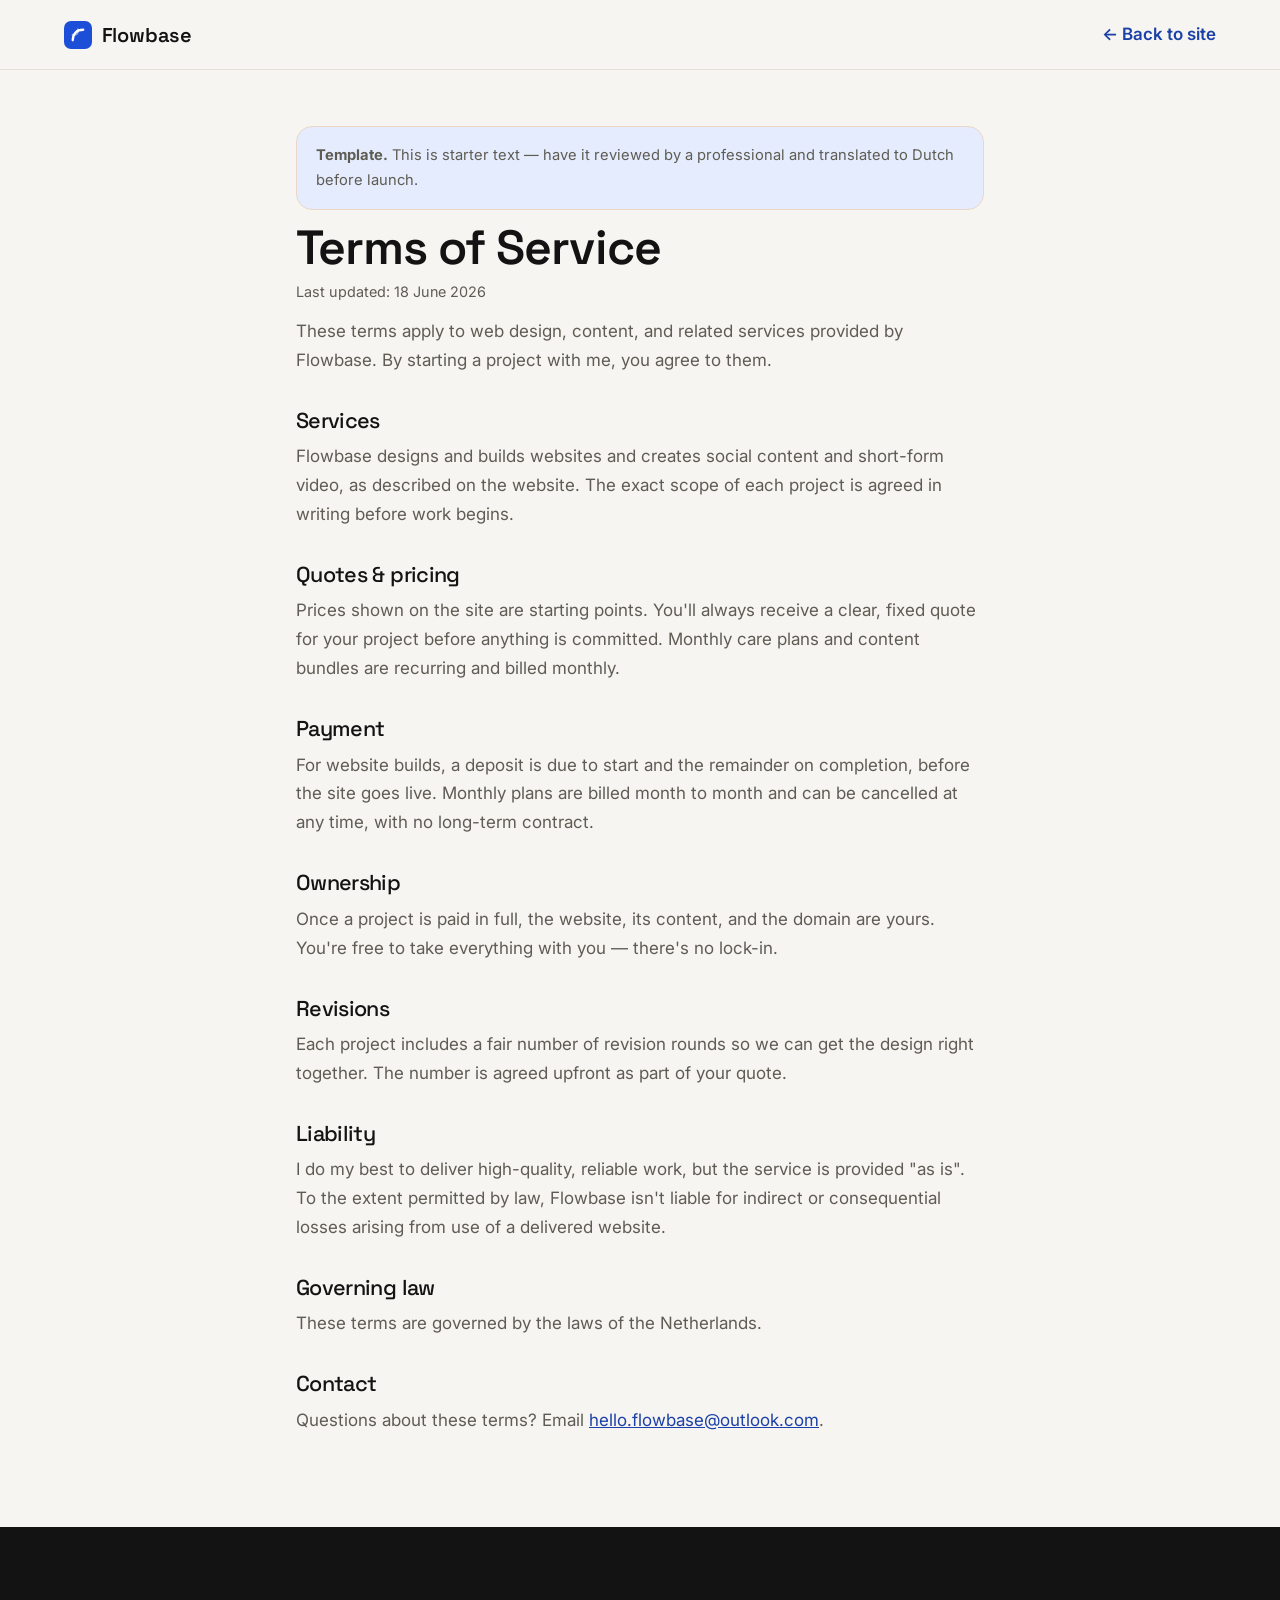
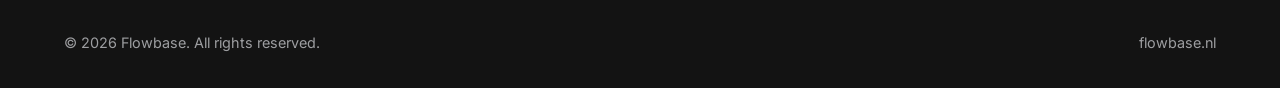
<file: terms.html>
<!DOCTYPE html>
<html lang="en">
<head>
  <meta charset="UTF-8" />
  <meta name="viewport" content="width=device-width, initial-scale=1.0" />
  <title>Terms — Flowbase</title>
  <meta name="description" content="Flowbase terms of service." />
  <meta name="robots" content="noindex" />
  <link rel="icon" href="assets/img/favicon.svg" type="image/svg+xml" />
  <link rel="preconnect" href="https://fonts.googleapis.com" />
  <link rel="preconnect" href="https://fonts.gstatic.com" crossorigin />
  <link href="https://fonts.googleapis.com/css2?family=Space+Grotesk:wght@400;500;600;700&family=Inter:wght@400;500;600;700&display=swap" rel="stylesheet" />
  <link rel="stylesheet" href="assets/css/styles.css" />
  <style>
    .legal__top { border-bottom: 1px solid var(--border); }
    .legal__top .container { display: flex; align-items: center; justify-content: space-between; padding-block: 1.1rem; }
    .legal__back { font-weight: 600; color: var(--accent-deep); }
    .legal__back:hover { text-decoration: underline; }
    .legal { max-width: 46rem; margin: 0 auto; padding: 3.5rem 1.5rem 5rem; }
    .legal h1 { font-size: clamp(2rem, 5vw, 3rem); letter-spacing: -.02em; margin-bottom: .4rem; }
    .legal h2 { font-size: 1.35rem; font-weight: 500; margin: 2.2rem 0 .6rem; }
    .legal p, .legal li { color: var(--muted); margin-bottom: .8rem; line-height: 1.7; }
    .legal ul { padding-left: 1.2rem; list-style: disc; }
    .legal a { color: var(--accent-deep); text-decoration: underline; }
    .legal__updated { color: var(--muted); font-size: .9rem; margin-bottom: 2rem; }
    .legal__notice { background: var(--accent-soft); border: 1px solid #ecd6c8; border-radius: var(--r-md); padding: 1rem 1.2rem; margin-bottom: 2.4rem; color: var(--accent-deep); font-size: .92rem; }
  </style>
</head>
<body>
  <header class="legal__top">
    <div class="container">
      <a href="index.html#home" class="brand" aria-label="Flowbase home">
        <span class="brand__mark" aria-hidden="true">
          <svg viewBox="0 0 32 32" width="28" height="28" fill="none">
            <rect width="32" height="32" rx="8" fill="#C2613D"/>
            <path d="M10 22c0-7 4-12 12-12" stroke="#FFFFFF" stroke-width="2.6" stroke-linecap="round"/>
            <path d="M10 16c4 0 6-2 6-6" stroke="#FFFFFF" stroke-width="2.6" stroke-linecap="round" opacity="0.5"/>
          </svg>
        </span>
        <span class="brand__name">Flowbase</span>
      </a>
      <a href="index.html#home" class="legal__back">← Back to site</a>
    </div>
  </header>

  <main class="legal">
    <p class="legal__notice"><strong>Template.</strong> This is starter text — have it reviewed by a professional and translated to Dutch before launch.</p>

    <h1>Terms of Service</h1>
    <p class="legal__updated">Last updated: 18 June 2026</p>

    <p>These terms apply to web design, content, and related services provided by Flowbase. By starting a project with me, you agree to them.</p>

    <h2>Services</h2>
    <p>Flowbase designs and builds websites and creates social content and short-form video, as described on the website. The exact scope of each project is agreed in writing before work begins.</p>

    <h2>Quotes &amp; pricing</h2>
    <p>Prices shown on the site are starting points. You'll always receive a clear, fixed quote for your project before anything is committed. Monthly care plans and content bundles are recurring and billed monthly.</p>

    <h2>Payment</h2>
    <p>For website builds, a deposit is due to start and the remainder on completion, before the site goes live. Monthly plans are billed month to month and can be cancelled at any time, with no long-term contract.</p>

    <h2>Ownership</h2>
    <p>Once a project is paid in full, the website, its content, and the domain are yours. You're free to take everything with you — there's no lock-in.</p>

    <h2>Revisions</h2>
    <p>Each project includes a fair number of revision rounds so we can get the design right together. The number is agreed upfront as part of your quote.</p>

    <h2>Liability</h2>
    <p>I do my best to deliver high-quality, reliable work, but the service is provided "as is". To the extent permitted by law, Flowbase isn't liable for indirect or consequential losses arising from use of a delivered website.</p>

    <h2>Governing law</h2>
    <p>These terms are governed by the laws of the Netherlands.</p>

    <h2>Contact</h2>
    <p>Questions about these terms? Email <a href="mailto:hello.flowbase@outlook.com">hello.flowbase@outlook.com</a>.</p>
  </main>

  <footer class="footer section--dark">
    <div class="container footer__bottom">
      <p>© <span id="year">2026</span> Flowbase. All rights reserved.</p>
      <p><a href="index.html#home">flowbase.nl</a></p>
    </div>
  </footer>

  <script>document.getElementById('year').textContent = new Date().getFullYear();</script>
</body>
</html>
</file>
<file: assets/css/styles.css>
/* =========================================================
   Flowbase — editorial, warm monochrome + terracotta accent
   Type:  Fraunces (display serif) + Inter (body)
   Color: warm off-white + near-black ink, terracotta/clay accent
   ========================================================= */

:root {
  /* color — warm neutral base */
  --ink:        #131313;
  --ink-2:      #1d1d1b;
  --paper:      #F7F5F1;
  --paper-2:    #EFEBE3;
  --surface:    #FFFFFF;
  --text:       #131313;
  --muted:      #5E5C54;
  --border:     #E4E0D6;
  --border-ink: rgba(19,19,19,.18);

  /* accent — blue (trial: white / black / blue). Revert: #C2613D / #AC5230 / #934425 / #F3E2D7 */
  --accent:      #1D4ED8;
  --accent-2:    #1843B8;
  --accent-deep: #1B40A8;
  --accent-soft: #E4ECFD;

  --text-on-dark:  #F2F4F8;
  --muted-on-dark: rgba(242,244,248,.62);
  --border-on-dark: rgba(242,244,248,.16);

  /* radius — soft, rounded, pill buttons */
  --r-sm: 12px;
  --r-md: 16px;
  --r-lg: 22px;
  --r-xl: 30px;
  --r-btn: 999px;
  --r-pill: 999px;

  /* shadow — soft, large, premium depth */
  --shadow-sm: 0 2px 4px rgba(19,19,19,.04), 0 10px 26px -8px rgba(19,19,19,.08);
  --shadow-md: 0 26px 60px -28px rgba(19,19,19,.30);
  --shadow-lg: 0 50px 110px -40px rgba(19,19,19,.42);

  /* type — geometric grotesk display + clean sans body */
  --font-display: 'Space Grotesk', 'Inter', system-ui, sans-serif;
  --font-body: 'Inter', system-ui, -apple-system, sans-serif;

  --container: 75rem;
}

/* ---------- reset / base ---------- */
*, *::before, *::after { box-sizing: border-box; }
* { margin: 0; }
/* honor the [hidden] attribute even on elements with a display rule (e.g. .btn) —
   keeps gated controls like #bookCall truly hidden until enabled */
[hidden] { display: none !important; }

html {
  scroll-behavior: smooth;
  scroll-padding-top: 6rem;
  -webkit-text-size-adjust: 100%;
}

body {
  font-family: var(--font-body);
  background: var(--paper);
  color: var(--text);
  line-height: 1.7;
  font-size: 1.0625rem;
  -webkit-font-smoothing: antialiased;
  text-rendering: optimizeLegibility;
}

h1, h2, h3, h4 {
  font-family: var(--font-display);
  font-optical-sizing: auto;
  font-weight: 600;
  line-height: 1.05;
  letter-spacing: -0.03em;
}

a { color: inherit; text-decoration: none; }
img, svg { display: block; max-width: 100%; }
ul { list-style: none; padding: 0; }
button { font-family: inherit; cursor: pointer; }

::selection { background: var(--accent); color: #fff; }

.skip-link {
  position: absolute;
  left: -999px; top: 0;
  background: var(--ink);
  color: var(--text-on-dark);
  padding: .75rem 1.25rem;
  border-radius: 0 0 var(--r-sm) 0;
  z-index: 200;
}
.skip-link:focus { left: 0; }

.container {
  width: 100%;
  max-width: var(--container);
  margin-inline: auto;
  padding-inline: 1.5rem;
}

/* ---------- shared section bits ---------- */
.section { padding-block: clamp(5.5rem, 11vw, 10rem); }
.section--alt { background: var(--paper-2); border-top: 1px solid var(--border); border-bottom: 1px solid var(--border); }
.section--dark { background: var(--ink); color: var(--text-on-dark); }

[id] { scroll-margin-top: 6rem; }

.section__head { max-width: 50rem; margin-bottom: clamp(3rem, 6vw, 5rem); }
.section__head--sm { margin-bottom: 2.25rem; }

.section__title {
  font-size: clamp(2.3rem, 4.8vw, 3.9rem);
  font-weight: 600;
  letter-spacing: -0.035em;
  line-height: 1.03;
}
.section__lead {
  margin-top: 1.3rem;
  color: var(--muted);
  font-size: clamp(1.08rem, 1.6vw, 1.25rem);
  line-height: 1.65;
  max-width: 42rem;
}
.section--dark .section__lead { color: var(--muted-on-dark); }
.section__foot { margin-top: 3rem; display: flex; justify-content: center; }

/* ---------- page header (subpages) ---------- */
.page-header { position: relative; padding-top: clamp(8.5rem, 15vw, 11rem); padding-bottom: clamp(1.5rem, 4vw, 3rem); }
.page-header__inner { max-width: 52rem; }
.page-header h1 { font-family: var(--font-display); font-weight: 600; font-size: clamp(2.8rem, 6.5vw, 5rem); letter-spacing: -0.038em; line-height: 1.0; margin-bottom: 1.1rem; }
.page-header .lead { color: var(--muted); font-size: clamp(1.08rem, 1.7vw, 1.3rem); max-width: 42rem; line-height: 1.65; }

.eyebrow {
  display: inline-flex;
  align-items: center;
  gap: .6rem;
  font-family: var(--font-body);
  font-weight: 600;
  font-size: .8rem;
  letter-spacing: .12em;
  text-transform: uppercase;
  color: var(--accent-deep);
  margin-bottom: 1.1rem;
}
.eyebrow--light { color: var(--accent); }
.eyebrow__dot { width: 6px; height: 6px; border-radius: 50%; background: var(--accent); }

.note { color: var(--muted); font-size: .95rem; }
.note--center { text-align: center; margin-top: 3rem; max-width: 40rem; margin-inline: auto; }

/* ---------- buttons ---------- */
.btn {
  display: inline-flex;
  align-items: center;
  justify-content: center;
  gap: .55rem;
  font-family: var(--font-body);
  font-weight: 600;
  font-size: 1rem;
  padding: .92rem 1.7rem;
  border: 1.5px solid transparent;
  border-radius: var(--r-btn);
  transition: transform .2s ease, background-color .2s ease, box-shadow .2s ease, border-color .2s ease, color .2s ease;
  white-space: nowrap;
}
.btn svg { transition: transform .2s ease; }
.btn:hover svg { transform: translateX(3px); }

.btn--primary { background: var(--ink); color: var(--text-on-dark); box-shadow: var(--shadow-sm); }
.btn--primary:hover { background: #000; transform: translateY(-2px); box-shadow: var(--shadow-md); }

.btn--outline { background: transparent; color: var(--text); border-color: var(--border-ink); }
.btn--outline:hover { background: var(--ink); color: var(--text-on-dark); border-color: var(--ink); transform: translateY(-2px); }

.btn--light { background: var(--surface); color: var(--ink); }
.btn--light:hover { background: var(--paper); transform: translateY(-2px); box-shadow: var(--shadow-md); }

.btn--accent { background: var(--accent); color: #fff; box-shadow: var(--shadow-sm); }
.btn--accent:hover { background: var(--accent-2); transform: translateY(-2px); box-shadow: var(--shadow-md); }

.btn--sm { padding: .6rem 1.1rem; font-size: .95rem; }
.btn--lg { padding: 1rem 1.6rem; font-size: 1.05rem; }
.btn--block { width: 100%; }

/* ---------- nav ---------- */
.nav { position: fixed; inset: 0 0 auto 0; z-index: 100; padding: 1rem 1.5rem; }
.nav__inner {
  max-width: var(--container);
  margin-inline: auto;
  display: flex;
  align-items: center;
  justify-content: space-between;
  gap: 1rem;
  padding: .6rem .7rem .6rem 1.1rem;
  background: rgba(247,245,241,.78);
  backdrop-filter: blur(14px) saturate(140%);
  -webkit-backdrop-filter: blur(14px) saturate(140%);
  border: 1px solid transparent;
  border-radius: var(--r-pill);
  transition: box-shadow .3s ease, background-color .3s ease, border-color .3s ease;
}
.nav.is-scrolled .nav__inner { background: rgba(247,245,241,.94); box-shadow: var(--shadow-md); border-color: var(--border); }

.brand { display: inline-flex; align-items: center; gap: .6rem; font-family: var(--font-display); font-weight: 600; font-size: 1.25rem; letter-spacing: -0.01em; }
.brand__mark { display: inline-flex; }
/* logo tile follows the accent token (trial: blue). Revert: delete this rule (inline SVG is orange). */
.brand__mark rect { fill: var(--accent); }
.brand--light { color: var(--text-on-dark); }

.nav__links { display: flex; align-items: center; gap: 1.4rem; }
.nav__links a { font-weight: 500; font-size: .95rem; color: var(--text); position: relative; padding: .25rem 0; transition: transform .2s ease, color .2s ease; }
.nav__links a::after { content: ''; position: absolute; left: 0; bottom: -2px; width: 0; height: 1.5px; background: var(--accent); transition: width .25s ease; }
.nav__links a:hover, .nav__links a:focus-visible { transform: scale(1.05); }
.nav__links a:hover::after, .nav__links a:focus-visible::after { width: 100%; }
/* scrollspy: current section */
.nav__links a.is-active { color: var(--accent-deep); }
.nav__links a.is-active::after { width: 100%; }

.nav__toggle { display: none; align-items: center; justify-content: center; width: 44px; height: 44px; background: transparent; border: 1px solid var(--border); border-radius: var(--r-sm); color: var(--ink); }

.mobile-menu {
  max-width: var(--container);
  margin: .6rem auto 0;
  background: rgba(255,255,255,.97);
  backdrop-filter: blur(14px);
  border: 1px solid var(--border);
  border-radius: var(--r-lg);
  padding: 1rem;
  box-shadow: var(--shadow-lg);
}
.mobile-menu nav { display: flex; flex-direction: column; }
.mobile-menu nav a { padding: .85rem .5rem; font-weight: 500; border-bottom: 1px solid var(--border); }
.mobile-menu nav a:last-of-type { border-bottom: 0; }
.mobile-menu .btn { margin-top: .85rem; }
.mobile-menu__lang { display: flex; align-items: center; justify-content: space-between; gap: 1rem; padding: .95rem .5rem; border-bottom: 1px solid var(--border); font-weight: 500; }
.mobile-menu__lang > span { color: var(--muted); }
/* roomier language toggle on touch (≥44px tap target) */
.mobile-menu__lang .lang-switch { gap: 4px; padding: 4px; }
.mobile-menu__lang .lang-switch__btn { display: inline-flex; align-items: center; min-height: 44px; padding-inline: 1.15rem; font-size: .9rem; }

/* ---------- language switch (effect 10) ---------- */
.nav__cta { display: inline-flex; align-items: center; gap: .8rem; }
.lang-switch { display: inline-flex; align-items: center; gap: 2px; padding: 3px; border: 1px solid var(--border); border-radius: var(--r-pill); background: rgba(255,255,255,.55); }
.lang-switch__btn {
  border: 0; background: transparent;
  font-family: var(--font-body); font-weight: 600; font-size: .78rem; letter-spacing: .03em; line-height: 1;
  color: var(--muted); padding: .46rem .68rem; border-radius: var(--r-pill);
  transition: color .2s ease, background-color .2s ease;
}
.lang-switch__btn:hover { color: var(--text); }
.lang-switch__btn[aria-pressed="true"] { background: var(--accent); color: #fff; }

/* ---------- a11y helper ---------- */
.visually-hidden {
  position: absolute !important;
  width: 1px; height: 1px; padding: 0; margin: -1px;
  overflow: hidden; clip: rect(0 0 0 0); white-space: nowrap; border: 0;
}

/* ---------- hero ---------- */
.hero { position: relative; overflow: hidden; padding-top: clamp(8.5rem, 15vw, 11rem); }
.hero__inner {
  position: relative; z-index: 1;
  display: grid;
  grid-template-columns: minmax(0, 1.04fr) minmax(0, .96fr);
  gap: clamp(2rem, 5vw, 4.5rem);
  align-items: center;
}
.hero__copy { max-width: 38rem; }

/* ambient animated accent line + glow (effect 1) — decorative, GPU-only */
.hero__accent { position: absolute; inset: 0; z-index: 0; pointer-events: none; overflow: hidden; }
.hero__accent-glow {
  position: absolute; top: -12%; right: -8%;
  width: 44rem; height: 44rem; max-width: 75vw;
  background: radial-gradient(circle, rgba(29,78,216,.16), transparent 62%);
  filter: blur(18px);
  will-change: transform, opacity;
  animation: glowPulse 14s ease-in-out infinite;
}
.hero__accent-line {
  position: absolute; left: -45%; width: 55%; height: 2px;
  background: linear-gradient(90deg, transparent, var(--accent), transparent);
  filter: blur(1.4px); opacity: .5;
  will-change: transform;
  animation: lineDrift 30s linear infinite;
}
.hero__accent-line--1 { top: 24%; }
.hero__accent-line--2 { top: 60%; height: 1.5px; opacity: .34; animation-duration: 44s; animation-delay: -14s; }
@keyframes lineDrift {
  0%   { transform: translateX(0) rotate(-9deg); }
  100% { transform: translateX(330%) rotate(-9deg); }
}
@keyframes glowPulse {
  0%, 100% { transform: scale(1); opacity: .85; }
  50%      { transform: scale(1.12); opacity: 1; }
}

.hero__title {
  font-size: clamp(3.1rem, 8vw, 6.4rem);
  font-weight: 600;
  letter-spacing: -0.04em;
  line-height: 1.0;
  margin-bottom: 1.7rem;
}
.hero__lead { display: block; }

/* rotating word (effect 2) — locked height, cross-fade, zero layout shift */
.rotate { display: block; position: relative; height: 1.14em; overflow: hidden; }
.rotate__word {
  position: absolute; left: 0; top: 0;
  white-space: nowrap;
  font-weight: 600;
  color: var(--accent);
  opacity: 0; transform: translateY(.45em);
  will-change: transform, opacity;
}
.rotate__word.is-active {
  opacity: 1; transform: none;
  transition: opacity .55s ease, transform .55s cubic-bezier(.2,.65,.2,1);
}
.rotate__word.is-leaving {
  opacity: 0; transform: translateY(-.5em);
  transition: opacity .5s ease, transform .5s cubic-bezier(.2,.65,.2,1);
}

.hero__sub { font-size: clamp(1.12rem, 1.7vw, 1.3rem); color: var(--muted); max-width: 38rem; line-height: 1.7; }
.hero__actions { display: flex; flex-wrap: wrap; gap: 1rem; margin-top: 2.4rem; }

.hero__trust { display: flex; flex-wrap: wrap; gap: 1.2rem 2rem; margin-top: 2.6rem; }
.hero__trust li { display: inline-flex; align-items: center; gap: .55rem; color: var(--muted); font-size: .96rem; font-weight: 500; }
.hero__trust svg { color: var(--accent); }

/* floating CSS/SVG hero visual (effect 5B) */
.hero__visual { position: relative; }
.hero-visual { position: relative; display: grid; place-items: center; }
.hero-visual__glow {
  position: absolute; inset: 6% 0 0; margin: auto;
  width: 80%; aspect-ratio: 1; border-radius: 50%;
  background: radial-gradient(circle, rgba(29,78,216,.30), transparent 66%);
  filter: blur(34px); z-index: 0;
}
.hero-visual__float {
  position: relative; z-index: 1;
  width: 100%; max-width: 34rem;
  will-change: transform;
  animation: floaty 6s ease-in-out infinite;
}
@keyframes floaty { 0%, 100% { transform: translateY(0); } 50% { transform: translateY(-12px); } }

.browser { background: var(--surface); border: 1px solid var(--border); border-radius: var(--r-lg); box-shadow: var(--shadow-lg); overflow: hidden; }
.browser__bar { display: flex; align-items: center; gap: .45rem; padding: .7rem .9rem; background: var(--paper); border-bottom: 1px solid var(--border); }
.browser__dot { width: 9px; height: 9px; border-radius: 50%; background: #d8d3c6; }
.browser__url { margin-left: .55rem; flex: 1; height: 16px; border-radius: var(--r-pill); background: var(--paper-2); }
.browser__body { padding: 1.3rem; display: flex; flex-direction: column; gap: .7rem; }
.browser__headline { height: 16px; width: 58%; border-radius: 6px; background: var(--ink); }
.browser__accent { height: 10px; width: 34%; border-radius: 6px; background: var(--accent); }
.browser__line { height: 9px; border-radius: 6px; background: var(--paper-2); }
.browser__line--1 { width: 90%; }
.browser__line--2 { width: 72%; }
.browser__cards { display: grid; grid-template-columns: repeat(3, 1fr); gap: .55rem; margin-top: .5rem; }
.browser__card { aspect-ratio: 3 / 4; border-radius: var(--r-sm); background: var(--paper); border: 1px solid var(--border); }
.browser__card:first-child { background: linear-gradient(160deg, var(--accent-soft), #cdddf8); border-color: #cdddf8; }

.hero-visual__chip {
  position: absolute; z-index: 4;
  display: inline-flex; align-items: center; gap: .5rem;
  background: rgba(255,255,255,.62);
  -webkit-backdrop-filter: blur(16px) saturate(150%);
  backdrop-filter: blur(16px) saturate(150%);
  border: 1px solid rgba(255,255,255,.7);
  border-radius: var(--r-md); padding: .6rem .85rem;
  box-shadow: var(--shadow-md); font-size: .82rem; font-weight: 600;
  will-change: transform;
}
html[data-theme="dark"] .hero-visual__chip { background: rgba(26,28,34,.6); border-color: rgba(242,244,248,.14); }
.hero-visual__chip--growth { left: -1.6rem; bottom: 2.2rem; color: var(--accent); animation: floaty2 6s ease-in-out infinite; animation-delay: -3s; }
.hero-visual__chip--live { right: -1.4rem; top: 2.2rem; color: var(--text); animation: floaty2 7s ease-in-out infinite; animation-delay: -1.5s; }
.hero-visual__pulse { width: 8px; height: 8px; border-radius: 50%; background: #3fae6a; animation: pulse 2s ease-out infinite; }
@keyframes floaty2 { 0%, 100% { transform: translateY(0); } 50% { transform: translateY(9px); } }
@keyframes pulse { 0% { box-shadow: 0 0 0 0 rgba(63,174,106,.5); } 70% { box-shadow: 0 0 0 8px rgba(63,174,106,0); } 100% { box-shadow: 0 0 0 0 rgba(63,174,106,0); } }

/* shimmer sweep across the mock content bars (richer hero visual) */
.browser__headline, .browser__line { position: relative; overflow: hidden; }
.browser__headline::after, .browser__line::after {
  content: ''; position: absolute; inset: 0; transform: translateX(-100%);
  background: linear-gradient(90deg, transparent, rgba(255,255,255,.55), transparent);
  animation: shimmer 2.8s ease-in-out infinite;
}
.browser__line--2::after { animation-delay: .5s; }
@keyframes shimmer { 0% { transform: translateX(-100%); } 60%, 100% { transform: translateX(220%); } }
.hero-visual__bars { display: inline-flex; align-items: flex-end; gap: 3px; height: 18px; }
.hero-visual__bars i { width: 4px; border-radius: 2px; background: var(--accent); }
.hero-visual__bars i:nth-child(1) { height: 40%; }
.hero-visual__bars i:nth-child(2) { height: 70%; }
.hero-visual__bars i:nth-child(3) { height: 100%; }

/* hero marquee */
.hero__marquee {
  margin-top: clamp(3.5rem, 7vw, 6rem);
  padding: 1.3rem 0;
  border-top: 1px solid var(--border);
  border-bottom: 1px solid var(--border);
  overflow: hidden;
  -webkit-mask-image: linear-gradient(90deg, transparent, #000 10%, #000 90%, transparent);
          mask-image: linear-gradient(90deg, transparent, #000 10%, #000 90%, transparent);
}
.marquee__track {
  display: inline-flex;
  align-items: center;
  gap: 1.6rem;
  white-space: nowrap;
  font-family: var(--font-display);
  font-weight: 500;
  font-size: 1.1rem;
  letter-spacing: -0.01em;
  color: var(--muted);
  animation: marquee 34s linear infinite;
}
.marquee__track .dot { color: var(--accent); }
@keyframes marquee { to { transform: translateX(-50%); } }

/* ---------- grids / cards ---------- */
.grid { display: grid; gap: 1.75rem; }
.grid--3 { grid-template-columns: repeat(3, 1fr); }

.card {
  background: var(--surface);
  border: 1px solid var(--border);
  border-radius: var(--r-lg);
  padding: 2.3rem;
  box-shadow: var(--shadow-sm);
}

.problem-card__icon, .service-card__icon {
  display: inline-flex; align-items: center; justify-content: center;
  width: 52px; height: 52px;
  border-radius: var(--r-md);
  background: var(--accent);
  color: #fff;
  margin-bottom: 1.3rem;
}
.problem-card h3, .service-card h3 { font-size: 1.4rem; font-weight: 500; margin-bottom: .6rem; }
.problem-card p, .service-card p { color: var(--muted); }
.service-card .ticks { margin-top: 1.25rem; }

/* tick lists */
.ticks { display: flex; flex-direction: column; gap: .7rem; }
.ticks li { display: flex; align-items: flex-start; gap: .65rem; font-size: .98rem; line-height: 1.45; }
.ticks li::before {
  content: '';
  flex: 0 0 auto;
  width: 19px; height: 19px; margin-top: 2px;
  border-radius: 5px;
  background-color: var(--accent);
  background-image: url("data:image/svg+xml,%3Csvg xmlns='http://www.w3.org/2000/svg' viewBox='0 0 24 24' fill='none' stroke='%23ffffff' stroke-width='3.2' stroke-linecap='round' stroke-linejoin='round'%3E%3Cpath d='M20 6 9 17l-5-5'/%3E%3C/svg%3E");
  background-size: 12px; background-repeat: no-repeat; background-position: center;
}
.ticks__muted { color: var(--muted); }
.ticks__muted::before { background-color: transparent; background-image: none; border: 1.5px solid var(--border-ink); }

/* ---------- steps ---------- */
.steps { display: grid; grid-template-columns: repeat(3, 1fr); gap: 2rem; position: relative; }
.steps::before {
  content: '';
  position: absolute;
  top: 27px; left: 16.66%; right: 16.66%;
  height: 1.5px;
  background: repeating-linear-gradient(90deg, var(--border-ink) 0 8px, transparent 8px 16px);
}
.step { position: relative; text-align: center; display: flex; flex-direction: column; align-items: center; }
.step__num {
  position: relative; z-index: 1;
  width: 56px; height: 56px;
  display: grid; place-items: center;
  border-radius: 50%;
  background: var(--ink);
  color: var(--text-on-dark);
  font-family: var(--font-display);
  font-weight: 500;
  font-size: 1.5rem;
  box-shadow: 0 0 0 6px var(--paper);
}
.step__icon {
  display: inline-flex; align-items: center; justify-content: center;
  width: 44px; height: 44px;
  border-radius: var(--r-md);
  background: var(--accent-soft);
  border: 1px solid #cdddf8;
  color: var(--accent-deep);
  margin: 1.2rem 0 1rem;
}
.step h3 { font-size: 1.3rem; font-weight: 500; margin-bottom: .5rem; }
.step p { color: var(--muted); max-width: 22rem; }

/* ---------- pricing ---------- */
.pricing-grid { align-items: start; }
.price-card { display: flex; flex-direction: column; position: relative; }
.price-card__head { margin-bottom: 1.3rem; }
.price-card__head h3 { font-size: 1.55rem; font-weight: 500; }
.price-card__for { color: var(--muted); font-size: .95rem; margin-top: .4rem; min-height: 2.6em; }

.price { display: flex; align-items: baseline; gap: .5rem; }
.price__amount { font-family: var(--font-display); font-weight: 600; font-size: clamp(2.4rem, 3.4vw, 3rem); letter-spacing: -0.03em; color: var(--accent); }
.price__unit { color: var(--muted); font-size: .9rem; }
.price__sub { margin-top: .35rem; font-weight: 600; color: var(--text); }
.price__sub span { color: var(--muted); font-weight: 500; }

.price-card .ticks { margin: 1.5rem 0 1.8rem; }
.price-card .btn { margin-top: auto; }

/* featured bundle */
.price-card--featured { background: var(--ink); color: var(--text-on-dark); border-color: transparent; box-shadow: var(--shadow-lg); }
.price-card--featured .price-card__for,
.price-card--featured .price__unit,
.price-card--featured .price__sub span { color: var(--muted-on-dark); }
.price-card--featured .price__amount,
.price-card--featured .price__sub,
.price-card--featured .ticks li { color: var(--text-on-dark); }
.price-card--featured .ticks li::before { background-color: var(--accent); }
.badge {
  position: absolute; top: -.85rem; left: 50%; transform: translateX(-50%);
  background: var(--accent); color: #fff;
  font-family: var(--font-body); font-weight: 700;
  font-size: .72rem; letter-spacing: .1em; text-transform: uppercase;
  padding: .42rem .9rem; border-radius: var(--r-pill);
  box-shadow: var(--shadow-md); white-space: nowrap;
}

.bundles { margin-top: clamp(3.5rem, 7vw, 5.5rem); }
.bundles__title { font-size: clamp(1.6rem, 2.6vw, 2.1rem); font-weight: 500; }

/* add-ons */
.addons { margin-top: clamp(3rem, 6vw, 4.5rem); background: var(--surface); border: 1px solid var(--border); border-radius: var(--r-xl); padding: clamp(1.8rem, 4vw, 2.8rem); box-shadow: var(--shadow-sm); }
.addons__title { font-size: 1.5rem; font-weight: 500; }
.addons__lead { margin-top: .5rem; margin-bottom: 1.8rem; }
.addons__grid { display: grid; grid-template-columns: 1fr 1fr; gap: 1.5rem 3rem; }
.addon h4 { font-size: 1.15rem; font-weight: 500; display: flex; align-items: baseline; gap: .6rem; flex-wrap: wrap; padding-bottom: 1rem; border-bottom: 1px solid var(--border); }
.addon h4 span { font-family: var(--font-body); font-weight: 500; font-size: .85rem; color: var(--muted); }
.addon__list { margin-top: .6rem; }
.addon__list li { display: grid; grid-template-columns: 1fr auto auto; align-items: center; gap: 1rem; padding: .8rem 0; border-bottom: 1px solid var(--border); }
.addon__list li:last-child { border-bottom: 0; }
.addon__name { font-weight: 600; }
.addon__meta { color: var(--muted); font-size: .92rem; }
.addon__price { font-family: var(--font-display); font-weight: 500; font-size: 1.25rem; }
.addon__price small { font-weight: 500; color: var(--muted); font-size: .72rem; }

/* ---------- about ---------- */
.about { display: grid; grid-template-columns: minmax(0, 5fr) minmax(0, 7fr); gap: clamp(2rem, 5vw, 4.5rem); align-items: center; }
.about__media { position: relative; }
.about__quote {
  position: absolute; left: clamp(.9rem, 5%, 2rem); right: clamp(.9rem, 5%, 2rem); bottom: -1.4rem;
  border-radius: var(--r-lg);
  padding: 1.4rem 1.6rem;
  color: var(--text);
}
.about__quote-mark { font-family: var(--font-display); font-size: 3rem; line-height: .4; color: var(--accent); display: block; height: 1.2rem; }
.about__quote blockquote { font-family: var(--font-display); font-weight: 600; letter-spacing: -0.02em; font-size: clamp(1.1rem, 1.7vw, 1.4rem); line-height: 1.25; margin: .7rem 0 .55rem; }
.about__quote figcaption { color: var(--muted); font-size: .88rem; }
.about__badge { position: absolute; right: -.5rem; bottom: -1.2rem; background: var(--surface); border: 1px solid var(--border); border-radius: var(--r-md); padding: .9rem 1.1rem; box-shadow: var(--shadow-md); max-width: 15rem; }
.about__badge strong { display: block; font-family: var(--font-display); font-weight: 500; font-size: 1.05rem; }
.about__badge span { font-size: .85rem; color: var(--muted); }

.about__body h2 { margin-bottom: 1.2rem; }
.about__body p { color: var(--muted); margin-bottom: 1rem; }
.about__points { margin: 1.6rem 0 2rem; display: flex; flex-direction: column; gap: .8rem; }
.about__points li { display: flex; align-items: center; gap: .7rem; font-weight: 500; color: var(--text); }
.about__points svg { color: var(--accent); flex: 0 0 auto; }

/* ---------- contact ---------- */
.contact { padding-block: clamp(4.5rem, 9vw, 8rem); }
.contact--page { padding-top: clamp(8.5rem, 15vw, 11rem); }
.contact__inner { display: grid; grid-template-columns: 1fr 1fr; gap: clamp(2.5rem, 5vw, 4.5rem); align-items: center; }
.contact__lead { color: var(--muted-on-dark); margin-top: 1rem; max-width: 32rem; }
.contact__email { display: inline-flex; align-items: center; gap: .7rem; margin-top: 2rem; font-family: var(--font-display); font-weight: 500; font-size: clamp(1.3rem, 2.4vw, 1.7rem); color: var(--text-on-dark); transition: color .2s ease; }
.contact__email svg { color: var(--accent); }
.contact__email:hover { color: var(--accent); }
.contact__socials { display: flex; gap: 1.5rem; margin-top: 1.6rem; }
.contact__socials a { display: inline-flex; align-items: center; gap: .5rem; color: var(--muted-on-dark); font-weight: 500; transition: color .2s ease; }
.contact__socials a:hover { color: var(--accent); }

.contact__form { background: var(--surface); color: var(--text); padding: clamp(1.5rem, 3vw, 2.2rem); border: 0; }
.field { margin-bottom: 1.1rem; }
.field label { display: block; font-weight: 600; font-size: .9rem; margin-bottom: .4rem; }
.field input, .field textarea {
  width: 100%; font: inherit; color: var(--text);
  background: var(--paper);
  border: 1.5px solid var(--border);
  border-radius: var(--r-sm);
  padding: .8rem 1rem;
  transition: border-color .2s ease, box-shadow .2s ease, background-color .2s ease;
  resize: vertical;
}
.field input::placeholder, .field textarea::placeholder { color: #9a978d; }
.field input:focus, .field textarea:focus { outline: none; border-color: var(--accent); background: var(--surface); box-shadow: 0 0 0 4px rgba(29,78,216,.16); }
.field.has-error input, .field.has-error textarea { border-color: #c0392b; box-shadow: 0 0 0 4px rgba(192,57,43,.12); }
.field__error { display: block; color: #b23a2c; font-size: .82rem; margin-top: .35rem; min-height: 1em; }
.form__note { margin-top: 1rem; font-size: .95rem; font-weight: 500; min-height: 1.2em; }
.form__note.is-success { color: var(--accent-deep); }
.contact__form .form__note a { text-decoration: underline; }

/* ---------- footer ---------- */
.footer { padding-block: clamp(3rem, 6vw, 4.5rem) 2rem; }
.footer__inner { display: grid; grid-template-columns: 2fr 1fr 1.4fr; gap: 2.5rem; padding-bottom: 2.5rem; border-bottom: 1px solid var(--border-on-dark); }
.footer__tag { color: var(--muted-on-dark); margin-top: 1rem; max-width: 22rem; }
.footer h4 { font-size: .8rem; text-transform: uppercase; letter-spacing: .1em; color: var(--muted-on-dark); margin-bottom: 1rem; font-family: var(--font-body); font-weight: 600; }
.footer__nav, .footer__contact { display: flex; flex-direction: column; gap: .7rem; }
.footer__nav a, .footer__contact a { color: var(--text-on-dark); opacity: .82; transition: opacity .2s ease, color .2s ease; width: fit-content; }
.footer__nav a:hover, .footer__contact a:hover { opacity: 1; color: var(--accent); }
.footer__bottom { display: flex; justify-content: space-between; flex-wrap: wrap; gap: 1rem; padding-top: 2rem; color: var(--muted-on-dark); font-size: .9rem; }

/* ---------- reveal animation ---------- */
.reveal { opacity: 0; transform: translateY(20px) scale(.99); transition: opacity .65s cubic-bezier(.2,.6,.2,1), transform .65s cubic-bezier(.2,.6,.2,1); }
.reveal.is-visible { opacity: 1; transform: none; }

/* Cards also carry .reveal — define one transition (after .reveal so it wins the
   cascade) covering both the reveal fade/rise and the ~300ms hover lift + glow. */
.problem-card, .service-card, .price-card, .work-card, .guarantee-card, .offer {
  transition: opacity .6s cubic-bezier(.2,.6,.2,1), transform .35s ease, box-shadow .3s ease, border-color .3s ease;
}

/* ---------- card hover (effect 4) — pointer devices only ---------- */
@media (hover: hover) and (pointer: fine) {
  .problem-card:hover, .service-card:hover, .price-card:hover, .work-card:hover, .guarantee-card:hover, .offer:hover {
    transform: translateY(-5px);
    box-shadow: var(--shadow-md), 0 0 26px -10px rgba(29,78,216,.55);
    border-color: rgba(29,78,216,.5);
  }
  .price-card--featured:hover {
    transform: translateY(-18px);
    box-shadow: var(--shadow-lg), 0 0 34px -8px rgba(29,78,216,.6);
  }
}

/* ---------- step timeframes ---------- */
.step__time {
  display: inline-block;
  font-family: var(--font-body); font-weight: 600; font-size: .72rem;
  letter-spacing: .08em; text-transform: uppercase;
  color: var(--accent-deep); background: var(--accent-soft);
  border: 1px solid #cdddf8; padding: .25rem .65rem;
  border-radius: var(--r-pill); margin-bottom: .75rem;
}

/* ---------- work / concept cards ---------- */
.work-card { display: flex; flex-direction: column; }
.work-card__shot {
  position: relative; aspect-ratio: 16 / 11; border-radius: var(--r-md);
  border: 1px solid var(--border); overflow: hidden;
  padding: .85rem; margin-bottom: 1.2rem;
  display: flex; flex-direction: column; gap: .5rem;
}
.work-card__shot--1 { background: linear-gradient(150deg, #E4ECFD, #c9d8f3); }
.work-card__shot--2 { background: linear-gradient(150deg, #eef1f8, #d2dcec); }
.work-card__shot--3 { background: linear-gradient(150deg, #eaf0fc, #cfdcf3); }
.work-card__badge {
  position: absolute; top: .7rem; right: .7rem;
  font-size: .62rem; font-weight: 700; letter-spacing: .1em; text-transform: uppercase;
  color: var(--accent-deep); background: rgba(255,255,255,.82);
  border: 1px solid #cdddf8; padding: .25rem .55rem; border-radius: var(--r-pill);
}
.work-card__dots { display: inline-flex; gap: 4px; }
.work-card__dots i { width: 7px; height: 7px; border-radius: 50%; background: rgba(19,19,19,.16); }
.work-card__h { height: 14px; width: 55%; border-radius: 5px; background: var(--ink); margin-top: auto; }
.work-card__pill { height: 9px; width: 30%; border-radius: 5px; background: var(--accent); }
.work-card__line { height: 8px; width: 78%; border-radius: 5px; background: rgba(19,19,19,.13); }
.work-card h3 { font-size: 1.25rem; font-weight: 500; margin-bottom: .4rem; }
.work-card p { color: var(--muted); font-size: .96rem; }
.work-card__tags { display: flex; flex-wrap: wrap; gap: .5rem; margin-top: 1.1rem; }
.work-card__tags li { font-size: .76rem; font-weight: 600; color: var(--muted); background: var(--paper); border: 1px solid var(--border); padding: .22rem .6rem; border-radius: var(--r-pill); }

/* ---------- why / comparison table ---------- */
.compare__wrap { overflow-x: auto; border: 1px solid var(--border); border-radius: var(--r-lg); background: var(--surface); box-shadow: var(--shadow-sm); }
.compare { width: 100%; border-collapse: collapse; min-width: 600px; }
.compare th, .compare td { padding: 1rem 1.15rem; text-align: left; font-size: .96rem; border-bottom: 1px solid var(--border); }
.compare thead th { font-family: var(--font-display); font-weight: 500; font-size: 1.1rem; color: var(--ink); }
.compare tbody th { font-weight: 600; color: var(--text); white-space: nowrap; }
.compare td { color: var(--muted); }
.compare tbody tr:last-child th, .compare tbody tr:last-child td { border-bottom: 0; }
.compare__best { background: rgba(29,78,216,.07); box-shadow: inset 1px 0 0 rgba(29,78,216,.22), inset -1px 0 0 rgba(29,78,216,.22); }
.compare thead .compare__best { color: var(--accent-deep); }
.compare td.compare__best { color: var(--text); font-weight: 600; }
.compare__no { color: #a98a7c; }

/* ---------- guarantee ---------- */
.section__head--center { max-width: 46rem; margin-inline: auto; text-align: center; }
.section__head--center .eyebrow { justify-content: center; }
.guarantee-card { text-align: center; display: flex; flex-direction: column; align-items: center; }
.guarantee-card__icon {
  display: inline-flex; align-items: center; justify-content: center;
  width: 52px; height: 52px; border-radius: var(--r-md);
  background: var(--accent-soft); border: 1px solid #cdddf8; color: var(--accent-deep);
  margin-bottom: 1.2rem;
}
.guarantee-card h3 { font-size: 1.25rem; font-weight: 500; margin-bottom: .5rem; }
.guarantee-card p { color: var(--muted); font-size: .97rem; }

/* ---------- FAQ ---------- */
.faq { max-width: 48rem; margin-inline: auto; display: flex; flex-direction: column; gap: .9rem; }
.faq__item { background: var(--surface); border: 1px solid var(--border); border-radius: var(--r-md); box-shadow: var(--shadow-sm); }
.faq__item summary {
  list-style: none; cursor: pointer;
  display: flex; align-items: center; justify-content: space-between; gap: 1rem;
  padding: 1.15rem 1.3rem;
  font-family: var(--font-display); font-weight: 500; font-size: 1.12rem; color: var(--ink);
  transition: color .2s ease;
}
.faq__item summary::-webkit-details-marker { display: none; }
.faq__item summary:hover { color: var(--accent-deep); }
.faq__icon { position: relative; flex: 0 0 auto; width: 18px; height: 18px; }
.faq__icon::before, .faq__icon::after { content: ''; position: absolute; background: var(--accent); border-radius: 2px; transition: transform .3s ease, opacity .3s ease; }
.faq__icon::before { top: 8px; left: 0; width: 18px; height: 2px; }
.faq__icon::after { left: 8px; top: 0; width: 2px; height: 18px; }
.faq__item[open] .faq__icon::after { transform: rotate(90deg); opacity: 0; }
.faq__a { padding: 0 1.3rem 1.25rem; color: var(--muted); }
.faq__a p { max-width: 62ch; }

/* ---------- back to top ---------- */
.to-top {
  position: fixed; right: 1.4rem; bottom: 1.4rem; z-index: 90;
  width: 46px; height: 46px;
  display: inline-flex; align-items: center; justify-content: center;
  border: 1px solid var(--border-ink); border-radius: 50%;
  background: var(--ink); color: var(--text-on-dark);
  box-shadow: var(--shadow-md);
  opacity: 0; transform: translateY(10px); pointer-events: none;
  transition: opacity .3s ease, transform .3s ease, background-color .2s ease, border-color .2s ease;
}
.to-top.is-visible { opacity: 1; transform: none; pointer-events: auto; }
.to-top:hover { background: var(--accent); border-color: var(--accent); transform: translateY(-2px); }

/* ---------- cookie / privacy note ---------- */
.cookie {
  position: fixed; left: 1rem; right: 1rem; bottom: 1rem; z-index: 95;
  max-width: 30rem; margin-inline: auto;
  background: var(--ink); color: var(--text-on-dark);
  border-radius: var(--r-md); box-shadow: var(--shadow-lg);
  padding: 1rem 1.2rem; display: flex; flex-direction: column; gap: .75rem;
  transform: translateY(140%); transition: transform .4s cubic-bezier(.2,.7,.2,1);
}
.cookie.is-shown { transform: none; }
.cookie p { font-size: .9rem; color: rgba(242,244,248,.82); line-height: 1.5; }
.cookie__actions { display: flex; align-items: center; justify-content: space-between; gap: 1rem; }
.cookie__link { color: var(--text-on-dark); text-decoration: underline; font-size: .9rem; font-weight: 500; }
.cookie__link:hover { color: var(--accent); }

/* ---------- footer legal ---------- */
.footer__legal { display: flex; gap: 1.2rem; }
.footer__legal a { color: var(--muted-on-dark); font-size: .9rem; transition: color .2s ease; }
.footer__legal a:hover { color: var(--accent); }

/* ---------- theme toggle ---------- */
.theme-toggle {
  display: inline-flex; align-items: center; justify-content: center;
  width: 44px; height: 44px; flex: 0 0 auto;
  border: 1px solid var(--border); border-radius: 50%;
  background: rgba(255,255,255,.55); color: var(--text);
  transition: color .2s ease, background-color .2s ease, border-color .2s ease;
}
.theme-toggle:hover { color: var(--accent); border-color: var(--accent); }
.theme-toggle .i-sun { display: none; }
html[data-theme="dark"] .theme-toggle .i-sun { display: block; }
html[data-theme="dark"] .theme-toggle .i-moon { display: none; }

/* ---------- stats band ---------- */
.stats-band { border-bottom: 1px solid var(--border); background: var(--paper-2); }
.stats { display: grid; grid-template-columns: repeat(4, 1fr); gap: 1.5rem; padding-block: clamp(2.2rem, 4vw, 3rem); }
.stat { text-align: center; }
.stat__num { display: block; font-family: var(--font-display); font-weight: 500; font-size: clamp(2.2rem, 4vw, 3rem); letter-spacing: -.02em; color: var(--accent); line-height: 1; }
.stat__label { display: block; margin-top: .5rem; color: var(--muted); font-size: .92rem; }

/* ---------- inline CTA bands ---------- */
.cta-band { background: var(--ink); color: var(--text-on-dark); }
.cta-band--alt { background: var(--accent); }
.cta-band__inner { display: flex; align-items: center; justify-content: space-between; gap: 1.5rem 2.5rem; flex-wrap: wrap; padding-block: clamp(2.4rem, 5vw, 3.4rem); }
.cta-band__title { font-size: clamp(1.5rem, 2.8vw, 2.1rem); font-weight: 500; max-width: 30ch; }
.cta-band__sub { color: var(--muted-on-dark); margin-top: .5rem; max-width: 46ch; }
.cta-band--alt .cta-band__title, .cta-band--alt .cta-band__sub { color: #fff; }
.cta-band--alt .btn--accent { background: #fff; color: var(--accent-deep); }
.cta-band--alt .btn--accent:hover { background: var(--paper); }

/* ---------- floating WhatsApp + sticky mobile bar ---------- */
.wa-float {
  position: fixed; left: 1.4rem; bottom: 1.4rem; z-index: 90;
  width: 54px; height: 54px; display: inline-flex; align-items: center; justify-content: center;
  border-radius: 50%; background: #25D366; color: #fff;
  box-shadow: var(--shadow-md); transition: transform .2s ease, box-shadow .2s ease;
}
.wa-float:hover { transform: translateY(-2px) scale(1.05); box-shadow: var(--shadow-lg); }
.mobile-bar {
  position: fixed; left: 0; right: 0; bottom: 0; z-index: 96;
  display: none; gap: .6rem; padding: .7rem .9rem calc(.7rem + env(safe-area-inset-bottom));
  background: rgba(247,245,241,.92); backdrop-filter: blur(12px);
  border-top: 1px solid var(--border);
  transform: translateY(110%); transition: transform .3s ease;
}
.mobile-bar.is-visible { transform: none; }
.mobile-bar__cta { flex: 1; }
.mobile-bar__wa { display: inline-flex; align-items: center; justify-content: center; width: 48px; flex: 0 0 auto; border-radius: var(--r-btn); background: #25D366; color: #fff; }
.contact__book { margin-top: 1.6rem; }

/* ---------- button sheen (micro-interaction) ---------- */
.btn--primary, .btn--accent { position: relative; overflow: hidden; }
.btn--primary::after, .btn--accent::after {
  content: ''; position: absolute; top: 0; left: -60%; width: 40%; height: 100%;
  background: linear-gradient(100deg, transparent, rgba(255,255,255,.35), transparent);
  transform: skewX(-18deg); transition: left .5s ease; pointer-events: none;
}
.btn--primary:hover::after, .btn--accent:hover::after { left: 130%; }

/* ---------- pricing tabs ---------- */
.ptabs__list { display: flex; gap: 4px; width: fit-content; margin: 0 auto clamp(2rem, 4vw, 2.6rem); padding: 4px; border: 1px solid var(--border); border-radius: var(--r-pill); background: var(--surface); box-shadow: var(--shadow-sm); }
.ptabs__tab { border: 0; background: transparent; font-family: var(--font-body); font-weight: 600; font-size: .98rem; color: var(--muted); padding: .6rem 1.3rem; border-radius: var(--r-pill); cursor: pointer; transition: color .2s ease, background-color .2s ease; }
.ptabs__tab:hover { color: var(--text); }
.ptabs__tab.is-active { background: var(--ink); color: var(--text-on-dark); }
.ptabs__panel[hidden] { display: none; }

/* ---------- contact form: sent state ---------- */
.contact__form.is-sent .field,
.contact__form.is-sent > button,
.contact__form.is-sent .form__note { display: none; }
.form__sent { text-align: center; padding: 1.4rem 0; display: flex; flex-direction: column; align-items: center; gap: .65rem; }
.form__sent-icon { display: inline-flex; align-items: center; justify-content: center; width: 56px; height: 56px; border-radius: 50%; background: var(--accent); color: #fff; box-shadow: var(--shadow-md); }
.form__sent h3 { font-size: 1.4rem; font-weight: 500; }
.form__sent p { color: var(--muted); max-width: 30rem; }

/* =========================================================
   premium imagery, device mockups & glass depth
   ========================================================= */

/* glass cards — backdrop blur, overlap edges */
.glass {
  background: rgba(255,255,255,.6);
  -webkit-backdrop-filter: blur(18px) saturate(150%);
  backdrop-filter: blur(18px) saturate(150%);
  border: 1px solid rgba(255,255,255,.72);
  box-shadow: var(--shadow-md);
}
html[data-theme="dark"] .glass { background: rgba(26,28,34,.55); border-color: rgba(242,244,248,.12); }

/* photo media — lazy, no layout shift, consistent warm tone */
.media { position: relative; overflow: hidden; border-radius: var(--r-lg); background: linear-gradient(150deg, var(--accent-soft), #cdddf6); box-shadow: var(--shadow-md); }
.media > img { display: block; width: 100%; height: 100%; object-fit: cover; }
.media::after { content: ''; position: absolute; inset: 0; background: linear-gradient(180deg, rgba(29,78,216,.05), rgba(19,19,19,.06)); pointer-events: none; }

/* device: laptop */
.laptop { width: 100%; }
.laptop__screen { position: relative; border: 12px solid #15140f; border-radius: 16px; aspect-ratio: 16 / 10; overflow: hidden; background: #15140f; box-shadow: var(--shadow-lg); }
.laptop__deck { width: 118%; margin-left: -9%; height: 15px; background: linear-gradient(180deg, #d3cdbf, #a8a08e); border-radius: 3px 3px 14px 14px; position: relative; box-shadow: var(--shadow-md); }
.laptop__deck::before { content: ''; position: absolute; top: 0; left: 50%; transform: translateX(-50%); width: 13%; height: 5px; background: rgba(0,0,0,.16); border-radius: 0 0 7px 7px; }

/* device: phone */
.phone { position: relative; border: 9px solid #15140f; border-radius: 36px; aspect-ratio: 9 / 19; overflow: hidden; background: #15140f; box-shadow: var(--shadow-lg); }
.phone::before { content: ''; position: absolute; top: 0; left: 50%; transform: translateX(-50%); width: 34%; height: 16px; background: #15140f; border-radius: 0 0 11px 11px; z-index: 3; }
.phone__screen { position: relative; width: 100%; height: 100%; background: var(--surface); overflow: hidden; }

/* faux website rendered inside a screen */
.site-mock { position: relative; width: 100%; height: 100%; background: var(--surface); }
.site-mock > img { width: 100%; height: 100%; object-fit: cover; display: block; }
.site-mock__bar { position: absolute; inset: 0 0 auto 0; height: 14%; display: flex; align-items: center; gap: 6px; padding: 0 5%; background: linear-gradient(rgba(0,0,0,.42), transparent); z-index: 2; }
.site-mock__logo { width: 14px; height: 14px; border-radius: 5px; background: var(--accent); flex: 0 0 auto; }
.site-mock__bar i { width: 16px; height: 3px; border-radius: 2px; background: rgba(255,255,255,.85); }
.site-mock__bar i.is-cta { margin-left: auto; width: 36px; height: 12px; border-radius: 999px; background: var(--accent); }
.site-mock__cap { position: absolute; left: 6%; right: 6%; bottom: 13%; z-index: 2; }
.site-mock__cap b { display: block; width: 64%; height: 13px; border-radius: 5px; background: #fff; box-shadow: 0 3px 10px rgba(0,0,0,.25); }
.site-mock__cap b + b { width: 44%; margin-top: 7px; }
.site-mock__cap em { display: inline-block; margin-top: 12px; width: 96px; height: 24px; border-radius: 999px; background: var(--accent); }

/* instagram-style grid inside a phone */
.ig { display: flex; flex-direction: column; height: 100%; padding-top: 11%; background: var(--surface); }
.ig__head { display: flex; align-items: center; gap: 10px; padding: 7% 7% 5%; }
.ig__avatar { width: 40px; height: 40px; border-radius: 50%; background: linear-gradient(135deg, var(--accent), #7da6f0); flex: 0 0 auto; }
.ig__meta { display: flex; flex-direction: column; gap: 6px; }
.ig__meta i { height: 7px; border-radius: 4px; background: var(--paper-2); display: block; }
.ig__meta i:first-child { width: 78px; }
.ig__meta i:last-child { width: 50px; }
.ig__grid { flex: 1; display: grid; grid-template-columns: repeat(3, 1fr); gap: 3px; padding: 0 4% 7%; }
.ig__cell { aspect-ratio: 1; border-radius: 4px; background: linear-gradient(150deg, var(--accent-soft), #cdddf6); }
.ig__cell:nth-child(3n+2) { background: linear-gradient(150deg, #eef1f8, #d2dcec); }
.ig__cell:nth-child(3n) { background: linear-gradient(150deg, #e6eefb, #bcd0f2); }

/* reel: portrait phone + play button */
.reel-shot { position: relative; }
.reel-shot .phone__screen > img { width: 100%; height: 100%; object-fit: cover; }
.reel-shot__play { position: absolute; top: 50%; left: 50%; transform: translate(-50%, -50%); width: 54px; height: 54px; border-radius: 50%; z-index: 2; display: grid; place-items: center; }
.reel-shot__play::after { content: ''; border-left: 17px solid var(--accent); border-top: 11px solid transparent; border-bottom: 11px solid transparent; margin-left: 5px; }

/* service-card media top (bleeds to card edges) */
.service-card__media { position: relative; margin: -2.3rem -2.3rem 1.6rem; border-radius: var(--r-lg) var(--r-lg) 0 0; overflow: hidden; aspect-ratio: 16 / 10; }
.service-card__media .site-mock, .service-card__media .ig, .service-card__media > img { width: 100%; height: 100%; object-fit: cover; }
.service-card__media--phone { aspect-ratio: 16 / 11; display: grid; place-items: center; padding: 1.4rem 1.4rem 0; background: linear-gradient(160deg, var(--paper-2), var(--paper)); }
.service-card__media--phone .phone { width: 46%; align-self: end; border-radius: 26px 26px 0 0; aspect-ratio: 9 / 11; }

/* simple CSS reel mockup (matches the browser/IG mockups — no photo) */
.reel-mock { position: relative; width: 100%; height: 100%; background: linear-gradient(160deg, var(--accent-soft), #b9caf2); }
.reel-mock__play { position: absolute; top: 50%; left: 50%; transform: translate(-50%, -50%); width: 46px; height: 46px; border-radius: 50%; background: rgba(255,255,255,.92); display: grid; place-items: center; box-shadow: var(--shadow-md); }
.reel-mock__play::after { content: ''; border-left: 15px solid var(--accent); border-top: 9px solid transparent; border-bottom: 9px solid transparent; margin-left: 4px; }
.reel-mock__ui { position: absolute; right: 9%; bottom: 18%; display: flex; flex-direction: column; gap: 9px; }
.reel-mock__ui i { width: 9px; height: 9px; border-radius: 50%; background: rgba(255,255,255,.9); }
.reel-mock__cap { position: absolute; left: 9%; right: 28%; bottom: 11%; display: flex; flex-direction: column; gap: 5px; }
.reel-mock__cap b { display: block; height: 6px; border-radius: 3px; background: rgba(255,255,255,.85); }
.reel-mock__cap b:last-child { width: 60%; }

/* local-business interiors gallery */
.interiors { display: grid; grid-template-columns: repeat(3, 1fr); gap: 1.25rem; }
.interior { position: relative; overflow: hidden; border-radius: var(--r-lg); aspect-ratio: 4 / 5; box-shadow: var(--shadow-md); }
.interior > img { width: 100%; height: 100%; object-fit: cover; }
.interior::after { content: ''; position: absolute; inset: 0; background: linear-gradient(180deg, rgba(29,78,216,.04) 0%, transparent 35%, rgba(19,19,19,.55) 100%); }
.interior__label { position: absolute; left: 1.1rem; bottom: 1rem; z-index: 2; color: #fff; font-family: var(--font-display); font-weight: 600; font-size: 1.05rem; letter-spacing: -0.01em; }

/* about workspace photo */
.about__photo { aspect-ratio: 4 / 5; }

/* =========================================================
   pricing — service-category "offer" blocks
   ========================================================= */
.offers { display: flex; flex-direction: column; gap: clamp(1.5rem, 3vw, 2.25rem); }
.offer { padding: clamp(1.8rem, 3.5vw, 3rem); }
.offer__grid { display: grid; grid-template-columns: minmax(0, 5fr) minmax(0, 7fr); gap: clamp(1.6rem, 4vw, 3.4rem); align-items: start; }
.offer__icon { display: grid; place-items: center; width: 54px; height: 54px; border-radius: var(--r-md); background: var(--accent-soft); color: var(--accent-deep); border: 1px solid #cdddf8; margin-bottom: 1.4rem; }
.offer__title { font-size: clamp(1.5rem, 2.3vw, 2.05rem); font-weight: 600; letter-spacing: -0.03em; line-height: 1.12; margin-bottom: 1.4rem; }
.offer__price { margin-bottom: 1.4rem; }
.offer__price-label { display: block; font-size: .74rem; font-weight: 700; letter-spacing: .09em; text-transform: uppercase; color: var(--muted); margin-bottom: .3rem; }
.offer__amount { font-family: var(--font-display); font-weight: 600; font-size: clamp(2.1rem, 3.6vw, 3rem); letter-spacing: -0.035em; line-height: 1; color: var(--accent); }
.offer__range { display: block; margin-top: .5rem; color: var(--muted); font-size: 1rem; }
.offer__range b { color: var(--text); font-weight: 600; }

/* billing badge (pill) — billing model at a glance */
.price-badge { display: inline-flex; align-items: center; gap: .45rem; font-family: var(--font-body); font-weight: 700; font-size: .7rem; letter-spacing: .07em; text-transform: uppercase; padding: .45rem .85rem; border-radius: var(--r-pill); }
.price-badge::before { content: ''; width: 6px; height: 6px; border-radius: 50%; background: currentColor; flex: 0 0 auto; }
.price-badge--onetime { background: var(--paper-2); color: var(--muted); border: 1px solid var(--border); }
.price-badge--hybrid { background: var(--accent-soft); color: var(--accent-deep); border: 1px solid #cdddf8; }
.price-badge--monthly { background: var(--accent); color: #fff; }

/* checklist + section sublabels inside an offer */
.offer__sublabel { font-size: .74rem; font-weight: 700; letter-spacing: .09em; text-transform: uppercase; color: var(--muted); margin-bottom: 1rem; }
.offer__detail .ticks li { font-size: 1rem; }

/* best-for tag (audience fit, not a feature) */
.bestfor { display: flex; flex-wrap: wrap; align-items: center; gap: .5rem .7rem; margin-top: 1.5rem; padding-top: 1.4rem; border-top: 1px solid var(--border); }
.bestfor__label { font-size: .68rem; font-weight: 700; letter-spacing: .1em; text-transform: uppercase; color: var(--accent-deep); background: var(--accent-soft); border: 1px solid #cdddf8; padding: .32rem .65rem; border-radius: var(--r-pill); }
.bestfor__text { color: var(--muted); font-size: .95rem; }

/* monthly note — optional (dashed) vs required (solid accent) */
.monthly-note { display: flex; flex-wrap: wrap; align-items: center; gap: .6rem 1rem; margin-top: 1.5rem; padding: 1rem 1.2rem; border-radius: var(--r-md); }
.monthly-note--optional { border: 1.5px dashed var(--border-ink); }
.monthly-note--required { border: 1.5px solid var(--accent); background: rgba(29,78,216,.07); }
.monthly-note__tag { font-size: .64rem; font-weight: 700; letter-spacing: .09em; text-transform: uppercase; padding: .28rem .58rem; border-radius: var(--r-pill); flex: 0 0 auto; }
.monthly-note--optional .monthly-note__tag { background: var(--paper-2); color: var(--muted); border: 1px solid var(--border); }
.monthly-note--required .monthly-note__tag { background: var(--accent); color: #fff; }
.monthly-note__amount { font-family: var(--font-display); font-weight: 600; font-size: 1.2rem; letter-spacing: -0.02em; }
.monthly-note--required .monthly-note__amount { color: var(--accent-deep); }
.monthly-note__desc { flex: 1 1 13rem; color: var(--muted); font-size: .9rem; line-height: 1.5; }

/* add-on pills (branding) */
.addon-pills { display: flex; flex-wrap: wrap; gap: .6rem; margin-top: 1rem; }
.addon-pill { font-size: .92rem; font-weight: 500; color: var(--text); background: var(--paper-2); border: 1px solid var(--border); padding: .5rem .95rem; border-radius: var(--r-pill); }

/* content mini price tables */
.content-tables { display: grid; grid-template-columns: 1fr 1fr; gap: 1.4rem 2.8rem; }
.ptable { display: flex; flex-direction: column; }
.ptable__row { display: flex; align-items: baseline; justify-content: space-between; gap: 1rem; padding: .78rem 0; border-bottom: 1px solid var(--border); }
.ptable__row:last-child { border-bottom: 0; }
.ptable__name { font-weight: 500; }
.ptable__price { font-family: var(--font-display); font-weight: 600; font-size: 1.15rem; letter-spacing: -0.02em; white-space: nowrap; }
.ptable__price small { color: var(--muted); font-weight: 500; font-size: .72rem; }
.offer__bundles { margin-top: clamp(1.8rem, 3vw, 2.4rem); padding-top: clamp(1.8rem, 3vw, 2.4rem); border-top: 1px solid var(--border); }
.offer__bundles .pricing-grid { margin-top: 1.2rem; }
.bundle-card { text-align: center; align-items: center; }
.bundle-card .price { justify-content: center; }

/* keep the price number orange even on the featured (dark) card */
.price-card--featured .price__amount { color: var(--accent); }
/* price ranges sit a touch smaller so they stay on one line */
.price__amount--range { font-size: clamp(1.7rem, 2.6vw, 2.2rem); }

/* category section header icon */
.cat-icon { display: grid; place-items: center; width: 54px; height: 54px; border-radius: var(--r-md); background: var(--accent-soft); color: var(--accent-deep); border: 1px solid #cdddf8; margin-bottom: 1.4rem; }

/* "best for" / example pill tags */
.tags { display: flex; flex-wrap: wrap; gap: .55rem; }
.tag { font-size: .82rem; font-weight: 600; color: var(--accent-deep); background: var(--accent-soft); border: 1px solid #cdddf8; padding: .35rem .8rem; border-radius: var(--r-pill); }
.bestfor-row { display: flex; flex-wrap: wrap; align-items: center; gap: .7rem 1rem; margin-top: 1.6rem; }
.bestfor-row__label { font-size: .7rem; font-weight: 700; letter-spacing: .1em; text-transform: uppercase; color: var(--muted); }

/* monthly website care plans — lighter, secondary "recurring add-on" block */
.care { margin-top: clamp(2.6rem, 5vw, 4rem); }
.care__head { display: flex; flex-wrap: wrap; align-items: center; gap: .8rem 1rem; margin-bottom: 1.6rem; }
.care__title { font-family: var(--font-display); font-weight: 600; font-size: clamp(1.3rem, 2vw, 1.6rem); letter-spacing: -0.02em; }
.care__tag { font-size: .66rem; font-weight: 700; letter-spacing: .09em; text-transform: uppercase; color: var(--accent-deep); background: var(--accent-soft); border: 1px solid #cdddf8; padding: .3rem .6rem; border-radius: var(--r-pill); }
.care-grid { display: grid; grid-template-columns: repeat(3, 1fr); gap: 1.1rem; }
.care-card { background: var(--paper-2); border: 1px solid var(--border); border-radius: var(--r-md); padding: 1.4rem 1.5rem; }
.care-card__top { display: flex; align-items: baseline; justify-content: space-between; gap: 1rem; padding-bottom: 1rem; margin-bottom: 1rem; border-bottom: 1px solid var(--border); }
.care-card__name { font-family: var(--font-display); font-weight: 600; font-size: 1.05rem; }
.care-card__price { font-family: var(--font-display); font-weight: 600; font-size: 1.35rem; letter-spacing: -0.02em; color: var(--accent); white-space: nowrap; }
.care-card__price small { color: var(--muted); font-weight: 500; font-size: .68rem; }
.care-card .ticks { gap: .55rem; }
.care-card .ticks li { font-size: .92rem; }

/* web apps — quietest, most compact (upsell for later) */
.wa-grid { display: grid; grid-template-columns: repeat(3, 1fr); gap: 1.25rem; }
.wa-card { display: flex; flex-direction: column; gap: 1rem; background: var(--surface); border: 1px solid var(--border); border-radius: var(--r-lg); padding: 1.7rem 1.8rem; box-shadow: var(--shadow-sm); }
.wa-card__name { font-family: var(--font-display); font-weight: 600; font-size: 1.15rem; letter-spacing: -0.02em; }
.wa-card__price { font-family: var(--font-display); font-weight: 600; font-size: 1.55rem; letter-spacing: -0.03em; color: var(--accent); line-height: 1; }
.wa-card__label { font-size: .68rem; font-weight: 700; letter-spacing: .09em; text-transform: uppercase; color: var(--muted); margin-bottom: -.4rem; }

/* ---------- pricing v2: billing pills · optional/required care · buy-separately · quiet apps ---------- */
/* billing-model pill — one per category, in the section head, so the billing model is clear at a glance */
.billing-row { margin-top: 1.15rem; }
.bill {
  display: inline-flex; align-items: center; gap: .45rem;
  font-family: var(--font-body); font-size: .74rem; font-weight: 700; letter-spacing: .02em;
  padding: .42rem .85rem; border-radius: var(--r-pill);
  border: 1px solid var(--border); color: var(--muted); background: var(--paper-2);
}
.bill::before { content: ''; width: 7px; height: 7px; border-radius: 50%; background: currentColor; opacity: .55; }
.bill--monthly { color: var(--accent-deep); background: var(--accent-soft); border-color: #cdddf8; }
.bill--req { color: #fff; background: var(--accent); border-color: transparent; }
.bill--req::before { background: #fff; opacity: .9; }

/* small block sub-label, e.g. "Monthly plans" */
.sublabel { font-size: .72rem; font-weight: 700; letter-spacing: .12em; text-transform: uppercase; color: var(--muted); margin-bottom: 1.1rem; }

/* care tag variants — optional (website) vs required (web app) reads beyond the words */
.care__tag--opt { color: var(--muted); background: transparent; border: 1px dashed var(--border-ink); }
.care__tag--req { color: #fff; background: var(--accent); border-color: transparent; }

/* required care panel — visually stronger than the optional website-care grid */
.care--req { margin-top: clamp(2.6rem, 5vw, 4rem); background: var(--accent-soft); border: 1.5px solid var(--accent); border-radius: var(--r-xl); padding: clamp(1.5rem, 3.5vw, 2.4rem); }
.care--req .care__head { margin-bottom: 1.2rem; }
.care__price { margin-left: auto; }
.care__ticks { display: grid; grid-template-columns: repeat(2, minmax(0, 1fr)); gap: .7rem 1.5rem; }
.care__note { margin-top: 1.25rem; color: var(--muted); font-size: .92rem; }

/* "Most popular" badge inside the care grid (Growth Care) */
.care-card--pop { position: relative; border-color: rgba(29,78,216,.45); }
.care-card .badge { font-size: .6rem; padding: .3rem .65rem; top: -.62rem; }

/* buy-separately block — one-time entry option, lighter weight than the monthly plans */
.buy { margin-top: clamp(2.6rem, 5vw, 4rem); background: var(--paper-2); border: 1px solid var(--border); border-radius: var(--r-xl); padding: clamp(1.6rem, 3.5vw, 2.4rem); }
.buy__head { display: flex; flex-wrap: wrap; align-items: center; gap: .7rem 1rem; margin-bottom: 1.2rem; }
.buy__tag { font-size: .66rem; font-weight: 700; letter-spacing: .09em; text-transform: uppercase; color: var(--muted); border: 1px dashed var(--border-ink); padding: .3rem .6rem; border-radius: var(--r-pill); }
.buy__title { font-family: var(--font-display); font-weight: 600; font-size: clamp(1.2rem, 1.9vw, 1.5rem); letter-spacing: -0.02em; }
.buy__groups { display: grid; grid-template-columns: 1fr 1fr; gap: 1.2rem 2.5rem; }
.buy__group { min-width: 0; }
.buy__grouplabel { display: block; font-size: .66rem; font-weight: 700; letter-spacing: .1em; text-transform: uppercase; color: var(--accent-deep); margin-bottom: .2rem; }
.buy__list { display: flex; flex-direction: column; }
.buyrow { display: flex; align-items: baseline; justify-content: space-between; gap: 1rem; padding: .72rem 0; border-bottom: 1px solid var(--border); }
.buyrow__name { color: var(--text); font-weight: 500; }
.buyrow__price { font-family: var(--font-display); font-weight: 600; font-size: 1.1rem; color: var(--text); white-space: nowrap; }
.buy__note { margin-top: 1.1rem; color: var(--muted); font-size: .9rem; }

/* web apps — quieter tier cards (least visual weight, same card system) */
.price-card--quiet .price-card__head h3 { font-size: 1.35rem; }
.price-card--quiet .price__amount { font-size: clamp(1.85rem, 2.5vw, 2.25rem); }

/* ---------- focus visibility ---------- */
:focus-visible { outline: 3px solid var(--accent); outline-offset: 3px; border-radius: 4px; }
.section--dark :focus-visible { outline-color: var(--accent); }

/* =========================================================
   dark mode
   ========================================================= */
html[data-theme="dark"] {
  color-scheme: dark;
  --ink: #24262C;          /* elevated dark panel — cool grey, not brown (contact, footer, primary btn, featured card, quote, step num, cta band) */
  --ink-2: #2B2E35;
  --paper: #101216;        /* page background — cool near-black */
  --paper-2: #181A1F;
  --surface: #1C1F25;      /* cards — cool dark grey */
  --text: #F2F4F8;
  --muted: #A7ADB8;
  --border: #2E323B;
  --border-ink: rgba(242,244,248,.16);
  --accent-deep: #93b4fa;  /* lighter blue for eyebrows/icons on dark */
  --accent-soft: #172a4a;  /* dark blue tint for chips/icons */
  --shadow-sm: 0 1px 2px rgba(0,0,0,.4), 0 6px 18px rgba(0,0,0,.45);
  --shadow-md: 0 18px 44px -22px rgba(0,0,0,.7);
  --shadow-lg: 0 34px 80px -30px rgba(0,0,0,.8);
}
/* translucent surfaces (hardcoded light values → dark) */
html[data-theme="dark"] .nav__inner { background: rgba(16,18,22,.72); }
html[data-theme="dark"] .nav.is-scrolled .nav__inner { background: rgba(16,18,22,.9); }
html[data-theme="dark"] .mobile-menu { background: rgba(22,24,29,.98); }
html[data-theme="dark"] .lang-switch,
html[data-theme="dark"] .theme-toggle { background: rgba(255,255,255,.06); }
html[data-theme="dark"] .mobile-bar { background: rgba(16,18,22,.92); }
/* text that was pinned to --ink (a dark value) → use --text in dark */
html[data-theme="dark"] .faq__item summary,
html[data-theme="dark"] .price__amount,
html[data-theme="dark"] .compare thead th { color: var(--text); }
/* light button stays light (otherwise dark-on-dark) */
html[data-theme="dark"] .btn--light { background: #F2F4F8; color: #15171c; }
html[data-theme="dark"] .btn--light:hover { background: #fff; }
/* warm borders that were hardcoded light */
html[data-theme="dark"] .step__icon,
html[data-theme="dark"] .guarantee-card__icon,
html[data-theme="dark"] .step__time { border-color: rgba(147,180,250,.3); }
/* hero mock readability on dark surface */
html[data-theme="dark"] .browser__headline { background: rgba(242,244,248,.85); }
html[data-theme="dark"] .browser__dot { background: #444751; }

/* smooth crossfade only while toggling (added briefly by JS) */
html.theme-anim, html.theme-anim *, html.theme-anim *::before, html.theme-anim *::after {
  transition: background-color .35s ease, color .35s ease, border-color .35s ease, fill .35s ease !important;
}

/* =========================================================
   responsive
   ========================================================= */
@media (min-width: 681px) {
  .price-card--featured { transform: translateY(-12px); }
  .price-card--featured:hover { transform: translateY(-18px); }
}

@media (max-width: 960px) {
  .nav__links, .nav__cta { display: none; }
  .nav__toggle { display: inline-flex; }
  .grid--3 { grid-template-columns: 1fr 1fr; }
  .steps { grid-template-columns: 1fr; gap: 2.5rem; }
  .steps::before { display: none; }
  .about { grid-template-columns: 1fr; }
  .about__media { max-width: 26rem; }
  .about__badge { right: auto; left: 1rem; }
  .contact__inner { grid-template-columns: 1fr; }
  .footer__inner { grid-template-columns: 1fr 1fr; }
  .footer__brand { grid-column: 1 / -1; }
}

/* hide the floating hero visual below tablet; hero becomes single-column */
@media (max-width: 900px) {
  .hero__inner { grid-template-columns: 1fr; }
  .hero__copy { max-width: 42rem; }
  .hero__visual { display: none; }
}

@media (max-width: 680px) {
  body { font-size: 1rem; }
  /* sensible mobile rhythm — tighten desktop-generous vertical gaps */
  .section { padding-block: clamp(3.25rem, 9vw, 5rem); }
  .hero, .page-header, .contact--page { padding-top: clamp(7.5rem, 20vw, 8.5rem); }
  .grid--3, .pricing-grid { grid-template-columns: 1fr; }
  .addons__grid { grid-template-columns: 1fr; gap: 2rem; }
  .price-card--featured { order: -1; }
  /* unified centered layout on mobile (headings, hero, section intros, CTA band) */
  .hero__copy { text-align: center; margin-inline: auto; }
  .hero__sub { margin-inline: auto; }
  .hero .eyebrow, .hero__trust { justify-content: center; }
  .section__head { text-align: center; margin-inline: auto; }
  .section__head .eyebrow { justify-content: center; }
  .cta-band__inner { align-items: center; text-align: center; }
  /* refined hero CTAs — stacked & equal width, capped + centered
     (side-by-side would force the label font down to ~11px) */
  .hero__actions { flex-direction: column; align-items: stretch; gap: .75rem; max-width: 20rem; margin-inline: auto; }
  .hero__actions .btn { width: 100%; }
  .footer__inner { grid-template-columns: 1fr; }
  .footer__bottom { flex-direction: column; gap: .7rem; }
  .stats { grid-template-columns: 1fr 1fr; gap: 1.6rem .5rem; }
  .cta-band__inner { flex-direction: column; align-items: flex-start; }
  .cta-band__inner .btn { width: 100%; }
  /* interiors → swipeable gallery on phones */
  .interiors { display: flex; gap: .8rem; overflow-x: auto; scroll-snap-type: x mandatory; margin-inline: -1.5rem; padding: .2rem 1.5rem; -webkit-overflow-scrolling: touch; }
  .interior { flex: 0 0 68%; scroll-snap-align: center; }
  .offer__grid { grid-template-columns: 1fr; }
  .offer { padding: 1.6rem; }
  .content-tables { grid-template-columns: 1fr; gap: 1.8rem; }
  .care-grid, .wa-grid { grid-template-columns: 1fr; }
  .stabs__nav { width: 100%; }
  .stab { flex: 1 1 auto; text-align: center; }
  .care__ticks { grid-template-columns: 1fr; }
  .buy__groups { grid-template-columns: 1fr; }
  .bestfor-row, .billing-row { justify-content: center; }
  /* sticky mobile CTA bar replaces the floating WhatsApp on phones */
  .mobile-bar { display: flex; }
  .wa-float { display: none; }
  /* keep floating controls clear of the cookie note / sticky bar */
  .has-cookie .to-top { bottom: 6.6rem; }
  .has-mobilebar .to-top { bottom: 5.4rem; }
  .has-mobilebar .cookie { bottom: 5.4rem; }
}

/* ---------- bundle cards ---------- */
.bun-grid { display: grid; grid-template-columns: 1fr; gap: 1.5rem; align-items: start; }
.bun-card { display: flex; flex-direction: column; min-width: 0; background: rgba(255,255,255,.07); border: 1px solid var(--border-on-dark); border-radius: var(--r-xl); padding: clamp(1.8rem,3vw,2.4rem); }
.bun-card--pop { background: var(--surface); color: var(--text); border-color: transparent; box-shadow: var(--shadow-xl), 0 0 0 2px var(--accent); transform: translateY(-8px); }
.bun-card--pop .bun-card__tag { color: var(--muted); }
.bun-card__head { margin-bottom: 1.2rem; }
.bun-card__name { font-family: var(--font-display); font-weight: 600; font-size: 1.5rem; letter-spacing: -0.025em; color: var(--text-on-dark); }
.bun-card--pop .bun-card__name { color: var(--text); }
.bun-card__tag { color: var(--muted-on-dark); font-size: .95rem; margin-top: .35rem; line-height: 1.4; }
.bun-toggle { display: flex; width: fit-content; max-width: 100%; gap: 2px; padding: 3px; background: rgba(255,255,255,.1); border: 1px solid rgba(255,255,255,.15); border-radius: var(--r-pill); margin-bottom: 1.4rem; }
.bun-card--pop .bun-toggle { background: var(--paper-2); border-color: var(--border); }
.bun-toggle__btn { font-family: var(--font-body); font-size: .82rem; font-weight: 600; border: 0; background: transparent; color: rgba(255,255,255,.6); padding: .45rem 1.1rem; border-radius: var(--r-pill); cursor: pointer; transition: background .2s, color .2s; }
.bun-card--pop .bun-toggle__btn { color: var(--muted); }
.bun-toggle__btn.is-active { background: var(--accent); color: #fff; }
.bun-price { margin-bottom: 1.1rem; }
.bun-price__was { display: block; font-size: .92rem; color: var(--muted-on-dark); text-decoration: line-through; }
.bun-card--pop .bun-price__was { color: var(--muted); }
.bun-price__now { display: block; font-family: var(--font-display); font-weight: 600; font-size: clamp(2rem,3vw,2.6rem); letter-spacing: -0.03em; color: var(--accent); line-height: 1.1; }
.bun-price__save { display: inline-flex; align-items: center; gap: .35rem; margin-top: .4rem; font-size: .76rem; font-weight: 700; letter-spacing: .03em; text-transform: uppercase; color: var(--accent-deep); background: var(--accent-soft); border: 1px solid #cdddf8; padding: .28rem .65rem; border-radius: var(--r-pill); }
.bun-card__free { font-size: .88rem; color: var(--muted-on-dark); margin-bottom: 1.2rem; display: flex; align-items: center; gap: .5rem; }
.bun-card__free::before { content: ''; width: 6px; height: 6px; flex: 0 0 auto; border-radius: 50%; background: var(--accent); }
.bun-card--pop .bun-card__free { color: var(--muted); }
.bun-card .ticks li { color: var(--text-on-dark); }
.bun-card--pop .ticks li { color: var(--text); }
.bun-card .ticks li::before { background-color: var(--accent); }
.bun-card__for { font-size: .88rem; color: var(--muted-on-dark); margin-top: 1.2rem; padding-top: 1.1rem; border-top: 1px solid var(--border-on-dark); line-height: 1.5; }
.bun-card--pop .bun-card__for { color: var(--muted); border-top-color: var(--border); }
.bun-card__after { font-size: .82rem; color: var(--muted-on-dark); margin-top: .5rem; }
.bun-card--pop .bun-card__after { color: var(--muted); }
.bun-card .btn { margin-top: 1.4rem; }

/* bundle comparison table */
.bun-compare__wrap { margin-top: clamp(2.5rem,5vw,4rem); overflow-x: auto; max-width: 100%; }
.bun-compare__title { font-family: var(--font-display); font-weight: 600; font-size: clamp(1.15rem,1.8vw,1.45rem); letter-spacing: -0.02em; color: var(--text-on-dark); margin-bottom: 1.2rem; }
.bun-compare { width: 100%; border-collapse: collapse; min-width: 500px; }
.bun-compare th, .bun-compare td { padding: .85rem 1rem; text-align: left; border-bottom: 1px solid var(--border-on-dark); font-size: .91rem; color: var(--muted-on-dark); }
.bun-compare thead th { font-weight: 700; font-size: .76rem; letter-spacing: .08em; text-transform: uppercase; }
.bun-compare tbody th { font-weight: 600; color: var(--text-on-dark); }
.bun-compare .bun-compare__pop { color: var(--text-on-dark); font-weight: 600; }
.bun-compare .bun-compare__yes { color: var(--accent); font-weight: 700; font-size: 1.05rem; }
.bun-compare .bun-compare__no { color: var(--muted-on-dark); }
.bun-compare .bun-compare__price { font-family: var(--font-display); font-weight: 600; color: var(--accent); font-size: 1rem; }

/* service tabs */
.stabs__nav { display: flex; gap: 4px; padding: 4px; background: var(--paper-2); border: 1px solid var(--border); border-radius: var(--r-pill); width: fit-content; margin: 0 auto clamp(2rem,4vw,2.6rem); flex-wrap: wrap; justify-content: center; }
.stab { font-family: var(--font-body); font-size: .84rem; font-weight: 600; border: 0; background: transparent; color: var(--muted); padding: .55rem 1.15rem; border-radius: var(--r-pill); cursor: pointer; transition: background .2s, color .2s; white-space: nowrap; }
.stab.is-active { background: var(--ink); color: var(--text-on-dark); }
.stabs__panel { display: none; }
.stabs__panel.is-active { display: block; }

/* AI Assistant card */
.ai-card { display: grid; grid-template-columns: 1fr; gap: 2rem; align-items: start; }
.ai-card__prices { display: flex; gap: 2.5rem; flex-wrap: wrap; align-items: flex-end; margin-bottom: 1.4rem; }
.ai-price { display: flex; flex-direction: column; gap: .2rem; }
.ai-price__label { font-size: .72rem; font-weight: 700; letter-spacing: .09em; text-transform: uppercase; color: var(--muted); }
.ai-price__amount { font-family: var(--font-display); font-weight: 600; font-size: clamp(1.8rem,2.8vw,2.4rem); letter-spacing: -0.03em; color: var(--accent); line-height: 1; }
.ai-price__unit { font-size: .88rem; color: var(--muted); }
.ai-card__extra { font-size: .88rem; color: var(--muted); margin-top: .8rem; }

@media (min-width: 681px) {
  .bun-grid { grid-template-columns: repeat(3, 1fr); }
  .bun-card--pop { transform: translateY(-8px); }
  .ai-card { grid-template-columns: 1fr 1fr; gap: 2rem 3.5rem; }
}

/* ---------- cross-page view transitions (smooth MPA navigation) ---------- */
@view-transition { navigation: auto; }
::view-transition-old(root) { animation-duration: .28s; }
::view-transition-new(root) { animation-duration: .28s; }

/* ---------- reduced motion ---------- */
@media (prefers-reduced-motion: reduce) {
  ::view-transition-group(*), ::view-transition-old(*), ::view-transition-new(*) { animation: none !important; }
  html { scroll-behavior: auto; }
  .reveal { opacity: 1; transform: none; transition: none; }
  .marquee__track { animation: none; }
  .btn, .card, .price-card, .problem-card, .service-card, .work-card, .guarantee-card { transition: none; }
  .to-top, .cookie, .faq__icon::before, .faq__icon::after, .mobile-bar, .wa-float { transition: none; }
  .btn--primary::after, .btn--accent::after { display: none; }
  /* hold the hero visual & ambient accent perfectly still; show one static word */
  .hero__accent-line, .hero__accent-glow, .hero-visual__float, .hero-visual__chip, .hero-visual__pulse { animation: none !important; transform: none !important; }
  .rotate__word { transition: none; }
  *, *::before, *::after { animation-duration: .001ms !important; animation-iteration-count: 1 !important; }
}
</file>
